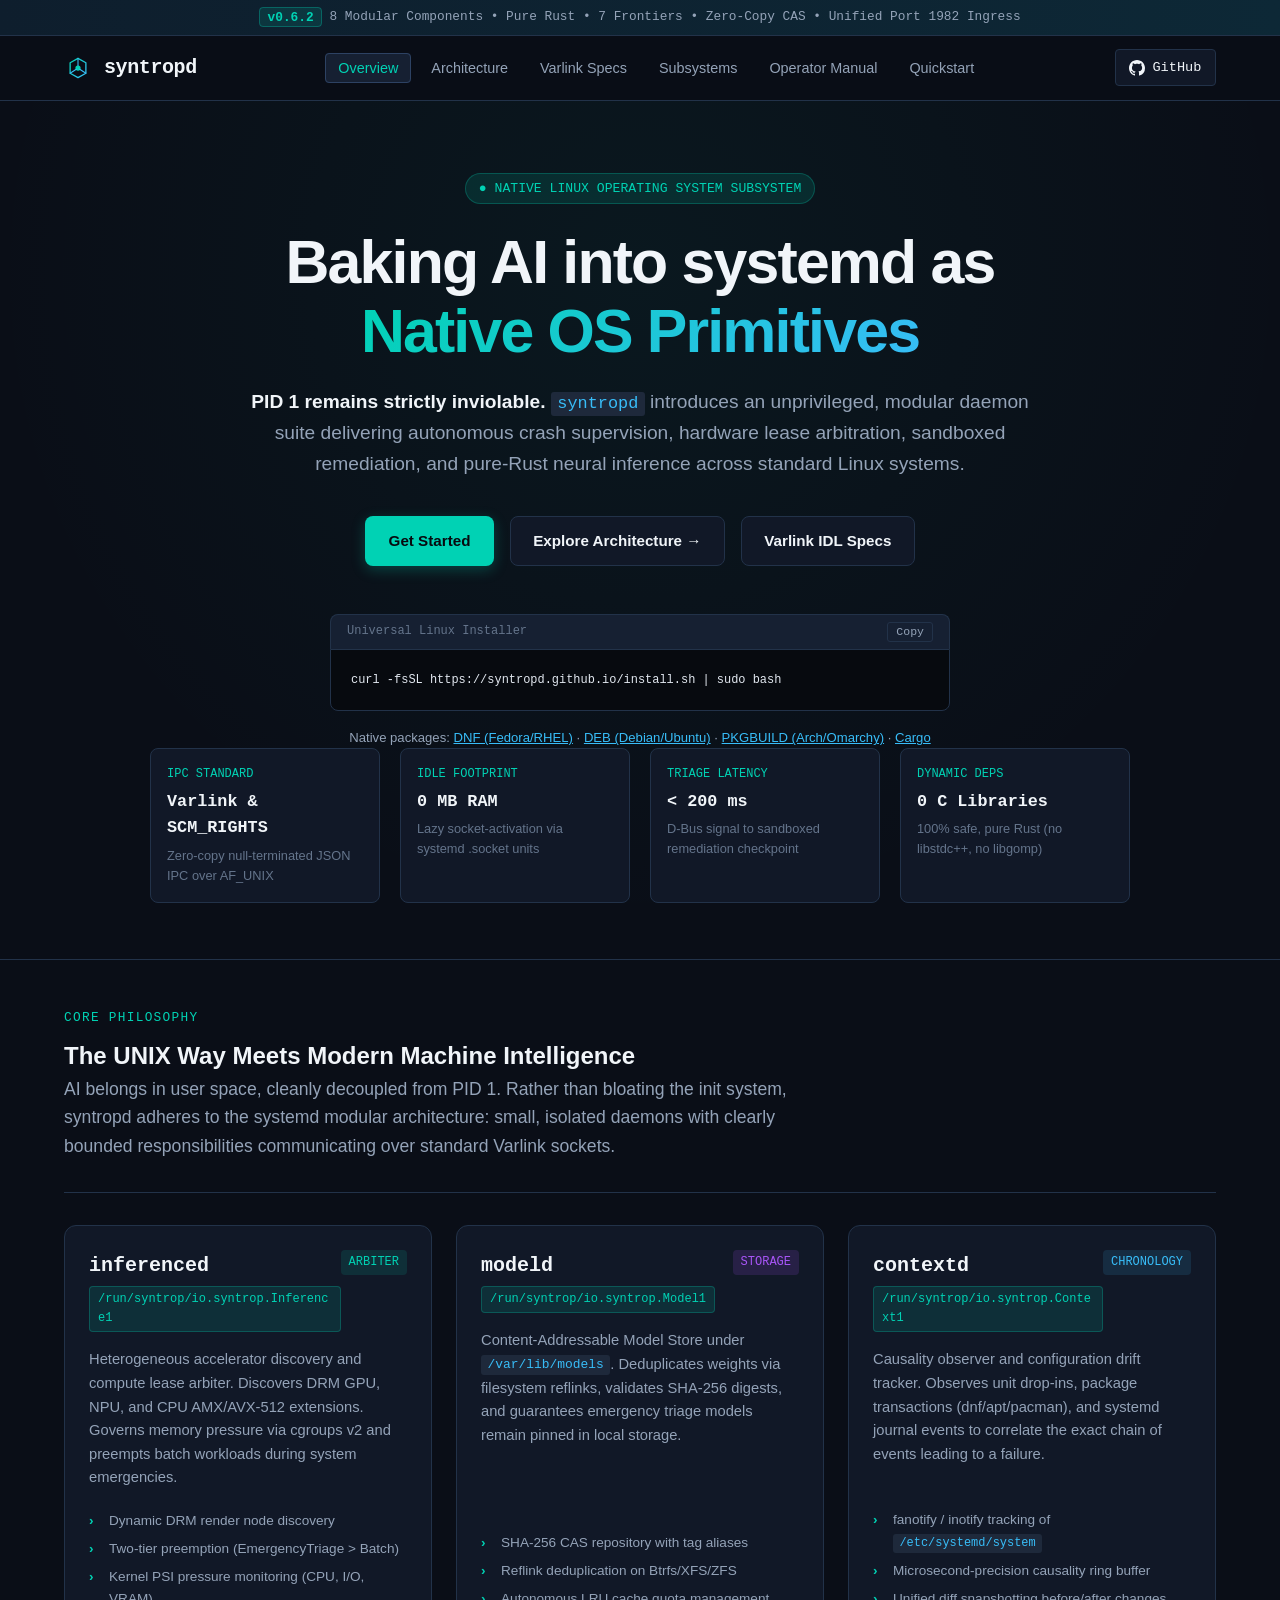
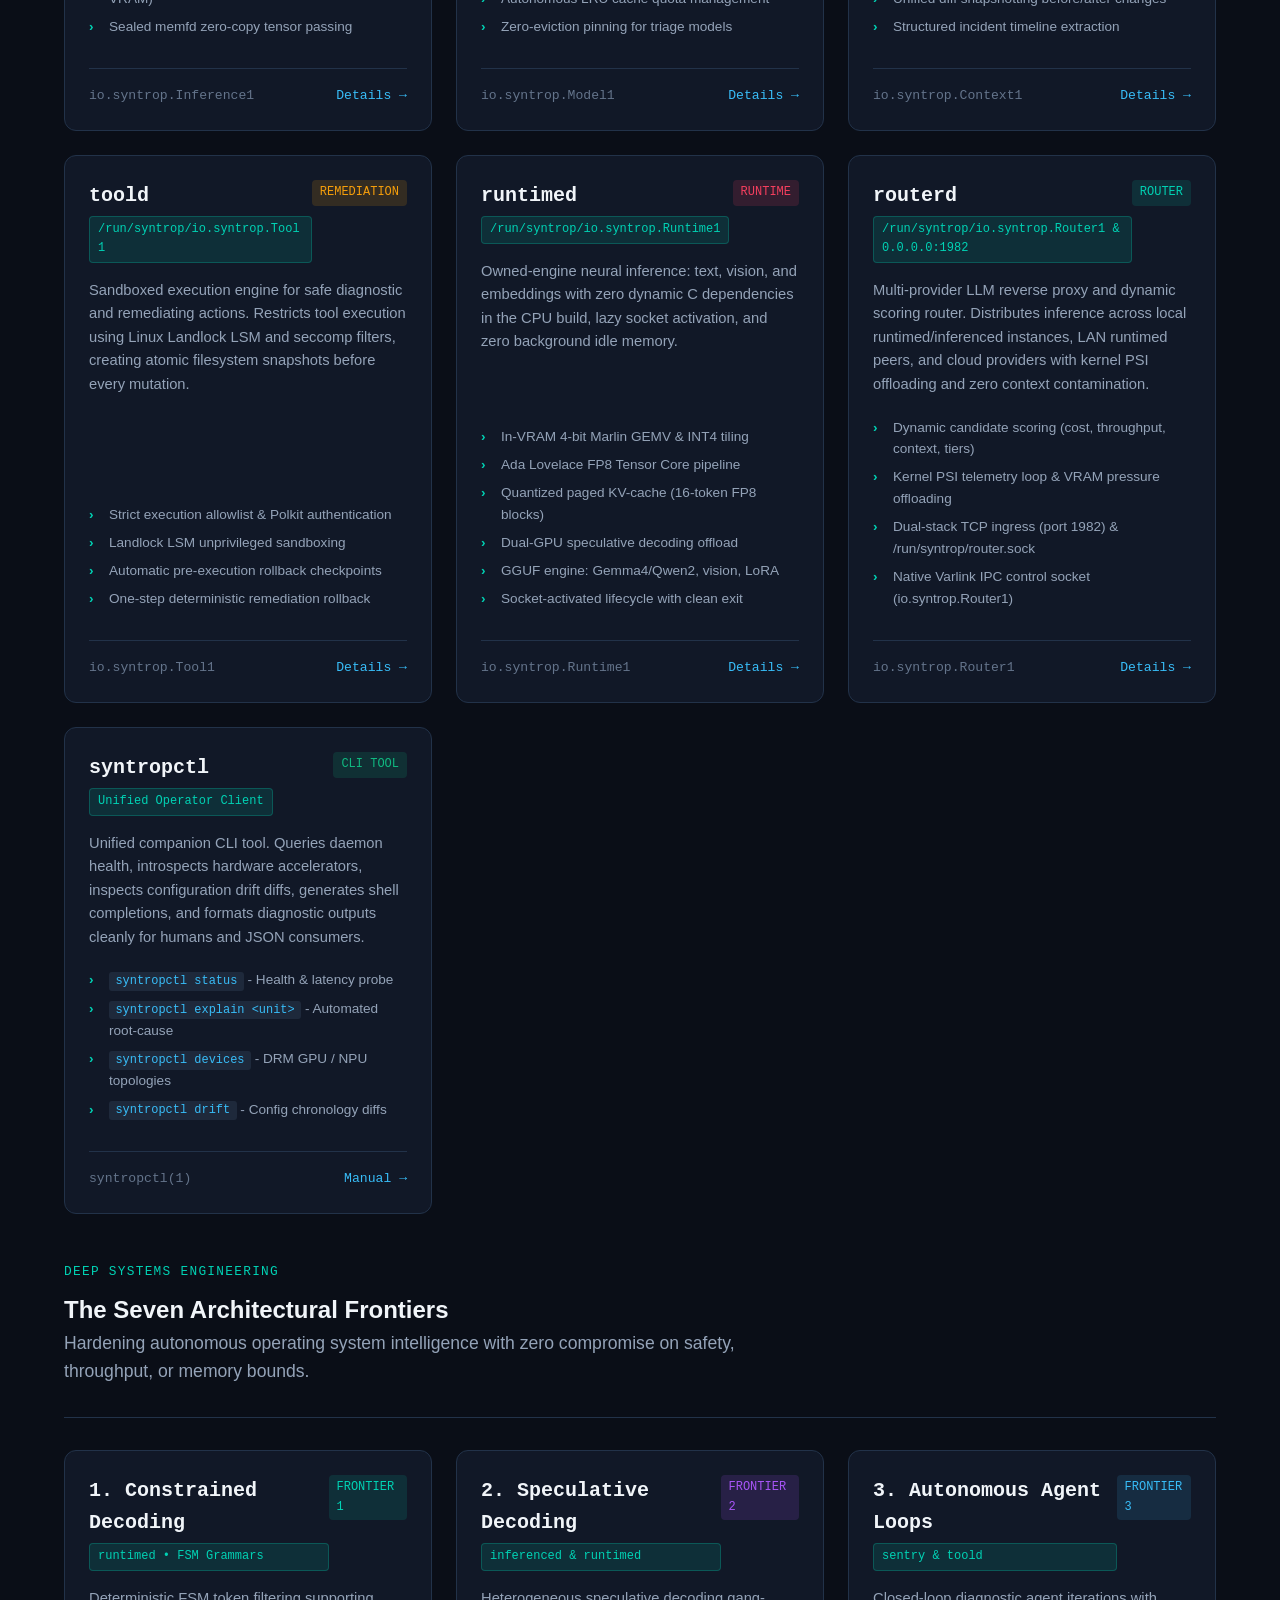
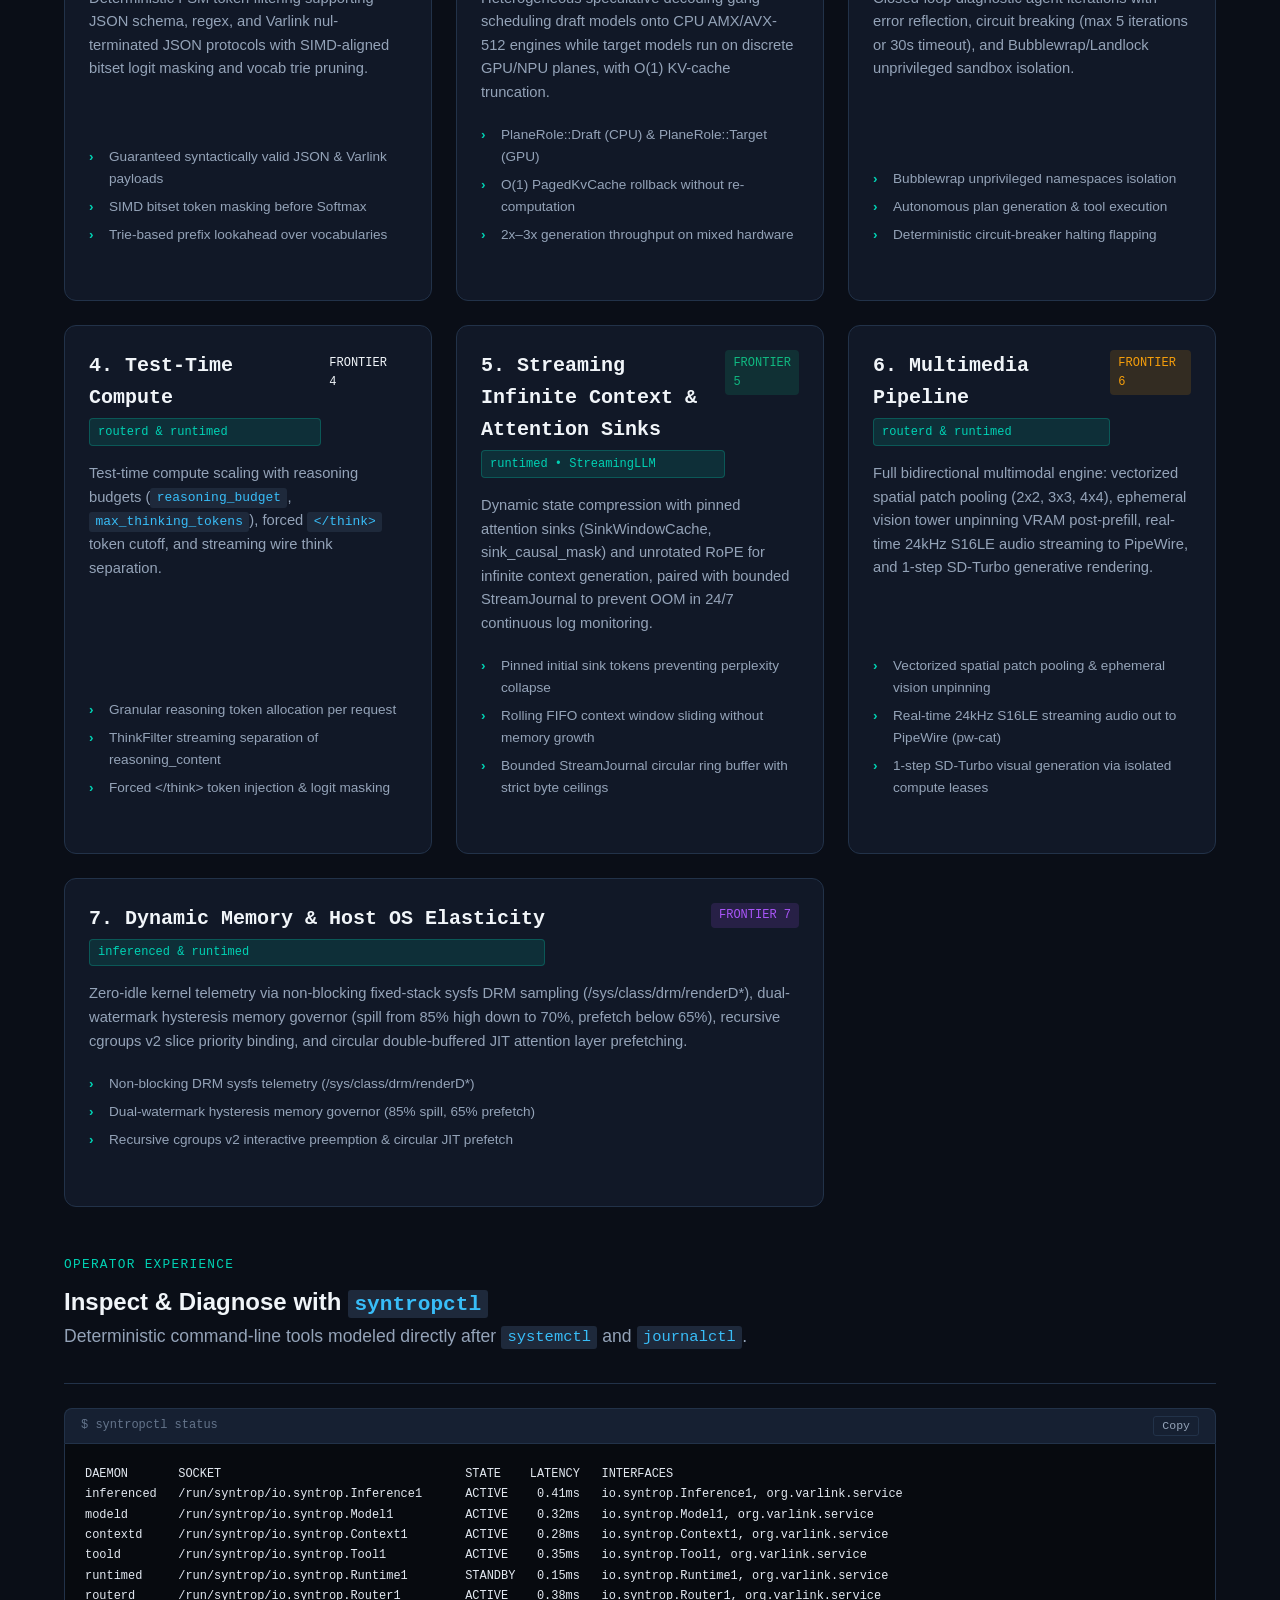
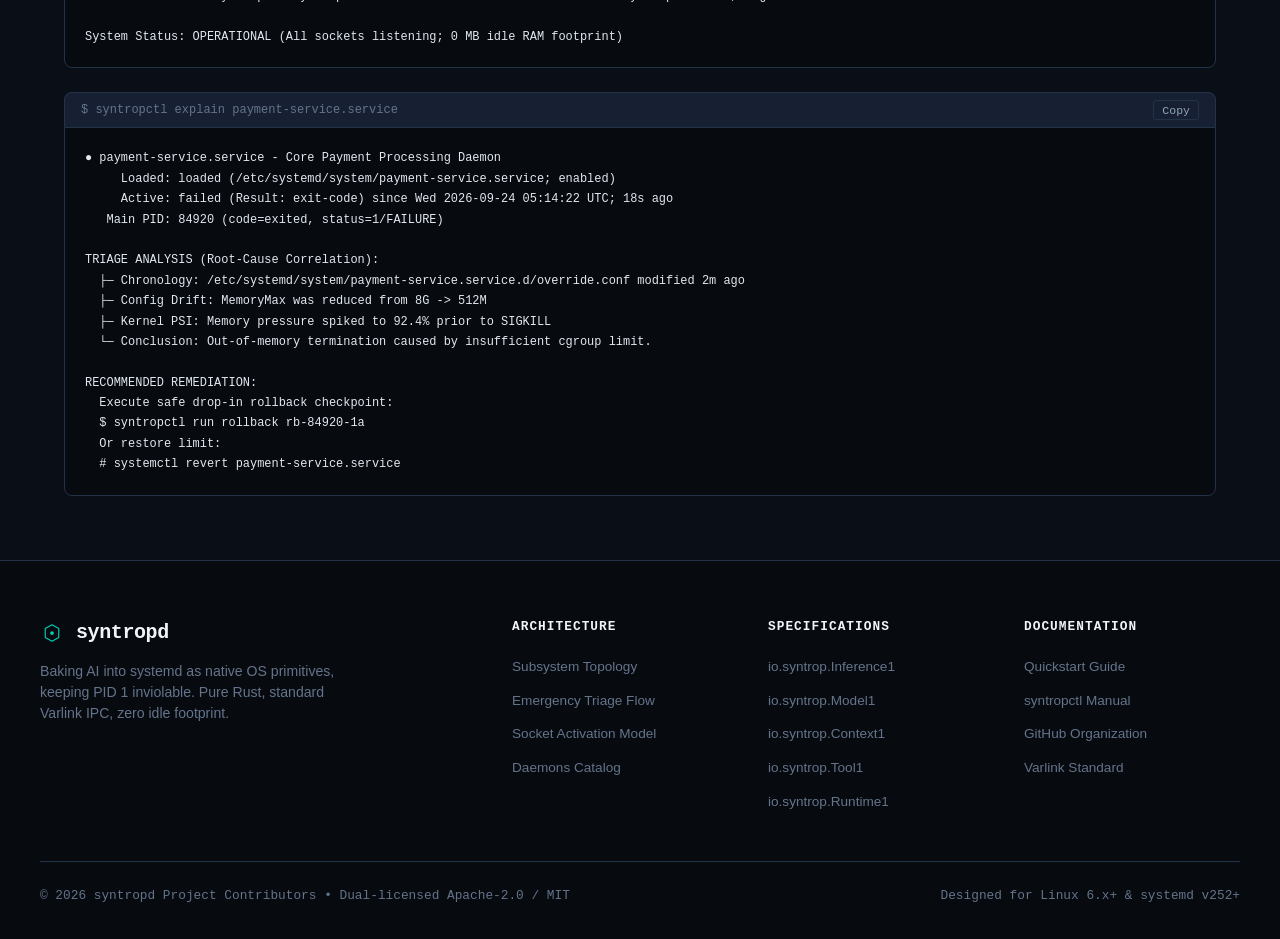
<file: index.html>
<!DOCTYPE html>
<html lang="en">
<head>
  <meta charset="UTF-8">
  <meta name="viewport" content="width=device-width, initial-scale=1.0">
  <meta name="description" content="syntropd - Native AI subsystem for systemd, maintaining PID 1 inviolability with zero idle memory overhead.">
  <meta name="theme-color" content="#0a0e17">
  <title>syntropd — Native AI Subsystem for systemd</title>
  <link rel="icon" type="image/svg+xml" href="favicon.svg">
  <link rel="stylesheet" href="css/style.css">
</head>
<body>

  <!-- Top Announcement Bar -->
  <div class="top-banner">
    <span><span class="badge">v0.6.2</span> 8 Modular Components • Pure Rust • 7 Frontiers • Zero-Copy CAS • Unified Port 1982 Ingress</span>
  </div>

  <!-- Header & Navigation -->
  <header class="site-header">
    <div class="nav-container">
      <a href="index.html" class="brand">
        <svg viewBox="0 0 64 64" width="28" height="28">
          <defs>
            <linearGradient id="nav-grad" x1="0%" y1="0%" x2="100%" y2="100%">
              <stop offset="0%" stop-color="#00d2b4"/>
              <stop offset="100%" stop-color="#38bdf8"/>
            </linearGradient>
          </defs>
          <path d="M32 10 L50 20 L50 44 L32 54 L14 44 L14 20 Z" fill="none" stroke="url(#nav-grad)" stroke-width="3" stroke-linejoin="round"/>
          <circle cx="32" cy="32" r="6" fill="#00d2b4"/>
          <line x1="32" y1="10" x2="32" y2="26" stroke="#38bdf8" stroke-width="2.5" stroke-linecap="round"/>
          <line x1="50" y1="44" x2="36" y2="35" stroke="#38bdf8" stroke-width="2.5" stroke-linecap="round"/>
          <line x1="14" y1="44" x2="28" y2="35" stroke="#38bdf8" stroke-width="2.5" stroke-linecap="round"/>
        </svg>
        <span>syntropd</span>
      </a>

      <button class="nav-toggle" aria-label="Toggle navigation menu" aria-expanded="false">
        <svg width="20" height="20" viewBox="0 0 24 24" fill="none" stroke="currentColor" stroke-width="2"><line x1="3" y1="12" x2="21" y2="12"></line><line x1="3" y1="6" x2="21" y2="6"></line><line x1="3" y1="18" x2="21" y2="18"></line></svg>
      </button>

      <ul class="nav-links">
        <li><a href="index.html" class="active">Overview</a></li>
        <li><a href="architecture.html">Architecture</a></li>
        <li><a href="specifications.html">Varlink Specs</a></li>
        <li><a href="daemons.html">Subsystems</a></li>
        <li><a href="manual.html">Operator Manual</a></li>
        <li><a href="quickstart.html">Quickstart</a></li>
      </ul>

      <div class="nav-actions">
        <a href="https://github.com/syntropd" class="github-btn" target="_blank" rel="noopener noreferrer">
          <svg width="16" height="16" viewBox="0 0 24 24" fill="currentColor"><path d="M12 0C5.37 0 0 5.37 0 12c0 5.31 3.435 9.795 8.205 11.385.6.105.825-.255.825-.57 0-.285-.015-1.23-.015-2.235-3.015.555-3.795-.735-4.035-1.41-.135-.345-.72-1.41-1.23-1.695-.42-.225-1.02-.78-.015-.795.945-.015 1.62.87 1.845 1.23 1.08 1.815 2.805 1.305 3.495.99.105-.78.42-1.305.765-1.605-2.67-.3-5.46-1.335-5.46-5.925 0-1.305.465-2.385 1.23-3.225-.12-.3-.54-1.53.12-3.18 0 0 1.005-.315 3.3 1.23.96-.27 1.98-.405 3-.405s2.04.135 3 .405c2.295-1.56 3.3-1.23 3.3-1.23.66 1.65.24 2.88.12 3.18.765.84 1.23 1.905 1.23 3.225 0 4.605-2.805 5.625-5.475 5.925.435.375.81 1.095.81 2.22 0 1.605-.015 2.895-.015 3.3 0 .315.225.69.825.57A12.02 12.02 0 0024 12c0-6.63-5.37-12-12-12z"/></svg>
          <span>GitHub</span>
        </a>
      </div>
    </div>
  </header>

  <!-- Hero Section -->
  <section class="hero">
    <div class="hero-inner">
      <div class="hero-eyebrow">
        <span>●</span> NATIVE LINUX OPERATING SYSTEM SUBSYSTEM
      </div>
      <h1>
        Baking AI into systemd as <br>
        <span class="highlight">Native OS Primitives</span>
      </h1>
      <p class="hero-lead">
        <strong>PID 1 remains strictly inviolable.</strong> <code>syntropd</code> introduces an unprivileged, modular daemon suite delivering autonomous crash supervision, hardware lease arbitration, sandboxed remediation, and pure-Rust neural inference across standard Linux systems.
      </p>

      <div class="hero-ctas">
        <a href="quickstart.html" class="btn btn-primary">Get Started</a>
        <a href="architecture.html" class="btn btn-secondary">Explore Architecture →</a>
        <a href="specifications.html" class="btn btn-secondary">Varlink IDL Specs</a>
      </div>

      <div class="hero-install" style="max-width: 620px; margin: 2rem auto 0 auto; text-align: left;">
        <div class="code-header">
          <span>Universal Linux Installer</span>
          <button class="copy-btn">Copy</button>
        </div>
        <pre><code class="language-bash">curl -fsSL https://syntropd.github.io/install.sh | sudo bash</code></pre>
        <div style="font-size: 0.82rem; color: var(--text-muted); margin-top: 0.5rem; text-align: center;">
          Native packages: <a href="quickstart.html#distribution-packages" style="color: var(--cyan); text-decoration: underline;">DNF (Fedora/RHEL)</a> · <a href="quickstart.html#distribution-packages" style="color: var(--cyan); text-decoration: underline;">DEB (Debian/Ubuntu)</a> · <a href="quickstart.html#distribution-packages" style="color: var(--cyan); text-decoration: underline;">PKGBUILD (Arch/Omarchy)</a> · <a href="quickstart.html#cargo" style="color: var(--cyan); text-decoration: underline;">Cargo</a>
        </div>
      </div>

      <div class="hero-specs">
        <div class="spec-pill">
          <div class="spec-label">IPC Standard</div>
          <div class="spec-value">Varlink &amp; SCM_RIGHTS</div>
          <div class="spec-desc">Zero-copy null-terminated JSON IPC over AF_UNIX</div>
        </div>
        <div class="spec-pill">
          <div class="spec-label">Idle Footprint</div>
          <div class="spec-value">0 MB RAM</div>
          <div class="spec-desc">Lazy socket-activation via systemd .socket units</div>
        </div>
        <div class="spec-pill">
          <div class="spec-label">Triage Latency</div>
          <div class="spec-value">&lt; 200 ms</div>
          <div class="spec-desc">D-Bus signal to sandboxed remediation checkpoint</div>
        </div>
        <div class="spec-pill">
          <div class="spec-label">Dynamic Deps</div>
          <div class="spec-value">0 C Libraries</div>
          <div class="spec-desc">100% safe, pure Rust (no libstdc++, no libgomp)</div>
        </div>
      </div>
    </div>
  </section>

  <!-- Main Content Wrap -->
  <main class="main-wrap">

    <!-- Mission & Architectural Philosophy -->
    <section>
      <div class="page-header" style="margin-bottom: 2rem;">
        <div class="category">Core Philosophy</div>
        <h2>The UNIX Way Meets Modern Machine Intelligence</h2>
        <p>
          AI belongs in user space, cleanly decoupled from PID 1. Rather than bloating the init system, syntropd adheres to the systemd modular architecture: small, isolated daemons with clearly bounded responsibilities communicating over standard Varlink sockets.
        </p>
      </div>

      <div class="subsystem-grid">
        <!-- inferenced -->
        <div class="daemon-card">
          <div class="daemon-top">
            <div>
              <div class="daemon-name">inferenced</div>
              <div class="daemon-socket">/run/syntrop/io.syntrop.Inference1</div>
            </div>
            <span class="badge" style="background: var(--teal-dim); color: var(--teal); padding: 0.2rem 0.5rem; font-size: 0.75rem; border-radius: 4px; font-family: var(--font-mono);">ARBITER</span>
          </div>
          <p class="daemon-desc">
            Heterogeneous accelerator discovery and compute lease arbiter. Discovers DRM GPU, NPU, and CPU AMX/AVX-512 extensions. Governs memory pressure via cgroups v2 and preempts batch workloads during system emergencies.
          </p>
          <ul class="daemon-features">
            <li>Dynamic DRM render node discovery</li>
            <li>Two-tier preemption (EmergencyTriage &gt; Batch)</li>
            <li>Kernel PSI pressure monitoring (CPU, I/O, VRAM)</li>
            <li>Sealed memfd zero-copy tensor passing</li>
          </ul>
          <div class="daemon-footer">
            <span style="color: var(--text-dim);">io.syntrop.Inference1</span>
            <a href="daemons.html#inferenced">Details →</a>
          </div>
        </div>

        <!-- modeld -->
        <div class="daemon-card">
          <div class="daemon-top">
            <div>
              <div class="daemon-name">modeld</div>
              <div class="daemon-socket">/run/syntrop/io.syntrop.Model1</div>
            </div>
            <span class="badge" style="background: var(--purple-dim); color: var(--purple); padding: 0.2rem 0.5rem; font-size: 0.75rem; border-radius: 4px; font-family: var(--font-mono);">STORAGE</span>
          </div>
          <p class="daemon-desc">
            Content-Addressable Model Store under <code>/var/lib/models</code>. Deduplicates weights via filesystem reflinks, validates SHA-256 digests, and guarantees emergency triage models remain pinned in local storage.
          </p>
          <ul class="daemon-features">
            <li>SHA-256 CAS repository with tag aliases</li>
            <li>Reflink deduplication on Btrfs/XFS/ZFS</li>
            <li>Autonomous LRU cache quota management</li>
            <li>Zero-eviction pinning for triage models</li>
          </ul>
          <div class="daemon-footer">
            <span style="color: var(--text-dim);">io.syntrop.Model1</span>
            <a href="daemons.html#modeld">Details →</a>
          </div>
        </div>

        <!-- contextd -->
        <div class="daemon-card">
          <div class="daemon-top">
            <div>
              <div class="daemon-name">contextd</div>
              <div class="daemon-socket">/run/syntrop/io.syntrop.Context1</div>
            </div>
            <span class="badge" style="background: var(--cyan-dim); color: var(--cyan); padding: 0.2rem 0.5rem; font-size: 0.75rem; border-radius: 4px; font-family: var(--font-mono);">CHRONOLOGY</span>
          </div>
          <p class="daemon-desc">
            Causality observer and configuration drift tracker. Observes unit drop-ins, package transactions (dnf/apt/pacman), and systemd journal events to correlate the exact chain of events leading to a failure.
          </p>
          <ul class="daemon-features">
            <li>fanotify / inotify tracking of <code>/etc/systemd/system</code></li>
            <li>Microsecond-precision causality ring buffer</li>
            <li>Unified diff snapshotting before/after changes</li>
            <li>Structured incident timeline extraction</li>
          </ul>
          <div class="daemon-footer">
            <span style="color: var(--text-dim);">io.syntrop.Context1</span>
            <a href="daemons.html#contextd">Details →</a>
          </div>
        </div>

        <!-- toold -->
        <div class="daemon-card">
          <div class="daemon-top">
            <div>
              <div class="daemon-name">toold</div>
              <div class="daemon-socket">/run/syntrop/io.syntrop.Tool1</div>
            </div>
            <span class="badge" style="background: var(--amber-dim); color: var(--amber); padding: 0.2rem 0.5rem; font-size: 0.75rem; border-radius: 4px; font-family: var(--font-mono);">REMEDIATION</span>
          </div>
          <p class="daemon-desc">
            Sandboxed execution engine for safe diagnostic and remediating actions. Restricts tool execution using Linux Landlock LSM and seccomp filters, creating atomic filesystem snapshots before every mutation.
          </p>
          <ul class="daemon-features">
            <li>Strict execution allowlist &amp; Polkit authentication</li>
            <li>Landlock LSM unprivileged sandboxing</li>
            <li>Automatic pre-execution rollback checkpoints</li>
            <li>One-step deterministic remediation rollback</li>
          </ul>
          <div class="daemon-footer">
            <span style="color: var(--text-dim);">io.syntrop.Tool1</span>
            <a href="daemons.html#toold">Details →</a>
          </div>
        </div>

        <!-- runtimed -->
        <div class="daemon-card">
          <div class="daemon-top">
            <div>
              <div class="daemon-name">runtimed</div>
              <div class="daemon-socket">/run/syntrop/io.syntrop.Runtime1</div>
            </div>
            <span class="badge" style="background: var(--rose-dim); color: var(--rose); padding: 0.2rem 0.5rem; font-size: 0.75rem; border-radius: 4px; font-family: var(--font-mono);">RUNTIME</span>
          </div>
          <p class="daemon-desc">
            Owned-engine neural inference: text, vision, and embeddings with zero dynamic C dependencies in the CPU build, lazy socket activation, and zero background idle memory.
          </p>
          <ul class="daemon-features">
            <li>In-VRAM 4-bit Marlin GEMV &amp; INT4 tiling</li>
            <li>Ada Lovelace FP8 Tensor Core pipeline</li>
            <li>Quantized paged KV-cache (16-token FP8 blocks)</li>
            <li>Dual-GPU speculative decoding offload</li>
            <li>GGUF engine: Gemma4/Qwen2, vision, LoRA</li>
            <li>Socket-activated lifecycle with clean exit</li>
          </ul>
          <div class="daemon-footer">
            <span style="color: var(--text-dim);">io.syntrop.Runtime1</span>
            <a href="daemons.html#runtimed">Details →</a>
          </div>
        </div>

        <!-- routerd -->
        <div class="daemon-card">
          <div class="daemon-top">
            <div>
              <div class="daemon-name">routerd</div>
              <div class="daemon-socket">/run/syntrop/io.syntrop.Router1 &amp; 0.0.0.0:1982</div>
            </div>
            <span class="badge" style="background: var(--teal-dim); color: var(--teal); padding: 0.2rem 0.5rem; font-size: 0.75rem; border-radius: 4px; font-family: var(--font-mono);">ROUTER</span>
          </div>
          <p class="daemon-desc">
            Multi-provider LLM reverse proxy and dynamic scoring router. Distributes inference across local runtimed/inferenced instances, LAN runtimed peers, and cloud providers with kernel PSI offloading and zero context contamination.
          </p>
          <ul class="daemon-features">
            <li>Dynamic candidate scoring (cost, throughput, context, tiers)</li>
            <li>Kernel PSI telemetry loop &amp; VRAM pressure offloading</li>
            <li>Dual-stack TCP ingress (port 1982) &amp; /run/syntrop/router.sock</li>
            <li>Native Varlink IPC control socket (io.syntrop.Router1)</li>
          </ul>
          <div class="daemon-footer">
            <span style="color: var(--text-dim);">io.syntrop.Router1</span>
            <a href="daemons.html#routerd">Details →</a>
          </div>
        </div>

        <!-- syntropctl -->
        <div class="daemon-card">
          <div class="daemon-top">
            <div>
              <div class="daemon-name">syntropctl</div>
              <div class="daemon-socket">Unified Operator Client</div>
            </div>
            <span class="badge" style="background: var(--green-dim); color: var(--green); padding: 0.2rem 0.5rem; font-size: 0.75rem; border-radius: 4px; font-family: var(--font-mono);">CLI TOOL</span>
          </div>
          <p class="daemon-desc">
            Unified companion CLI tool. Queries daemon health, introspects hardware accelerators, inspects configuration drift diffs, generates shell completions, and formats diagnostic outputs cleanly for humans and JSON consumers.
          </p>
          <ul class="daemon-features">
            <li><code>syntropctl status</code> - Health &amp; latency probe</li>
            <li><code>syntropctl explain &lt;unit&gt;</code> - Automated root-cause</li>
            <li><code>syntropctl devices</code> - DRM GPU / NPU topologies</li>
            <li><code>syntropctl drift</code> - Config chronology diffs</li>
          </ul>
          <div class="daemon-footer">
            <span style="color: var(--text-dim);">syntropctl(1)</span>
            <a href="manual.html">Manual →</a>
          </div>
        </div>
      </div>
    </section>

    <!-- 7 Architectural Frontiers -->
    <section style="margin-top: 3rem;">
      <div class="page-header" style="margin-bottom: 2rem;">
        <div class="category">Deep Systems Engineering</div>
        <h2>The Seven Architectural Frontiers</h2>
        <p>Hardening autonomous operating system intelligence with zero compromise on safety, throughput, or memory bounds.</p>
      </div>

      <div class="subsystem-grid">
        <div class="daemon-card">
          <div class="daemon-top">
            <div>
              <div class="daemon-name">1. Constrained Decoding</div>
              <div class="daemon-socket">runtimed • FSM Grammars</div>
            </div>
            <span class="badge" style="background: var(--teal-dim); color: var(--teal); padding: 0.2rem 0.5rem; font-size: 0.75rem; border-radius: 4px; font-family: var(--font-mono);">FRONTIER 1</span>
          </div>
          <p class="daemon-desc">
            Deterministic FSM token filtering supporting JSON schema, regex, and Varlink nul-terminated JSON protocols with SIMD-aligned bitset logit masking and vocab trie pruning.
          </p>
          <ul class="daemon-features">
            <li>Guaranteed syntactically valid JSON &amp; Varlink payloads</li>
            <li>SIMD bitset token masking before Softmax</li>
            <li>Trie-based prefix lookahead over vocabularies</li>
          </ul>
        </div>

        <div class="daemon-card">
          <div class="daemon-top">
            <div>
              <div class="daemon-name">2. Speculative Decoding</div>
              <div class="daemon-socket">inferenced &amp; runtimed</div>
            </div>
            <span class="badge" style="background: var(--purple-dim); color: var(--purple); padding: 0.2rem 0.5rem; font-size: 0.75rem; border-radius: 4px; font-family: var(--font-mono);">FRONTIER 2</span>
          </div>
          <p class="daemon-desc">
            Heterogeneous speculative decoding gang-scheduling draft models onto CPU AMX/AVX-512 engines while target models run on discrete GPU/NPU planes, with O(1) KV-cache truncation.
          </p>
          <ul class="daemon-features">
            <li>PlaneRole::Draft (CPU) &amp; PlaneRole::Target (GPU)</li>
            <li>O(1) PagedKvCache rollback without re-computation</li>
            <li>2x–3x generation throughput on mixed hardware</li>
          </ul>
        </div>

        <div class="daemon-card">
          <div class="daemon-top">
            <div>
              <div class="daemon-name">3. Autonomous Agent Loops</div>
              <div class="daemon-socket">sentry &amp; toold</div>
            </div>
            <span class="badge" style="background: var(--cyan-dim); color: var(--cyan); padding: 0.2rem 0.5rem; font-size: 0.75rem; border-radius: 4px; font-family: var(--font-mono);">FRONTIER 3</span>
          </div>
          <p class="daemon-desc">
            Closed-loop diagnostic agent iterations with error reflection, circuit breaking (max 5 iterations or 30s timeout), and Bubblewrap/Landlock unprivileged sandbox isolation.
          </p>
          <ul class="daemon-features">
            <li>Bubblewrap unprivileged namespaces isolation</li>
            <li>Autonomous plan generation &amp; tool execution</li>
            <li>Deterministic circuit-breaker halting flapping</li>
          </ul>
        </div>

        <div class="daemon-card">
          <div class="daemon-top">
            <div>
              <div class="daemon-name">4. Test-Time Compute</div>
              <div class="daemon-socket">routerd &amp; runtimed</div>
            </div>
            <span class="badge" style="background: var(--yellow-dim); color: var(--yellow); padding: 0.2rem 0.5rem; font-size: 0.75rem; border-radius: 4px; font-family: var(--font-mono);">FRONTIER 4</span>
          </div>
          <p class="daemon-desc">
            Test-time compute scaling with reasoning budgets (<code>reasoning_budget</code>, <code>max_thinking_tokens</code>), forced <code>&lt;/think&gt;</code> token cutoff, and streaming wire think separation.
          </p>
          <ul class="daemon-features">
            <li>Granular reasoning token allocation per request</li>
            <li>ThinkFilter streaming separation of reasoning_content</li>
            <li>Forced &lt;/think&gt; token injection &amp; logit masking</li>
          </ul>
        </div>

        <div class="daemon-card">
          <div class="daemon-top">
            <div>
              <div class="daemon-name">5. Streaming Infinite Context &amp; Attention Sinks</div>
              <div class="daemon-socket">runtimed • StreamingLLM</div>
            </div>
            <span class="badge" style="background: var(--green-dim); color: var(--green); padding: 0.2rem 0.5rem; font-size: 0.75rem; border-radius: 4px; font-family: var(--font-mono);">FRONTIER 5</span>
          </div>
          <p class="daemon-desc">
            Dynamic state compression with pinned attention sinks (SinkWindowCache, sink_causal_mask) and unrotated RoPE for infinite context generation, paired with bounded StreamJournal to prevent OOM in 24/7 continuous log monitoring.
          </p>
          <ul class="daemon-features">
            <li>Pinned initial sink tokens preventing perplexity collapse</li>
            <li>Rolling FIFO context window sliding without memory growth</li>
            <li>Bounded StreamJournal circular ring buffer with strict byte ceilings</li>
          </ul>
        </div>

        <div class="daemon-card">
          <div class="daemon-top">
            <div>
              <div class="daemon-name">6. Multimedia Pipeline</div>
              <div class="daemon-socket">routerd &amp; runtimed</div>
            </div>
            <span class="badge" style="background: var(--amber-dim); color: var(--amber); padding: 0.2rem 0.5rem; font-size: 0.75rem; border-radius: 4px; font-family: var(--font-mono);">FRONTIER 6</span>
          </div>
          <p class="daemon-desc">
            Full bidirectional multimodal engine: vectorized spatial patch pooling (2x2, 3x3, 4x4), ephemeral vision tower unpinning VRAM post-prefill, real-time 24kHz S16LE audio streaming to PipeWire, and 1-step SD-Turbo generative rendering.
          </p>
          <ul class="daemon-features">
            <li>Vectorized spatial patch pooling &amp; ephemeral vision unpinning</li>
            <li>Real-time 24kHz S16LE streaming audio out to PipeWire (pw-cat)</li>
            <li>1-step SD-Turbo visual generation via isolated compute leases</li>
          </ul>
        </div>

        <div class="daemon-card" style="grid-column: span 2;">
          <div class="daemon-top">
            <div>
              <div class="daemon-name">7. Dynamic Memory &amp; Host OS Elasticity</div>
              <div class="daemon-socket">inferenced &amp; runtimed</div>
            </div>
            <span class="badge" style="background: var(--purple-dim); color: var(--purple); padding: 0.2rem 0.5rem; font-size: 0.75rem; border-radius: 4px; font-family: var(--font-mono);">FRONTIER 7</span>
          </div>
          <p class="daemon-desc">
            Zero-idle kernel telemetry via non-blocking fixed-stack sysfs DRM sampling (/sys/class/drm/renderD*), dual-watermark hysteresis memory governor (spill from 85% high down to 70%, prefetch below 65%), recursive cgroups v2 slice priority binding, and circular double-buffered JIT attention layer prefetching.
          </p>
          <ul class="daemon-features">
            <li>Non-blocking DRM sysfs telemetry (/sys/class/drm/renderD*)</li>
            <li>Dual-watermark hysteresis memory governor (85% spill, 65% prefetch)</li>
            <li>Recursive cgroups v2 interactive preemption &amp; circular JIT prefetch</li>
          </ul>
        </div>
      </div>
    </section>

    <!-- Quick Terminal Showcase -->
    <section style="margin-top: 2rem;">
      <div class="page-header" style="margin-bottom: 1.5rem;">
        <div class="category">Operator Experience</div>
        <h2>Inspect &amp; Diagnose with <code>syntropctl</code></h2>
        <p>Deterministic command-line tools modeled directly after <code>systemctl</code> and <code>journalctl</code>.</p>
      </div>

      <div class="code-header">
        <span>$ syntropctl status</span>
        <button class="copy-btn">Copy</button>
      </div>
      <pre><code>DAEMON       SOCKET                                  STATE    LATENCY   INTERFACES
inferenced   /run/syntrop/io.syntrop.Inference1      ACTIVE    0.41ms   io.syntrop.Inference1, org.varlink.service
modeld       /run/syntrop/io.syntrop.Model1          ACTIVE    0.32ms   io.syntrop.Model1, org.varlink.service
contextd     /run/syntrop/io.syntrop.Context1        ACTIVE    0.28ms   io.syntrop.Context1, org.varlink.service
toold        /run/syntrop/io.syntrop.Tool1           ACTIVE    0.35ms   io.syntrop.Tool1, org.varlink.service
runtimed     /run/syntrop/io.syntrop.Runtime1        STANDBY   0.15ms   io.syntrop.Runtime1, org.varlink.service
routerd      /run/syntrop/io.syntrop.Router1         ACTIVE    0.38ms   io.syntrop.Router1, org.varlink.service

System Status: OPERATIONAL (All sockets listening; 0 MB idle RAM footprint)</code></pre>

      <div class="code-header" style="margin-top: 1.5rem;">
        <span>$ syntropctl explain payment-service.service</span>
        <button class="copy-btn">Copy</button>
      </div>
      <pre><code>● payment-service.service - Core Payment Processing Daemon
     Loaded: loaded (/etc/systemd/system/payment-service.service; enabled)
     Active: failed (Result: exit-code) since Wed 2026-09-24 05:14:22 UTC; 18s ago
   Main PID: 84920 (code=exited, status=1/FAILURE)

TRIAGE ANALYSIS (Root-Cause Correlation):
  ├─ Chronology: /etc/systemd/system/payment-service.service.d/override.conf modified 2m ago
  ├─ Config Drift: MemoryMax was reduced from 8G -> 512M
  ├─ Kernel PSI: Memory pressure spiked to 92.4% prior to SIGKILL
  └─ Conclusion: Out-of-memory termination caused by insufficient cgroup limit.

RECOMMENDED REMEDIATION:
  Execute safe drop-in rollback checkpoint:
  $ syntropctl run rollback rb-84920-1a
  Or restore limit:
  # systemctl revert payment-service.service</code></pre>
    </section>

  </main>

  <!-- Site Footer -->
  <footer class="site-footer">
    <div class="footer-inner">
      <div class="footer-brand">
        <div class="brand">
          <svg viewBox="0 0 64 64" width="24" height="24">
            <path d="M32 10 L50 20 L50 44 L32 54 L14 44 L14 20 Z" fill="none" stroke="#00d2b4" stroke-width="3" stroke-linejoin="round"/>
            <circle cx="32" cy="32" r="5" fill="#00d2b4"/>
          </svg>
          <span>syntropd</span>
        </div>
        <p>Baking AI into systemd as native OS primitives, keeping PID 1 inviolable. Pure Rust, standard Varlink IPC, zero idle footprint.</p>
      </div>

      <div class="footer-col">
        <h4>Architecture</h4>
        <ul>
          <li><a href="architecture.html#topology">Subsystem Topology</a></li>
          <li><a href="architecture.html#triage">Emergency Triage Flow</a></li>
          <li><a href="architecture.html#socket">Socket Activation Model</a></li>
          <li><a href="daemons.html">Daemons Catalog</a></li>
        </ul>
      </div>

      <div class="footer-col">
        <h4>Specifications</h4>
        <ul>
          <li><a href="specifications.html#inference">io.syntrop.Inference1</a></li>
          <li><a href="specifications.html#model">io.syntrop.Model1</a></li>
          <li><a href="specifications.html#context">io.syntrop.Context1</a></li>
          <li><a href="specifications.html#tool">io.syntrop.Tool1</a></li>
          <li><a href="specifications.html#runtime">io.syntrop.Runtime1</a></li>
        </ul>
      </div>

      <div class="footer-col">
        <h4>Documentation</h4>
        <ul>
          <li><a href="quickstart.html">Quickstart Guide</a></li>
          <li><a href="manual.html">syntropctl Manual</a></li>
          <li><a href="https://github.com/syntropd" target="_blank" rel="noopener noreferrer">GitHub Organization</a></li>
          <li><a href="https://varlink.org" target="_blank" rel="noopener noreferrer">Varlink Standard</a></li>
        </ul>
      </div>
    </div>

    <div class="footer-bottom">
      <span>&copy; 2026 syntropd Project Contributors • Dual-licensed Apache-2.0 / MIT</span>
      <span>Designed for Linux 6.x+ &amp; systemd v252+</span>
    </div>
  </footer>

  <script src="js/app.js"></script>
</body>
</html>
</file>
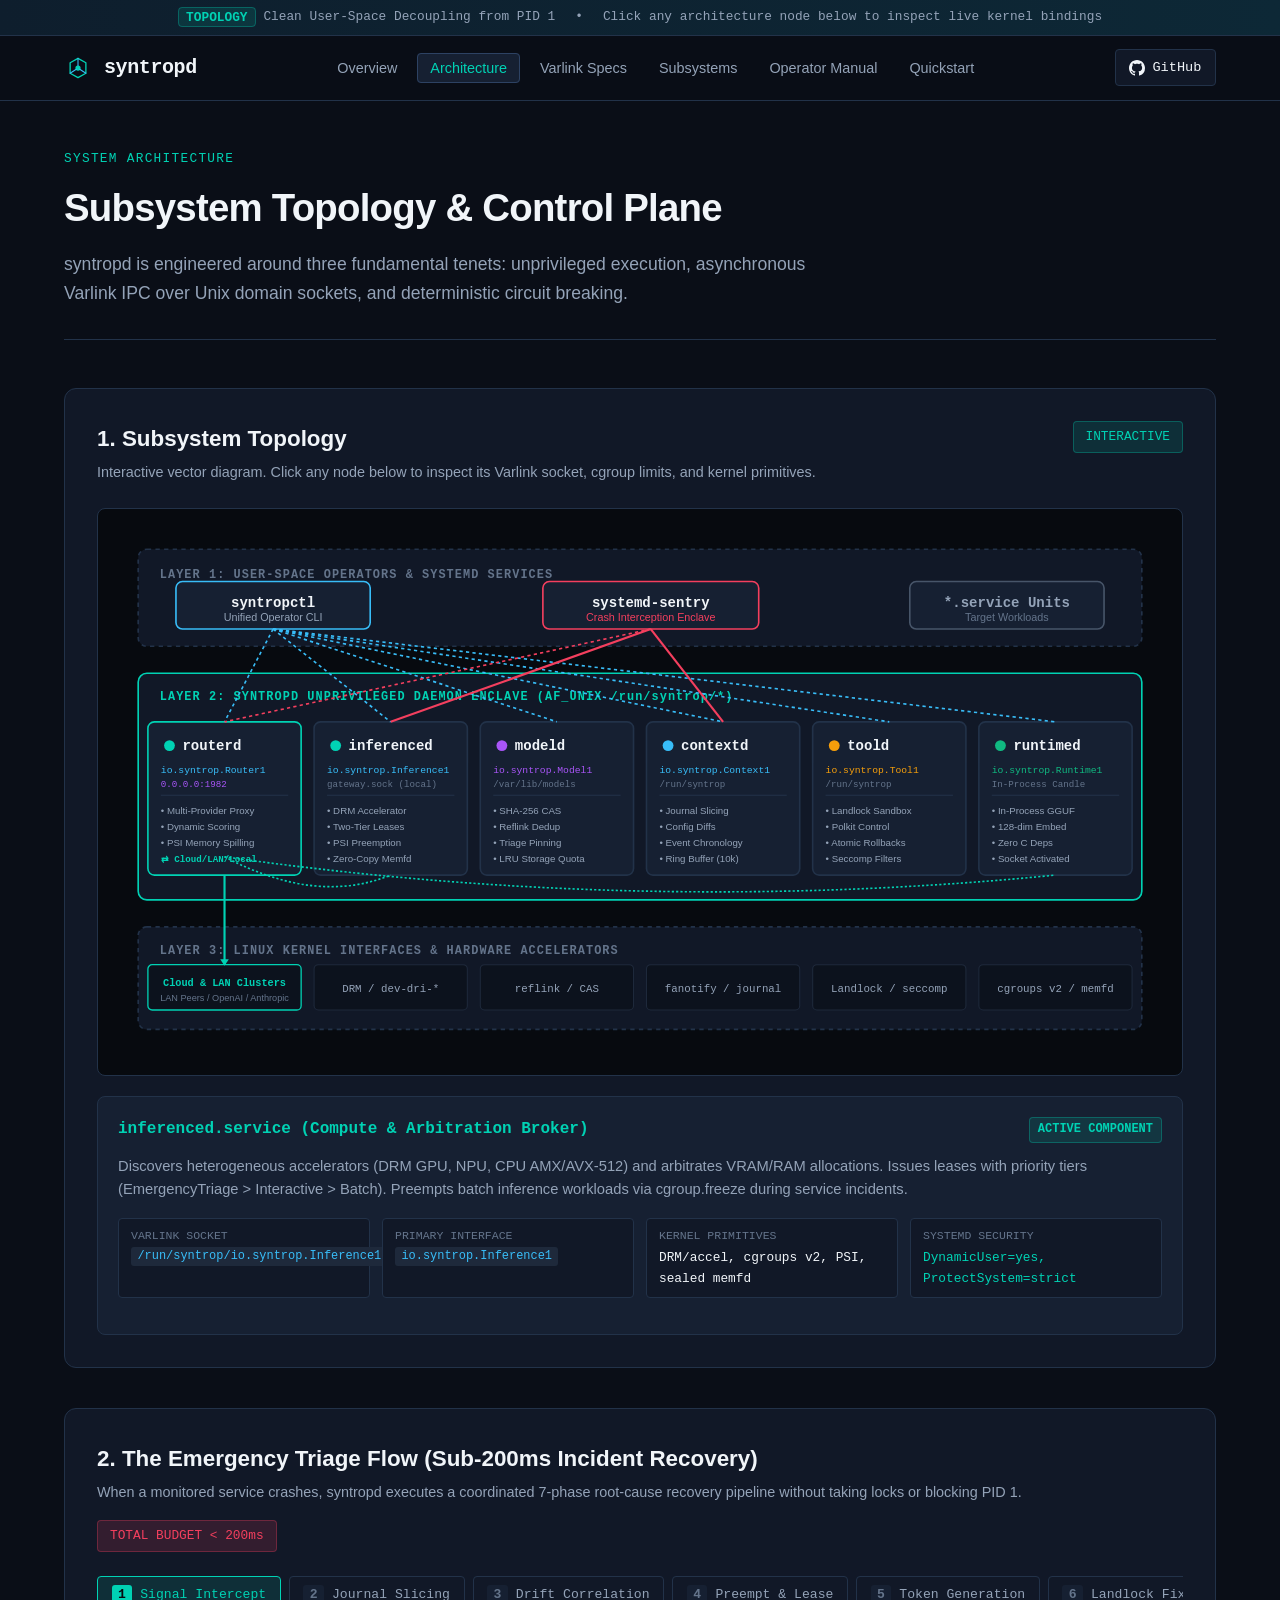
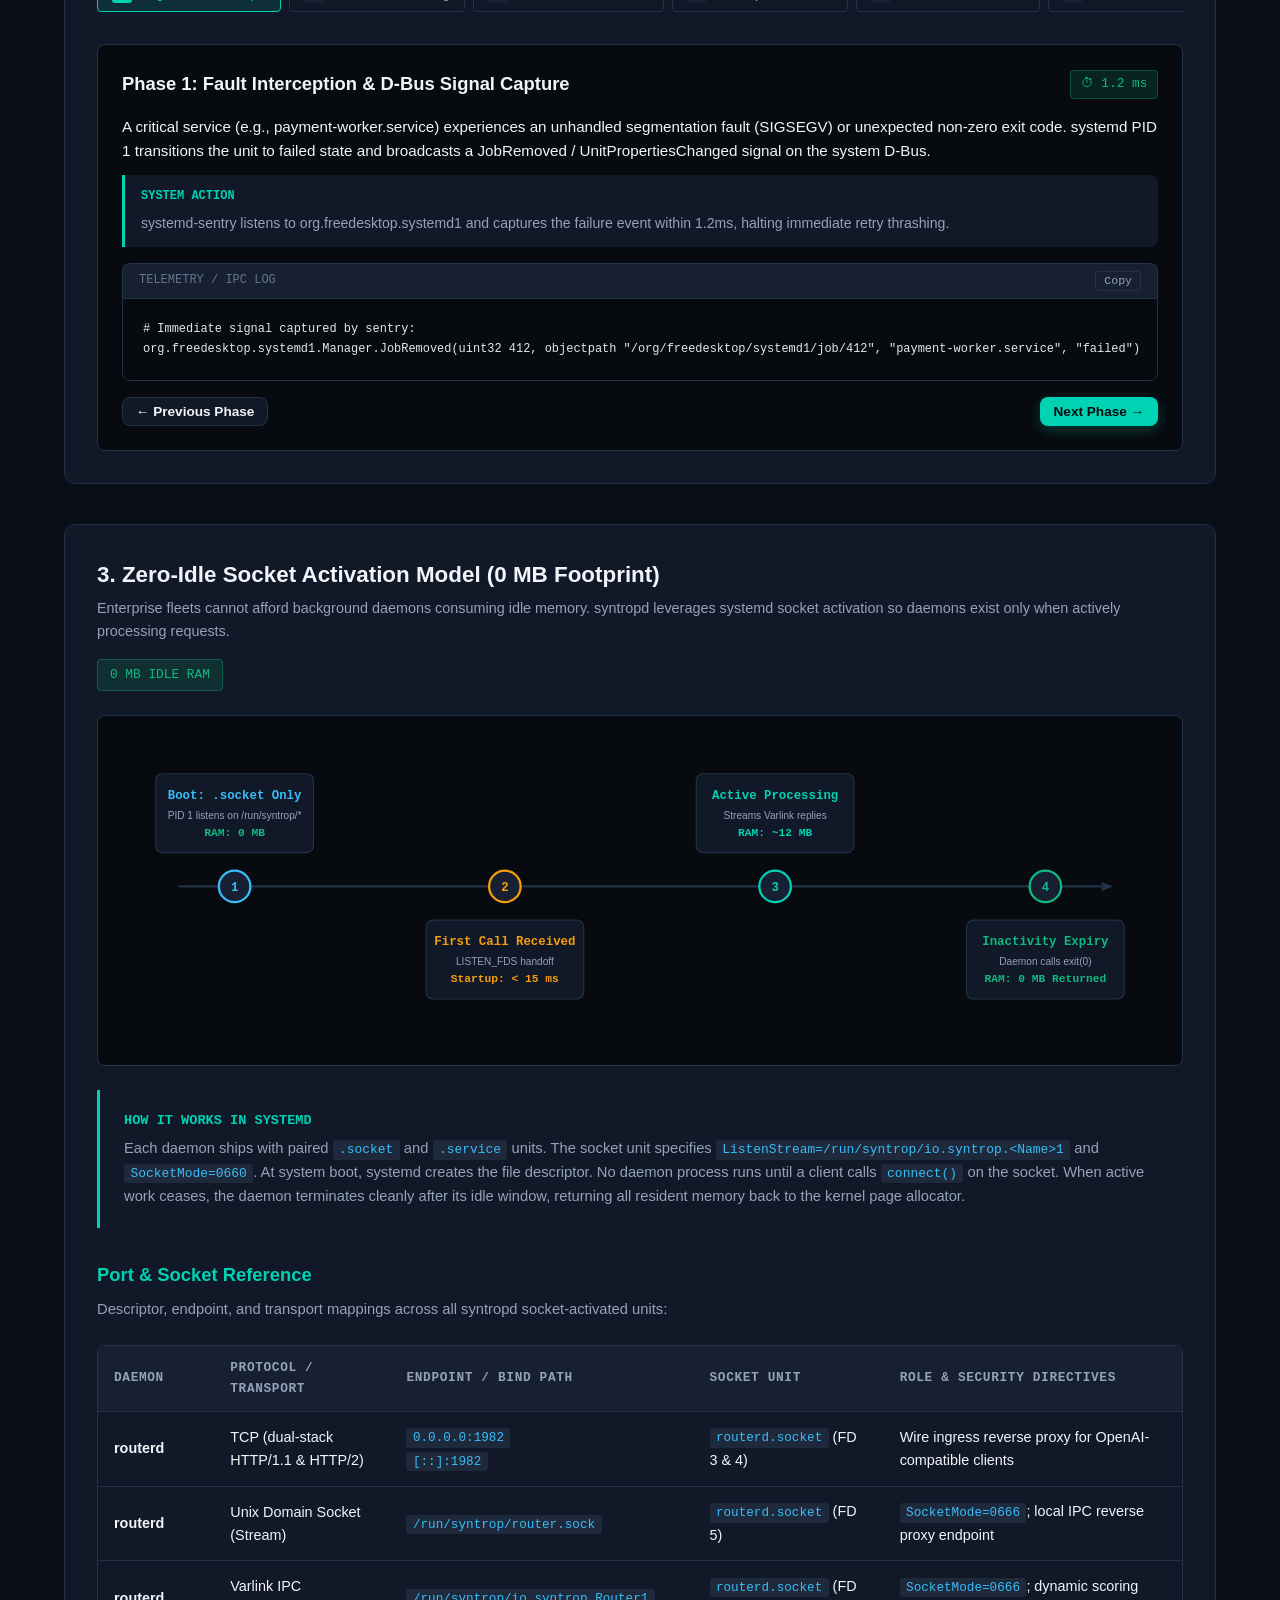
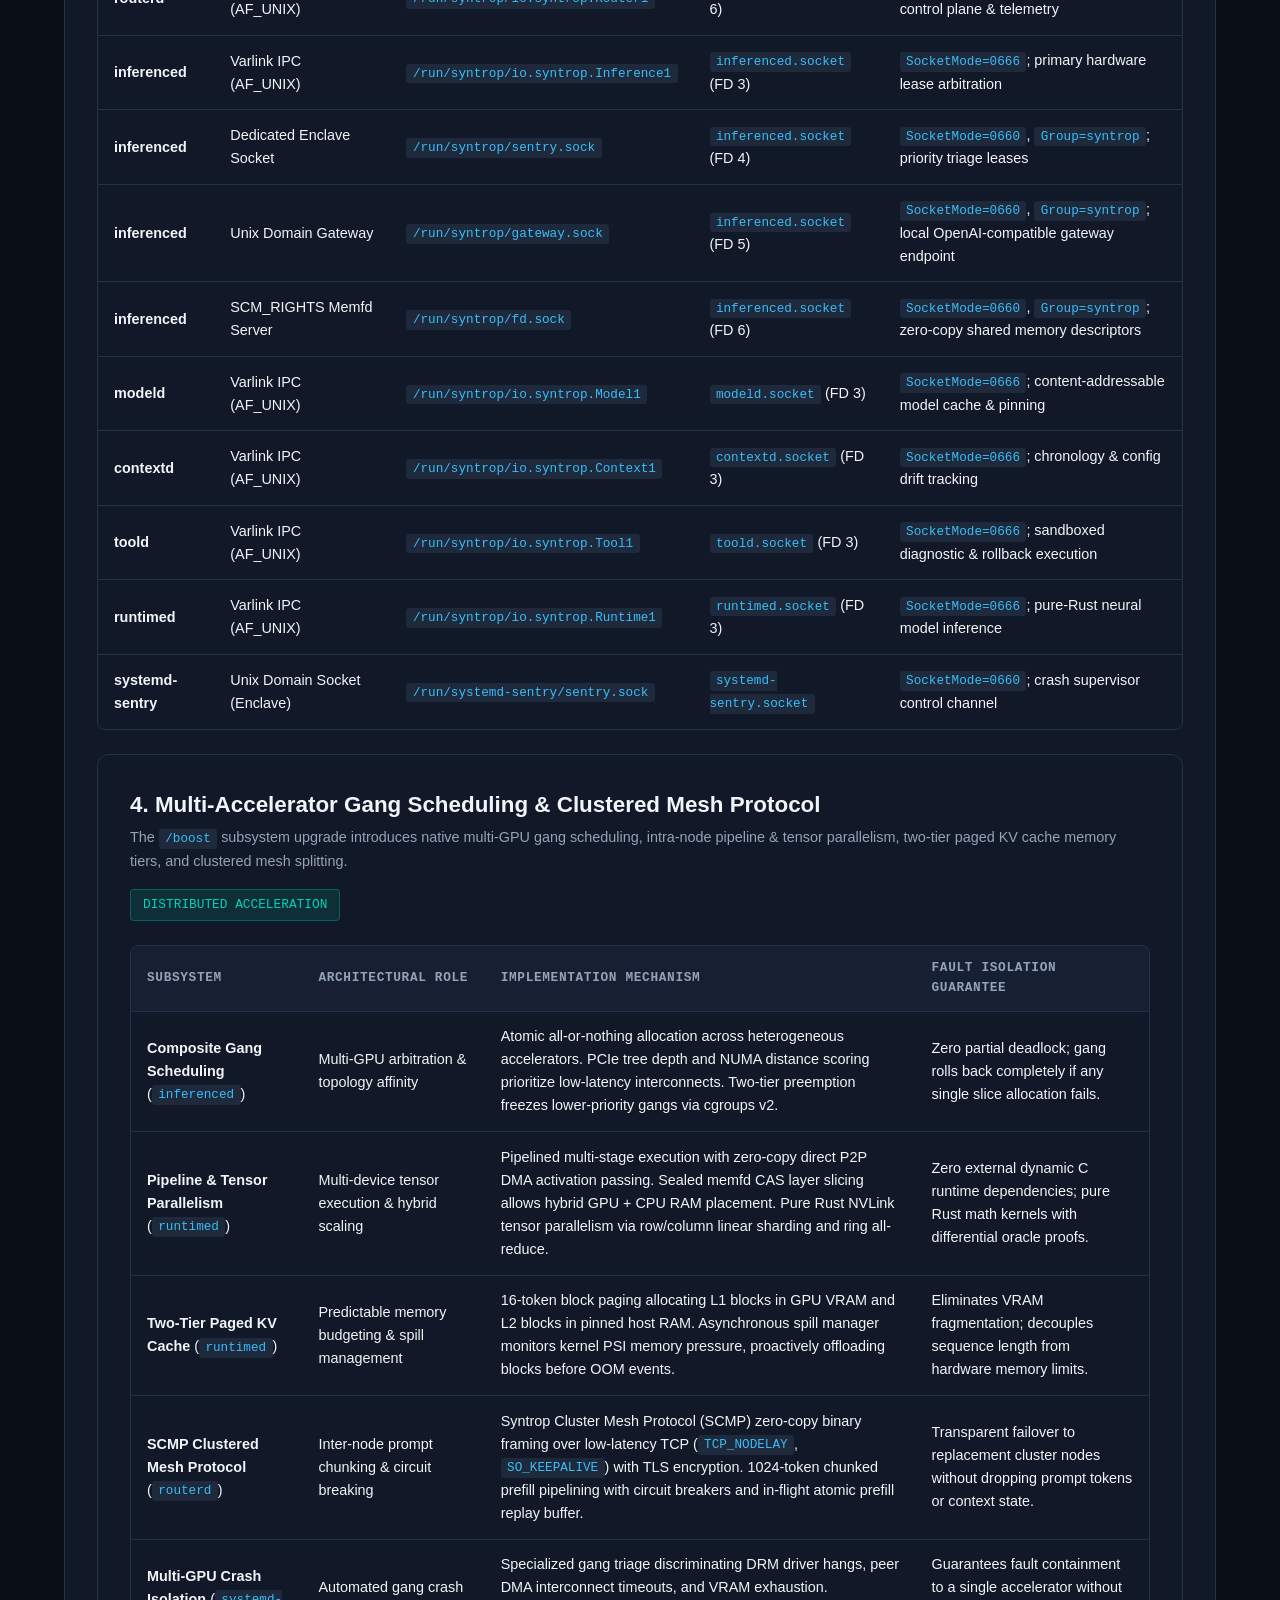
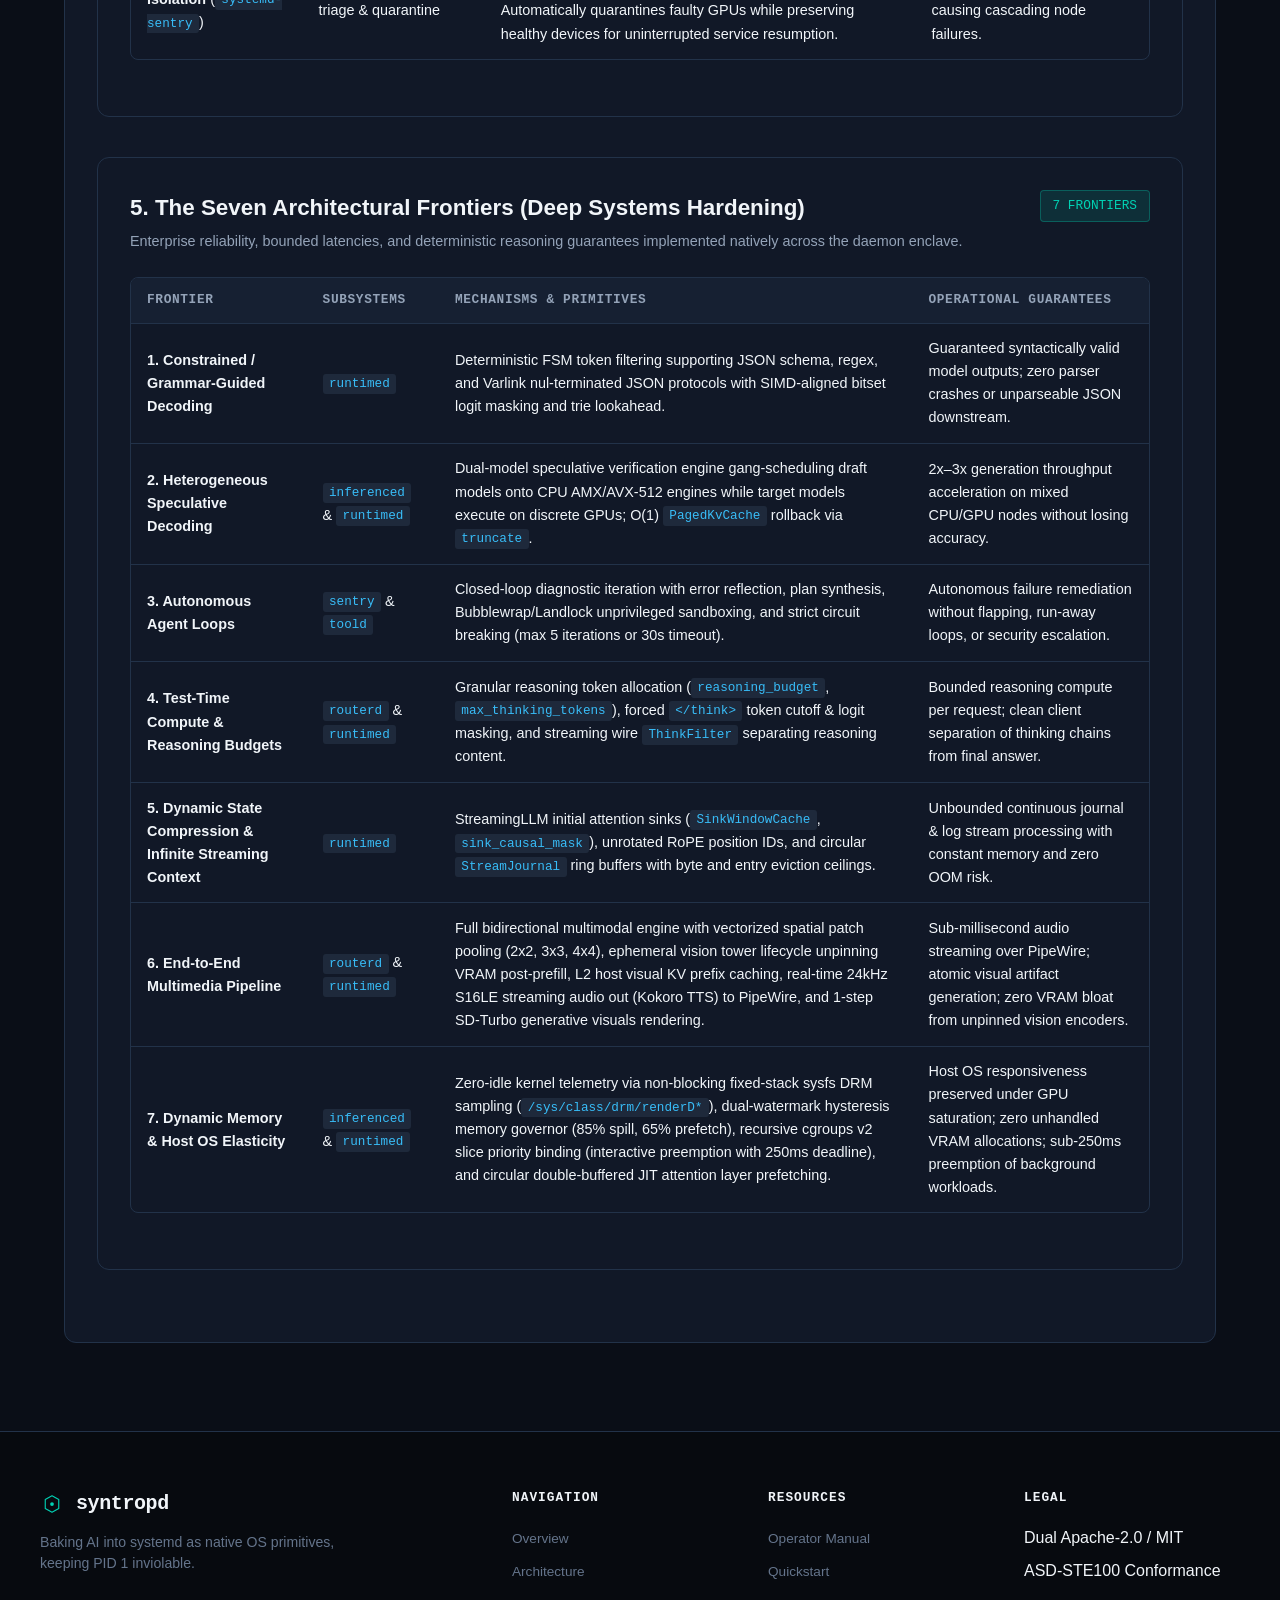
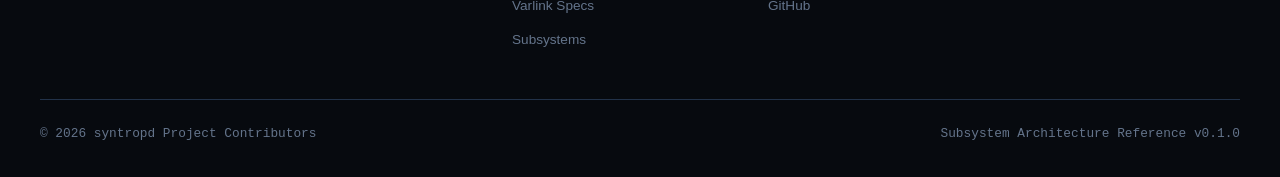
<file: architecture.html>
<!DOCTYPE html>
<html lang="en">
<head>
  <meta charset="UTF-8">
  <meta name="viewport" content="width=device-width, initial-scale=1.0">
  <meta name="description" content="syntropd Architecture - Subsystem Topology, Emergency Triage Flow, and Zero-Idle Socket Activation.">
  <meta name="theme-color" content="#0a0e17">
  <title>Architecture &amp; Topology — syntropd</title>
  <link rel="icon" type="image/svg+xml" href="favicon.svg">
  <link rel="stylesheet" href="css/style.css">
</head>
<body>

  <!-- Top Announcement Bar -->
  <div class="top-banner">
    <span><span class="badge">TOPOLOGY</span> Clean User-Space Decoupling from PID 1</span>
    <span>•</span>
    <span>Click any architecture node below to inspect live kernel bindings</span>
  </div>

  <!-- Header & Navigation -->
  <header class="site-header">
    <div class="nav-container">
      <a href="index.html" class="brand">
        <svg viewBox="0 0 64 64" width="28" height="28">
          <path d="M32 10 L50 20 L50 44 L32 54 L14 44 L14 20 Z" fill="none" stroke="#00d2b4" stroke-width="3" stroke-linejoin="round"/>
          <circle cx="32" cy="32" r="6" fill="#00d2b4"/>
          <line x1="32" y1="10" x2="32" y2="26" stroke="#38bdf8" stroke-width="2.5" stroke-linecap="round"/>
          <line x1="50" y1="44" x2="36" y2="35" stroke="#38bdf8" stroke-width="2.5" stroke-linecap="round"/>
          <line x1="14" y1="44" x2="28" y2="35" stroke="#38bdf8" stroke-width="2.5" stroke-linecap="round"/>
        </svg>
        <span>syntropd</span>
      </a>

      <button class="nav-toggle" aria-label="Toggle navigation menu" aria-expanded="false">
        <svg width="20" height="20" viewBox="0 0 24 24" fill="none" stroke="currentColor" stroke-width="2"><line x1="3" y1="12" x2="21" y2="12"></line><line x1="3" y1="6" x2="21" y2="6"></line><line x1="3" y1="18" x2="21" y2="18"></line></svg>
      </button>

      <ul class="nav-links">
        <li><a href="index.html">Overview</a></li>
        <li><a href="architecture.html" class="active">Architecture</a></li>
        <li><a href="specifications.html">Varlink Specs</a></li>
        <li><a href="daemons.html">Subsystems</a></li>
        <li><a href="manual.html">Operator Manual</a></li>
        <li><a href="quickstart.html">Quickstart</a></li>
      </ul>

      <div class="nav-actions">
        <a href="https://github.com/syntropd" class="github-btn" target="_blank" rel="noopener noreferrer">
          <svg width="16" height="16" viewBox="0 0 24 24" fill="currentColor"><path d="M12 0C5.37 0 0 5.37 0 12c0 5.31 3.435 9.795 8.205 11.385.6.105.825-.255.825-.57 0-.285-.015-1.23-.015-2.235-3.015.555-3.795-.735-4.035-1.41-.135-.345-.72-1.41-1.23-1.695-.42-.225-1.02-.78-.015-.795.945-.015 1.62.87 1.845 1.23 1.08 1.815 2.805 1.305 3.495.99.105-.78.42-1.305.765-1.605-2.67-.3-5.46-1.335-5.46-5.925 0-1.305.465-2.385 1.23-3.225-.12-.3-.54-1.53.12-3.18 0 0 1.005-.315 3.3 1.23.96-.27 1.98-.405 3-.405s2.04.135 3 .405c2.295-1.56 3.3-1.23 3.3-1.23.66 1.65.24 2.88.12 3.18.765.84 1.23 1.905 1.23 3.225 0 4.605-2.805 5.625-5.475 5.925.435.375.81 1.095.81 2.22 0 1.605-.015 2.895-.015 3.3 0 .315.225.69.825.57A12.02 12.02 0 0024 12c0-6.63-5.37-12-12-12z"/></svg>
          <span>GitHub</span>
        </a>
      </div>
    </div>
  </header>

  <!-- Main Wrap -->
  <main class="main-wrap">

    <div class="page-header">
      <div class="category">System Architecture</div>
      <h1>Subsystem Topology &amp; Control Plane</h1>
      <p>
        syntropd is engineered around three fundamental tenets: unprivileged execution, asynchronous Varlink IPC over Unix domain sockets, and deterministic circuit breaking.
      </p>
    </div>

    <!-- Section 1: Subsystem Topology Diagram -->
    <section id="topology" class="diagram-card">
      <div class="diagram-header">
        <div>
          <h2>1. Subsystem Topology</h2>
          <p>Interactive vector diagram. Click any node below to inspect its Varlink socket, cgroup limits, and kernel primitives.</p>
        </div>
        <span class="badge" style="background: var(--teal-dim); color: var(--teal); padding: 0.3rem 0.75rem; border-radius: 4px; font-family: var(--font-mono); font-size: 0.8rem; border: 1px solid rgba(0,210,180,0.3);">INTERACTIVE</span>
      </div>

      <div class="diagram-viewport">
        <svg class="interactive-arch" viewBox="0 0 960 480" xmlns="http://www.w3.org/2000/svg">
          <!-- Background Groups -->
          <rect x="15" y="15" width="930" height="90" rx="8" fill="#111827" stroke="#223249" stroke-width="1.5" stroke-dasharray="4 4"/>
          <text x="35" y="42" fill="#64748b" font-family="ui-monospace, monospace" font-size="11" font-weight="700" letter-spacing="1">LAYER 1: USER-SPACE OPERATORS &amp; SYSTEMD SERVICES</text>

          <rect x="15" y="130" width="930" height="210" rx="8" fill="#111827" stroke="#00d2b4" stroke-width="1.5"/>
          <text x="35" y="155" fill="#00d2b4" font-family="ui-monospace, monospace" font-size="11" font-weight="700" letter-spacing="1">LAYER 2: SYNTROPD UNPRIVILEGED DAEMON ENCLAVE (AF_UNIX /run/syntrop/*)</text>

          <rect x="15" y="365" width="930" height="95" rx="8" fill="#111827" stroke="#223249" stroke-width="1.5" stroke-dasharray="4 4"/>
          <text x="35" y="390" fill="#64748b" font-family="ui-monospace, monospace" font-size="11" font-weight="700" letter-spacing="1">LAYER 3: LINUX KERNEL INTERFACES &amp; HARDWARE ACCELERATORS</text>

          <!-- Layer 1 Nodes -->
          <g class="arch-node" data-node="syntropctl" transform="translate(50, 45)">
            <rect width="180" height="44" rx="6" fill="#162032" stroke="#38bdf8" stroke-width="1.5"/>
            <text x="90" y="24" fill="#f1f5f9" font-family="ui-monospace, monospace" font-size="13" font-weight="700" text-anchor="middle">syntropctl</text>
            <text x="90" y="37" fill="#94a3b8" font-family="sans-serif" font-size="10" text-anchor="middle">Unified Operator CLI</text>
          </g>

          <g class="arch-node" data-node="sentry" transform="translate(390, 45)">
            <rect width="200" height="44" rx="6" fill="#162032" stroke="#f43f5e" stroke-width="1.5"/>
            <text x="100" y="24" fill="#f1f5f9" font-family="ui-monospace, monospace" font-size="13" font-weight="700" text-anchor="middle">systemd-sentry</text>
            <text x="100" y="37" fill="#f43f5e" font-family="sans-serif" font-size="10" text-anchor="middle">Crash Interception Enclave</text>
          </g>

          <g transform="translate(730, 45)">
            <rect width="180" height="44" rx="6" fill="#162032" stroke="#475569" stroke-width="1.5"/>
            <text x="90" y="24" fill="#94a3b8" font-family="ui-monospace, monospace" font-size="13" font-weight="600" text-anchor="middle">*.service Units</text>
            <text x="90" y="37" fill="#64748b" font-family="sans-serif" font-size="10" text-anchor="middle">Target Workloads</text>
          </g>

          <!-- Layer 2 Daemons -->
          <!-- routerd (Mediating Ingress & Router) -->
          <g class="arch-node" data-node="routerd" transform="translate(24, 175)">
            <rect width="142" height="142" rx="6" fill="#162032" stroke="#00d2b4" stroke-width="1.5"/>
            <circle cx="20" cy="22" r="5" fill="#00d2b4"/>
            <text x="32" y="26" fill="#f1f5f9" font-family="ui-monospace, monospace" font-size="13" font-weight="700">routerd</text>
            <text x="12" y="47" fill="#38bdf8" font-family="ui-monospace, monospace" font-size="9">io.syntrop.Router1</text>
            <text x="12" y="60" fill="#a855f7" font-family="ui-monospace, monospace" font-size="8.5">0.0.0.0:1982</text>
            <line x1="12" y1="68" x2="130" y2="68" stroke="#223249"/>
            <text x="12" y="85" fill="#94a3b8" font-family="sans-serif" font-size="9">• Multi-Provider Proxy</text>
            <text x="12" y="100" fill="#94a3b8" font-family="sans-serif" font-size="9">• Dynamic Scoring</text>
            <text x="12" y="115" fill="#94a3b8" font-family="sans-serif" font-size="9">• PSI Memory Spilling</text>
            <text x="12" y="130" fill="#00d2b4" font-family="ui-monospace, monospace" font-size="8.5" font-weight="600">⇄ Cloud/LAN/Local</text>
          </g>

          <!-- inferenced -->
          <g class="arch-node" data-node="inferenced" transform="translate(178, 175)">
            <rect width="142" height="142" rx="6" fill="#162032" stroke="#223249" stroke-width="1.5"/>
            <circle cx="20" cy="22" r="5" fill="#00d2b4"/>
            <text x="32" y="26" fill="#f1f5f9" font-family="ui-monospace, monospace" font-size="13" font-weight="700">inferenced</text>
            <text x="12" y="47" fill="#38bdf8" font-family="ui-monospace, monospace" font-size="9">io.syntrop.Inference1</text>
            <text x="12" y="60" fill="#64748b" font-family="ui-monospace, monospace" font-size="8.5">gateway.sock (local)</text>
            <line x1="12" y1="68" x2="130" y2="68" stroke="#223249"/>
            <text x="12" y="85" fill="#94a3b8" font-family="sans-serif" font-size="9">• DRM Accelerator</text>
            <text x="12" y="100" fill="#94a3b8" font-family="sans-serif" font-size="9">• Two-Tier Leases</text>
            <text x="12" y="115" fill="#94a3b8" font-family="sans-serif" font-size="9">• PSI Preemption</text>
            <text x="12" y="130" fill="#94a3b8" font-family="sans-serif" font-size="9">• Zero-Copy Memfd</text>
          </g>

          <!-- modeld -->
          <g class="arch-node" data-node="modeld" transform="translate(332, 175)">
            <rect width="142" height="142" rx="6" fill="#162032" stroke="#223249" stroke-width="1.5"/>
            <circle cx="20" cy="22" r="5" fill="#a855f7"/>
            <text x="32" y="26" fill="#f1f5f9" font-family="ui-monospace, monospace" font-size="13" font-weight="700">modeld</text>
            <text x="12" y="47" fill="#a855f7" font-family="ui-monospace, monospace" font-size="9">io.syntrop.Model1</text>
            <text x="12" y="60" fill="#64748b" font-family="ui-monospace, monospace" font-size="8.5">/var/lib/models</text>
            <line x1="12" y1="68" x2="130" y2="68" stroke="#223249"/>
            <text x="12" y="85" fill="#94a3b8" font-family="sans-serif" font-size="9">• SHA-256 CAS</text>
            <text x="12" y="100" fill="#94a3b8" font-family="sans-serif" font-size="9">• Reflink Dedup</text>
            <text x="12" y="115" fill="#94a3b8" font-family="sans-serif" font-size="9">• Triage Pinning</text>
            <text x="12" y="130" fill="#94a3b8" font-family="sans-serif" font-size="9">• LRU Storage Quota</text>
          </g>

          <!-- contextd -->
          <g class="arch-node" data-node="contextd" transform="translate(486, 175)">
            <rect width="142" height="142" rx="6" fill="#162032" stroke="#223249" stroke-width="1.5"/>
            <circle cx="20" cy="22" r="5" fill="#38bdf8"/>
            <text x="32" y="26" fill="#f1f5f9" font-family="ui-monospace, monospace" font-size="13" font-weight="700">contextd</text>
            <text x="12" y="47" fill="#38bdf8" font-family="ui-monospace, monospace" font-size="9">io.syntrop.Context1</text>
            <text x="12" y="60" fill="#64748b" font-family="ui-monospace, monospace" font-size="8.5">/run/syntrop</text>
            <line x1="12" y1="68" x2="130" y2="68" stroke="#223249"/>
            <text x="12" y="85" fill="#94a3b8" font-family="sans-serif" font-size="9">• Journal Slicing</text>
            <text x="12" y="100" fill="#94a3b8" font-family="sans-serif" font-size="9">• Config Diffs</text>
            <text x="12" y="115" fill="#94a3b8" font-family="sans-serif" font-size="9">• Event Chronology</text>
            <text x="12" y="130" fill="#94a3b8" font-family="sans-serif" font-size="9">• Ring Buffer (10k)</text>
          </g>

          <!-- toold -->
          <g class="arch-node" data-node="toold" transform="translate(640, 175)">
            <rect width="142" height="142" rx="6" fill="#162032" stroke="#223249" stroke-width="1.5"/>
            <circle cx="20" cy="22" r="5" fill="#f59e0b"/>
            <text x="32" y="26" fill="#f1f5f9" font-family="ui-monospace, monospace" font-size="13" font-weight="700">toold</text>
            <text x="12" y="47" fill="#f59e0b" font-family="ui-monospace, monospace" font-size="9">io.syntrop.Tool1</text>
            <text x="12" y="60" fill="#64748b" font-family="ui-monospace, monospace" font-size="8.5">/run/syntrop</text>
            <line x1="12" y1="68" x2="130" y2="68" stroke="#223249"/>
            <text x="12" y="85" fill="#94a3b8" font-family="sans-serif" font-size="9">• Landlock Sandbox</text>
            <text x="12" y="100" fill="#94a3b8" font-family="sans-serif" font-size="9">• Polkit Control</text>
            <text x="12" y="115" fill="#94a3b8" font-family="sans-serif" font-size="9">• Atomic Rollbacks</text>
            <text x="12" y="130" fill="#94a3b8" font-family="sans-serif" font-size="9">• Seccomp Filters</text>
          </g>

          <!-- runtimed -->
          <g class="arch-node" data-node="runtimed" transform="translate(794, 175)">
            <rect width="142" height="142" rx="6" fill="#162032" stroke="#223249" stroke-width="1.5"/>
            <circle cx="20" cy="22" r="5" fill="#10b981"/>
            <text x="32" y="26" fill="#f1f5f9" font-family="ui-monospace, monospace" font-size="13" font-weight="700">runtimed</text>
            <text x="12" y="47" fill="#10b981" font-family="ui-monospace, monospace" font-size="9">io.syntrop.Runtime1</text>
            <text x="12" y="60" fill="#64748b" font-family="ui-monospace, monospace" font-size="8.5">In-Process Candle</text>
            <line x1="12" y1="68" x2="130" y2="68" stroke="#223249"/>
            <text x="12" y="85" fill="#94a3b8" font-family="sans-serif" font-size="9">• In-Process GGUF</text>
            <text x="12" y="100" fill="#94a3b8" font-family="sans-serif" font-size="9">• 128-dim Embed</text>
            <text x="12" y="115" fill="#94a3b8" font-family="sans-serif" font-size="9">• Zero C Deps</text>
            <text x="12" y="130" fill="#94a3b8" font-family="sans-serif" font-size="9">• Socket Activated</text>
          </g>

          <!-- Layer 3 Primitives & Hardware / Compute Destinations -->
          <g transform="translate(24, 400)">
            <rect width="142" height="42" rx="4" fill="#0c121d" stroke="#00d2b4" stroke-width="1.2"/>
            <text x="71" y="20" fill="#00d2b4" font-family="ui-monospace, monospace" font-size="9.5" font-weight="700" text-anchor="middle">Cloud &amp; LAN Clusters</text>
            <text x="71" y="34" fill="#64748b" font-family="sans-serif" font-size="8.5" text-anchor="middle">LAN Peers / OpenAI / Anthropic</text>
          </g>

          <g transform="translate(178, 400)">
            <rect width="142" height="42" rx="4" fill="#0c121d" stroke="#1e293b"/>
            <text x="71" y="25" fill="#94a3b8" font-family="ui-monospace, monospace" font-size="10" text-anchor="middle">DRM / dev-dri-*</text>
          </g>

          <g transform="translate(332, 400)">
            <rect width="142" height="42" rx="4" fill="#0c121d" stroke="#1e293b"/>
            <text x="71" y="25" fill="#94a3b8" font-family="ui-monospace, monospace" font-size="10" text-anchor="middle">reflink / CAS</text>
          </g>

          <g transform="translate(486, 400)">
            <rect width="142" height="42" rx="4" fill="#0c121d" stroke="#1e293b"/>
            <text x="71" y="25" fill="#94a3b8" font-family="ui-monospace, monospace" font-size="10" text-anchor="middle">fanotify / journal</text>
          </g>

          <g transform="translate(640, 400)">
            <rect width="142" height="42" rx="4" fill="#0c121d" stroke="#1e293b"/>
            <text x="71" y="25" fill="#94a3b8" font-family="ui-monospace, monospace" font-size="10" text-anchor="middle">Landlock / seccomp</text>
          </g>

          <g transform="translate(794, 400)">
            <rect width="142" height="42" rx="4" fill="#0c121d" stroke="#1e293b"/>
            <text x="71" y="25" fill="#94a3b8" font-family="ui-monospace, monospace" font-size="10" text-anchor="middle">cgroups v2 / memfd</text>
          </g>

          <!-- Interconnect Lines -->
          <!-- syntropctl (140, 89) to daemons -->
          <line x1="140" y1="89" x2="95" y2="175" stroke="#38bdf8" stroke-width="1.5" stroke-dasharray="3 3"/>
          <line x1="140" y1="89" x2="249" y2="175" stroke="#38bdf8" stroke-width="1.5" stroke-dasharray="3 3"/>
          <line x1="140" y1="89" x2="403" y2="175" stroke="#38bdf8" stroke-width="1.5" stroke-dasharray="3 3"/>
          <line x1="140" y1="89" x2="557" y2="175" stroke="#38bdf8" stroke-width="1.5" stroke-dasharray="3 3"/>
          <line x1="140" y1="89" x2="711" y2="175" stroke="#38bdf8" stroke-width="1.5" stroke-dasharray="3 3"/>
          <line x1="140" y1="89" x2="865" y2="175" stroke="#38bdf8" stroke-width="1.5" stroke-dasharray="3 3"/>

          <!-- sentry (490, 89) supervisory dispatch -->
          <line x1="490" y1="89" x2="95" y2="175" stroke="#f43f5e" stroke-width="1.5" stroke-dasharray="3 3"/>
          <line x1="490" y1="89" x2="249" y2="175" stroke="#f43f5e" stroke-width="2"/>
          <line x1="490" y1="89" x2="557" y2="175" stroke="#f43f5e" stroke-width="2"/>

          <!-- routerd mediation to compute destinations -->
          <line x1="95" y1="317" x2="95" y2="400" stroke="#00d2b4" stroke-width="2"/>
          <polygon points="91,395 95,401 99,395" fill="#00d2b4"/>
          <!-- routerd to local compute destinations -->
          <path d="M 95 300 Q 180 345 249 317" fill="none" stroke="#00d2b4" stroke-width="1.5" stroke-dasharray="2 2"/>
          <path d="M 95 300 Q 480 355 865 317" fill="none" stroke="#00d2b4" stroke-width="1.5" stroke-dasharray="2 2"/>
        </svg>
      </div>

      <!-- Inspector Panel (Populated on click) -->
      <div id="arch-inspector" class="inspector-panel visible">
        <div class="inspector-title">
          <span>inferenced.service (Compute &amp; Arbitration Broker)</span>
          <span class="badge" style="background: var(--teal-dim); color: var(--teal); padding: 0.15rem 0.5rem; font-size: 0.75rem; border-radius: 4px; border: 1px solid rgba(0,210,180,0.3);">ACTIVE COMPONENT</span>
        </div>
        <p style="margin: 0.75rem 0; font-size: 0.92rem; color: var(--text-muted);">
          Discovers heterogeneous accelerators (DRM GPU, NPU, CPU AMX/AVX-512) and arbitrates VRAM/RAM allocations. Issues leases with priority tiers (EmergencyTriage &gt; Interactive &gt; Batch). Preempts batch inference workloads via cgroup.freeze during service incidents.
        </p>
        <div class="inspector-meta">
          <div class="meta-item">
            <span>Varlink Socket</span>
            <code>/run/syntrop/io.syntrop.Inference1</code>
          </div>
          <div class="meta-item">
            <span>Primary Interface</span>
            <code>io.syntrop.Inference1</code>
          </div>
          <div class="meta-item">
            <span>Kernel Primitives</span>
            <div style="font-size: 0.8rem; margin-top: 0.2rem; color: var(--text-main);">DRM/accel, cgroups v2, PSI, sealed memfd</div>
          </div>
          <div class="meta-item">
            <span>systemd Security</span>
            <div style="font-size: 0.8rem; margin-top: 0.2rem; color: var(--teal);">DynamicUser=yes, ProtectSystem=strict</div>
          </div>
        </div>
      </div>
    </section>

    <!-- Section 2: Emergency Triage Flow -->
    <section id="triage" class="diagram-card">
      <div class="diagram-header">
        <div>
          <h2>2. The Emergency Triage Flow (Sub-200ms Incident Recovery)</h2>
          <p>
            When a monitored service crashes, syntropd executes a coordinated 7-phase root-cause recovery pipeline without taking locks or blocking PID 1.
          </p>
        </div>
        <span class="badge" style="background: var(--rose-dim); color: var(--rose); padding: 0.3rem 0.75rem; border-radius: 4px; font-family: var(--font-mono); font-size: 0.8rem; border: 1px solid rgba(244,63,94,0.3);">TOTAL BUDGET &lt; 200ms</span>
      </div>

      <div id="triage-stepper" class="stepper-container">
        <!-- Interactive Buttons -->
        <div class="step-tracker">
          <button class="step-btn active"><span class="step-num">1</span> Signal Intercept</button>
          <button class="step-btn"><span class="step-num">2</span> Journal Slicing</button>
          <button class="step-btn"><span class="step-num">3</span> Drift Correlation</button>
          <button class="step-btn"><span class="step-num">4</span> Preempt &amp; Lease</button>
          <button class="step-btn"><span class="step-num">5</span> Token Generation</button>
          <button class="step-btn"><span class="step-num">6</span> Landlock Fix</button>
          <button class="step-btn"><span class="step-num">7</span> Restore &amp; Audit</button>
        </div>

        <!-- Card Content (Dynamically updated by app.js) -->
        <div class="step-content-card">
          <!-- Populated by initTriageStepper() in app.js -->
        </div>
      </div>
    </section>

    <!-- Section 3: Zero-Idle Socket Activation Model -->
    <section id="socket" class="diagram-card">
      <div class="diagram-header">
        <div>
          <h2>3. Zero-Idle Socket Activation Model (0 MB Footprint)</h2>
          <p>
            Enterprise fleets cannot afford background daemons consuming idle memory. syntropd leverages systemd socket activation so daemons exist only when actively processing requests.
          </p>
        </div>
        <span class="badge" style="background: var(--green-dim); color: var(--green); padding: 0.3rem 0.75rem; border-radius: 4px; font-family: var(--font-mono); font-size: 0.8rem; border: 1px solid rgba(16,185,129,0.3);">0 MB IDLE RAM</span>
      </div>

      <div class="diagram-viewport">
        <svg viewBox="0 0 920 260" xmlns="http://www.w3.org/2000/svg" style="width: 100%; height: auto;">
          <!-- Timeline Axis -->
          <line x1="50" y1="130" x2="870" y2="130" stroke="#223249" stroke-width="2"/>
          <polygon points="870,126 880,130 870,134" fill="#223249"/>

          <!-- Step 1: Boot -->
          <circle cx="100" cy="130" r="14" fill="#162032" stroke="#38bdf8" stroke-width="2"/>
          <text x="100" y="134" fill="#38bdf8" font-family="ui-monospace, monospace" font-size="11" font-weight="700" text-anchor="middle">1</text>
          <rect x="30" y="30" width="140" height="70" rx="6" fill="#111827" stroke="#223249"/>
          <text x="100" y="52" fill="#38bdf8" font-family="ui-monospace, monospace" font-size="11" font-weight="700" text-anchor="middle">Boot: .socket Only</text>
          <text x="100" y="70" fill="#94a3b8" font-family="sans-serif" font-size="9" text-anchor="middle">PID 1 listens on /run/syntrop/*</text>
          <text x="100" y="85" fill="#10b981" font-family="ui-monospace, monospace" font-size="10" font-weight="700" text-anchor="middle">RAM: 0 MB</text>

          <!-- Step 2: Inbound Call -->
          <circle cx="340" cy="130" r="14" fill="#162032" stroke="#f59e0b" stroke-width="2"/>
          <text x="340" y="134" fill="#f59e0b" font-family="ui-monospace, monospace" font-size="11" font-weight="700" text-anchor="middle">2</text>
          <rect x="270" y="160" width="140" height="70" rx="6" fill="#111827" stroke="#223249"/>
          <text x="340" y="182" fill="#f59e0b" font-family="ui-monospace, monospace" font-size="11" font-weight="700" text-anchor="middle">First Call Received</text>
          <text x="340" y="200" fill="#94a3b8" font-family="sans-serif" font-size="9" text-anchor="middle">LISTEN_FDS handoff</text>
          <text x="340" y="215" fill="#f59e0b" font-family="ui-monospace, monospace" font-size="10" font-weight="700" text-anchor="middle">Startup: &lt; 15 ms</text>

          <!-- Step 3: Active Processing -->
          <circle cx="580" cy="130" r="14" fill="#162032" stroke="#00d2b4" stroke-width="2"/>
          <text x="580" y="134" fill="#00d2b4" font-family="ui-monospace, monospace" font-size="11" font-weight="700" text-anchor="middle">3</text>
          <rect x="510" y="30" width="140" height="70" rx="6" fill="#111827" stroke="#223249"/>
          <text x="580" y="52" fill="#00d2b4" font-family="ui-monospace, monospace" font-size="11" font-weight="700" text-anchor="middle">Active Processing</text>
          <text x="580" y="70" fill="#94a3b8" font-family="sans-serif" font-size="9" text-anchor="middle">Streams Varlink replies</text>
          <text x="580" y="85" fill="#00d2b4" font-family="ui-monospace, monospace" font-size="10" font-weight="700" text-anchor="middle">RAM: ~12 MB</text>

          <!-- Step 4: Idle Teardown -->
          <circle cx="820" cy="130" r="14" fill="#162032" stroke="#10b981" stroke-width="2"/>
          <text x="820" y="134" fill="#10b981" font-family="ui-monospace, monospace" font-size="11" font-weight="700" text-anchor="middle">4</text>
          <rect x="750" y="160" width="140" height="70" rx="6" fill="#111827" stroke="#223249"/>
          <text x="820" y="182" fill="#10b981" font-family="ui-monospace, monospace" font-size="11" font-weight="700" text-anchor="middle">Inactivity Expiry</text>
          <text x="820" y="200" fill="#94a3b8" font-family="sans-serif" font-size="9" text-anchor="middle">Daemon calls exit(0)</text>
          <text x="820" y="215" fill="#10b981" font-family="ui-monospace, monospace" font-size="10" font-weight="700" text-anchor="middle">RAM: 0 MB Returned</text>
        </svg>
      </div>

      <div class="callout" style="margin-top: 1.5rem;">
        <div class="callout-title">HOW IT WORKS IN SYSTEMD</div>
        <p>
          Each daemon ships with paired <code>.socket</code> and <code>.service</code> units. The socket unit specifies <code>ListenStream=/run/syntrop/io.syntrop.&lt;Name&gt;1</code> and <code>SocketMode=0660</code>. At system boot, systemd creates the file descriptor. No daemon process runs until a client calls <code>connect()</code> on the socket. When active work ceases, the daemon terminates cleanly after its idle window, returning all resident memory back to the kernel page allocator.
        </p>
      </div>

      <div style="margin-top: 2rem;">
        <h3 style="font-size: 1.15rem; color: var(--teal); margin-bottom: 0.5rem;">Port &amp; Socket Reference</h3>
        <p style="color: var(--text-muted); font-size: 0.92rem; margin-bottom: 1rem;">
          Descriptor, endpoint, and transport mappings across all syntropd socket-activated units:
        </p>

        <div class="table-wrap">
          <table>
            <thead>
              <tr>
                <th>Daemon</th>
                <th>Protocol / Transport</th>
                <th>Endpoint / Bind Path</th>
                <th>Socket Unit</th>
                <th>Role &amp; Security Directives</th>
              </tr>
            </thead>
            <tbody>
              <tr>
                <td><strong>routerd</strong></td>
                <td>TCP (dual-stack HTTP/1.1 &amp; HTTP/2)</td>
                <td><code>0.0.0.0:1982</code><br><code>[::]:1982</code></td>
                <td><code>routerd.socket</code> (FD 3 &amp; 4)</td>
                <td>Wire ingress reverse proxy for OpenAI-compatible clients</td>
              </tr>
              <tr>
                <td><strong>routerd</strong></td>
                <td>Unix Domain Socket (Stream)</td>
                <td><code>/run/syntrop/router.sock</code></td>
                <td><code>routerd.socket</code> (FD 5)</td>
                <td><code>SocketMode=0666</code>; local IPC reverse proxy endpoint</td>
              </tr>
              <tr>
                <td><strong>routerd</strong></td>
                <td>Varlink IPC (AF_UNIX)</td>
                <td><code>/run/syntrop/io.syntrop.Router1</code></td>
                <td><code>routerd.socket</code> (FD 6)</td>
                <td><code>SocketMode=0666</code>; dynamic scoring control plane &amp; telemetry</td>
              </tr>
              <tr>
                <td><strong>inferenced</strong></td>
                <td>Varlink IPC (AF_UNIX)</td>
                <td><code>/run/syntrop/io.syntrop.Inference1</code></td>
                <td><code>inferenced.socket</code> (FD 3)</td>
                <td><code>SocketMode=0666</code>; primary hardware lease arbitration</td>
              </tr>
              <tr>
                <td><strong>inferenced</strong></td>
                <td>Dedicated Enclave Socket</td>
                <td><code>/run/syntrop/sentry.sock</code></td>
                <td><code>inferenced.socket</code> (FD 4)</td>
                <td><code>SocketMode=0660</code>, <code>Group=syntrop</code>; priority triage leases</td>
              </tr>
              <tr>
                <td><strong>inferenced</strong></td>
                <td>Unix Domain Gateway</td>
                <td><code>/run/syntrop/gateway.sock</code></td>
                <td><code>inferenced.socket</code> (FD 5)</td>
                <td><code>SocketMode=0660</code>, <code>Group=syntrop</code>; local OpenAI-compatible gateway endpoint</td>
              </tr>
              <tr>
                <td><strong>inferenced</strong></td>
                <td>SCM_RIGHTS Memfd Server</td>
                <td><code>/run/syntrop/fd.sock</code></td>
                <td><code>inferenced.socket</code> (FD 6)</td>
                <td><code>SocketMode=0660</code>, <code>Group=syntrop</code>; zero-copy shared memory descriptors</td>
              </tr>
              <tr>
                <td><strong>modeld</strong></td>
                <td>Varlink IPC (AF_UNIX)</td>
                <td><code>/run/syntrop/io.syntrop.Model1</code></td>
                <td><code>modeld.socket</code> (FD 3)</td>
                <td><code>SocketMode=0666</code>; content-addressable model cache &amp; pinning</td>
              </tr>
              <tr>
                <td><strong>contextd</strong></td>
                <td>Varlink IPC (AF_UNIX)</td>
                <td><code>/run/syntrop/io.syntrop.Context1</code></td>
                <td><code>contextd.socket</code> (FD 3)</td>
                <td><code>SocketMode=0666</code>; chronology &amp; config drift tracking</td>
              </tr>
              <tr>
                <td><strong>toold</strong></td>
                <td>Varlink IPC (AF_UNIX)</td>
                <td><code>/run/syntrop/io.syntrop.Tool1</code></td>
                <td><code>toold.socket</code> (FD 3)</td>
                <td><code>SocketMode=0666</code>; sandboxed diagnostic &amp; rollback execution</td>
              </tr>
              <tr>
                <td><strong>runtimed</strong></td>
                <td>Varlink IPC (AF_UNIX)</td>
                <td><code>/run/syntrop/io.syntrop.Runtime1</code></td>
                <td><code>runtimed.socket</code> (FD 3)</td>
                <td><code>SocketMode=0666</code>; pure-Rust neural model inference</td>
              </tr>
              <tr>
                <td><strong>systemd-sentry</strong></td>
                <td>Unix Domain Socket (Enclave)</td>
                <td><code>/run/systemd-sentry/sentry.sock</code></td>
                <td><code>systemd-sentry.socket</code></td>
                <td><code>SocketMode=0660</code>; crash supervisor control channel</td>
              </tr>
            </tbody>
          </table>
        </div>
      </div>
    <!-- Section 4: Advanced Multi-Accelerator & Clustered Mesh Architecture (/boost Upgrade) -->
    <section id="boost-architecture" class="diagram-card">
      <div class="diagram-header">
        <div>
          <h2>4. Multi-Accelerator Gang Scheduling &amp; Clustered Mesh Protocol</h2>
          <p>
            The <code>/boost</code> subsystem upgrade introduces native multi-GPU gang scheduling, intra-node pipeline &amp; tensor parallelism, two-tier paged KV cache memory tiers, and clustered mesh splitting.
          </p>
        </div>
        <span class="badge" style="background: var(--teal-dim); color: var(--teal); padding: 0.3rem 0.75rem; border-radius: 4px; font-family: var(--font-mono); font-size: 0.8rem; border: 1px solid rgba(0,210,180,0.3);">DISTRIBUTED ACCELERATION</span>
      </div>

      <div class="table-wrap">
        <table>
          <thead>
            <tr>
              <th>Subsystem</th>
              <th>Architectural Role</th>
              <th>Implementation Mechanism</th>
              <th>Fault Isolation Guarantee</th>
            </tr>
          </thead>
          <tbody>
            <tr>
              <td><strong>Composite Gang Scheduling</strong> (<code>inferenced</code>)</td>
              <td>Multi-GPU arbitration &amp; topology affinity</td>
              <td>Atomic all-or-nothing allocation across heterogeneous accelerators. PCIe tree depth and NUMA distance scoring prioritize low-latency interconnects. Two-tier preemption freezes lower-priority gangs via cgroups v2.</td>
              <td>Zero partial deadlock; gang rolls back completely if any single slice allocation fails.</td>
            </tr>
            <tr>
              <td><strong>Pipeline &amp; Tensor Parallelism</strong> (<code>runtimed</code>)</td>
              <td>Multi-device tensor execution &amp; hybrid scaling</td>
              <td>Pipelined multi-stage execution with zero-copy direct P2P DMA activation passing. Sealed memfd CAS layer slicing allows hybrid GPU + CPU RAM placement. Pure Rust NVLink tensor parallelism via row/column linear sharding and ring all-reduce.</td>
              <td>Zero external dynamic C runtime dependencies; pure Rust math kernels with differential oracle proofs.</td>
            </tr>
            <tr>
              <td><strong>Two-Tier Paged KV Cache</strong> (<code>runtimed</code>)</td>
              <td>Predictable memory budgeting &amp; spill management</td>
              <td>16-token block paging allocating L1 blocks in GPU VRAM and L2 blocks in pinned host RAM. Asynchronous spill manager monitors kernel PSI memory pressure, proactively offloading blocks before OOM events.</td>
              <td>Eliminates VRAM fragmentation; decouples sequence length from hardware memory limits.</td>
            </tr>
            <tr>
              <td><strong>SCMP Clustered Mesh Protocol</strong> (<code>routerd</code>)</td>
              <td>Inter-node prompt chunking &amp; circuit breaking</td>
              <td>Syntrop Cluster Mesh Protocol (SCMP) zero-copy binary framing over low-latency TCP (<code>TCP_NODELAY</code>, <code>SO_KEEPALIVE</code>) with TLS encryption. 1024-token chunked prefill pipelining with circuit breakers and in-flight atomic prefill replay buffer.</td>
              <td>Transparent failover to replacement cluster nodes without dropping prompt tokens or context state.</td>
            </tr>
            <tr>
              <td><strong>Multi-GPU Crash Isolation</strong> (<code>systemd-sentry</code>)</td>
              <td>Automated gang crash triage &amp; quarantine</td>
              <td>Specialized gang triage discriminating DRM driver hangs, peer DMA interconnect timeouts, and VRAM exhaustion. Automatically quarantines faulty GPUs while preserving healthy devices for uninterrupted service resumption.</td>
              <td>Guarantees fault containment to a single accelerator without causing cascading node failures.</td>
            </tr>
          </tbody>
        </table>
      </div>
    </section>

    <!-- Section 5: The Seven Architectural Frontiers -->
    <section id="frontiers" class="diagram-card" style="margin-top: 2rem;">
      <div class="diagram-header">
        <div>
          <h2>5. The Seven Architectural Frontiers (Deep Systems Hardening)</h2>
          <p>
            Enterprise reliability, bounded latencies, and deterministic reasoning guarantees implemented natively across the daemon enclave.
          </p>
        </div>
        <span class="badge" style="background: var(--teal-dim); color: var(--teal); padding: 0.3rem 0.75rem; border-radius: 4px; font-family: var(--font-mono); font-size: 0.8rem; border: 1px solid rgba(0,210,180,0.3);">7 FRONTIERS</span>
      </div>

      <div class="table-wrap">
        <table>
          <thead>
            <tr>
              <th>Frontier</th>
              <th>Subsystems</th>
              <th>Mechanisms &amp; Primitives</th>
              <th>Operational Guarantees</th>
            </tr>
          </thead>
          <tbody>
            <tr>
              <td><strong>1. Constrained / Grammar-Guided Decoding</strong></td>
              <td><code>runtimed</code></td>
              <td>Deterministic FSM token filtering supporting JSON schema, regex, and Varlink nul-terminated JSON protocols with SIMD-aligned bitset logit masking and trie lookahead.</td>
              <td>Guaranteed syntactically valid model outputs; zero parser crashes or unparseable JSON downstream.</td>
            </tr>
            <tr>
              <td><strong>2. Heterogeneous Speculative Decoding</strong></td>
              <td><code>inferenced</code> &amp; <code>runtimed</code></td>
              <td>Dual-model speculative verification engine gang-scheduling draft models onto CPU AMX/AVX-512 engines while target models execute on discrete GPUs; O(1) <code>PagedKvCache</code> rollback via <code>truncate</code>.</td>
              <td>2x–3x generation throughput acceleration on mixed CPU/GPU nodes without losing accuracy.</td>
            </tr>
            <tr>
              <td><strong>3. Autonomous Agent Loops</strong></td>
              <td><code>sentry</code> &amp; <code>toold</code></td>
              <td>Closed-loop diagnostic iteration with error reflection, plan synthesis, Bubblewrap/Landlock unprivileged sandboxing, and strict circuit breaking (max 5 iterations or 30s timeout).</td>
              <td>Autonomous failure remediation without flapping, run-away loops, or security escalation.</td>
            </tr>
            <tr>
              <td><strong>4. Test-Time Compute &amp; Reasoning Budgets</strong></td>
              <td><code>routerd</code> &amp; <code>runtimed</code></td>
              <td>Granular reasoning token allocation (<code>reasoning_budget</code>, <code>max_thinking_tokens</code>), forced <code>&lt;/think&gt;</code> token cutoff &amp; logit masking, and streaming wire <code>ThinkFilter</code> separating reasoning content.</td>
              <td>Bounded reasoning compute per request; clean client separation of thinking chains from final answer.</td>
            </tr>
            <tr>
              <td><strong>5. Dynamic State Compression &amp; Infinite Streaming Context</strong></td>
              <td><code>runtimed</code></td>
              <td>StreamingLLM initial attention sinks (<code>SinkWindowCache</code>, <code>sink_causal_mask</code>), unrotated RoPE position IDs, and circular <code>StreamJournal</code> ring buffers with byte and entry eviction ceilings.</td>
              <td>Unbounded continuous journal &amp; log stream processing with constant memory and zero OOM risk.</td>
            </tr>
            <tr>
              <td><strong>6. End-to-End Multimedia Pipeline</strong></td>
              <td><code>routerd</code> &amp; <code>runtimed</code></td>
              <td>Full bidirectional multimodal engine with vectorized spatial patch pooling (2x2, 3x3, 4x4), ephemeral vision tower lifecycle unpinning VRAM post-prefill, L2 host visual KV prefix caching, real-time 24kHz S16LE streaming audio out (Kokoro TTS) to PipeWire, and 1-step SD-Turbo generative visuals rendering.</td>
              <td>Sub-millisecond audio streaming over PipeWire; atomic visual artifact generation; zero VRAM bloat from unpinned vision encoders.</td>
            </tr>
            <tr>
              <td><strong>7. Dynamic Memory &amp; Host OS Elasticity</strong></td>
              <td><code>inferenced</code> &amp; <code>runtimed</code></td>
              <td>Zero-idle kernel telemetry via non-blocking fixed-stack sysfs DRM sampling (<code>/sys/class/drm/renderD*</code>), dual-watermark hysteresis memory governor (85% spill, 65% prefetch), recursive cgroups v2 slice priority binding (interactive preemption with 250ms deadline), and circular double-buffered JIT attention layer prefetching.</td>
              <td>Host OS responsiveness preserved under GPU saturation; zero unhandled VRAM allocations; sub-250ms preemption of background workloads.</td>
            </tr>
          </tbody>
        </table>
      </div>
    </section>

  </main>

  <!-- Site Footer -->
  <footer class="site-footer">
    <div class="footer-inner">
      <div class="footer-brand">
        <div class="brand">
          <svg viewBox="0 0 64 64" width="24" height="24">
            <path d="M32 10 L50 20 L50 44 L32 54 L14 44 L14 20 Z" fill="none" stroke="#00d2b4" stroke-width="3" stroke-linejoin="round"/>
            <circle cx="32" cy="32" r="5" fill="#00d2b4"/>
          </svg>
          <span>syntropd</span>
        </div>
        <p>Baking AI into systemd as native OS primitives, keeping PID 1 inviolable.</p>
      </div>

      <div class="footer-col">
        <h4>Navigation</h4>
        <ul>
          <li><a href="index.html">Overview</a></li>
          <li><a href="architecture.html">Architecture</a></li>
          <li><a href="specifications.html">Varlink Specs</a></li>
          <li><a href="daemons.html">Subsystems</a></li>
        </ul>
      </div>

      <div class="footer-col">
        <h4>Resources</h4>
        <ul>
          <li><a href="manual.html">Operator Manual</a></li>
          <li><a href="quickstart.html">Quickstart</a></li>
          <li><a href="https://github.com/syntropd" target="_blank" rel="noopener noreferrer">GitHub</a></li>
        </ul>
      </div>

      <div class="footer-col">
        <h4>Legal</h4>
        <ul>
          <li>Dual Apache-2.0 / MIT</li>
          <li>ASD-STE100 Conformance</li>
        </ul>
      </div>
    </div>

    <div class="footer-bottom">
      <span>&copy; 2026 syntropd Project Contributors</span>
      <span>Subsystem Architecture Reference v0.1.0</span>
    </div>
  </footer>

  <script src="js/app.js"></script>
</body>
</html>
</file>
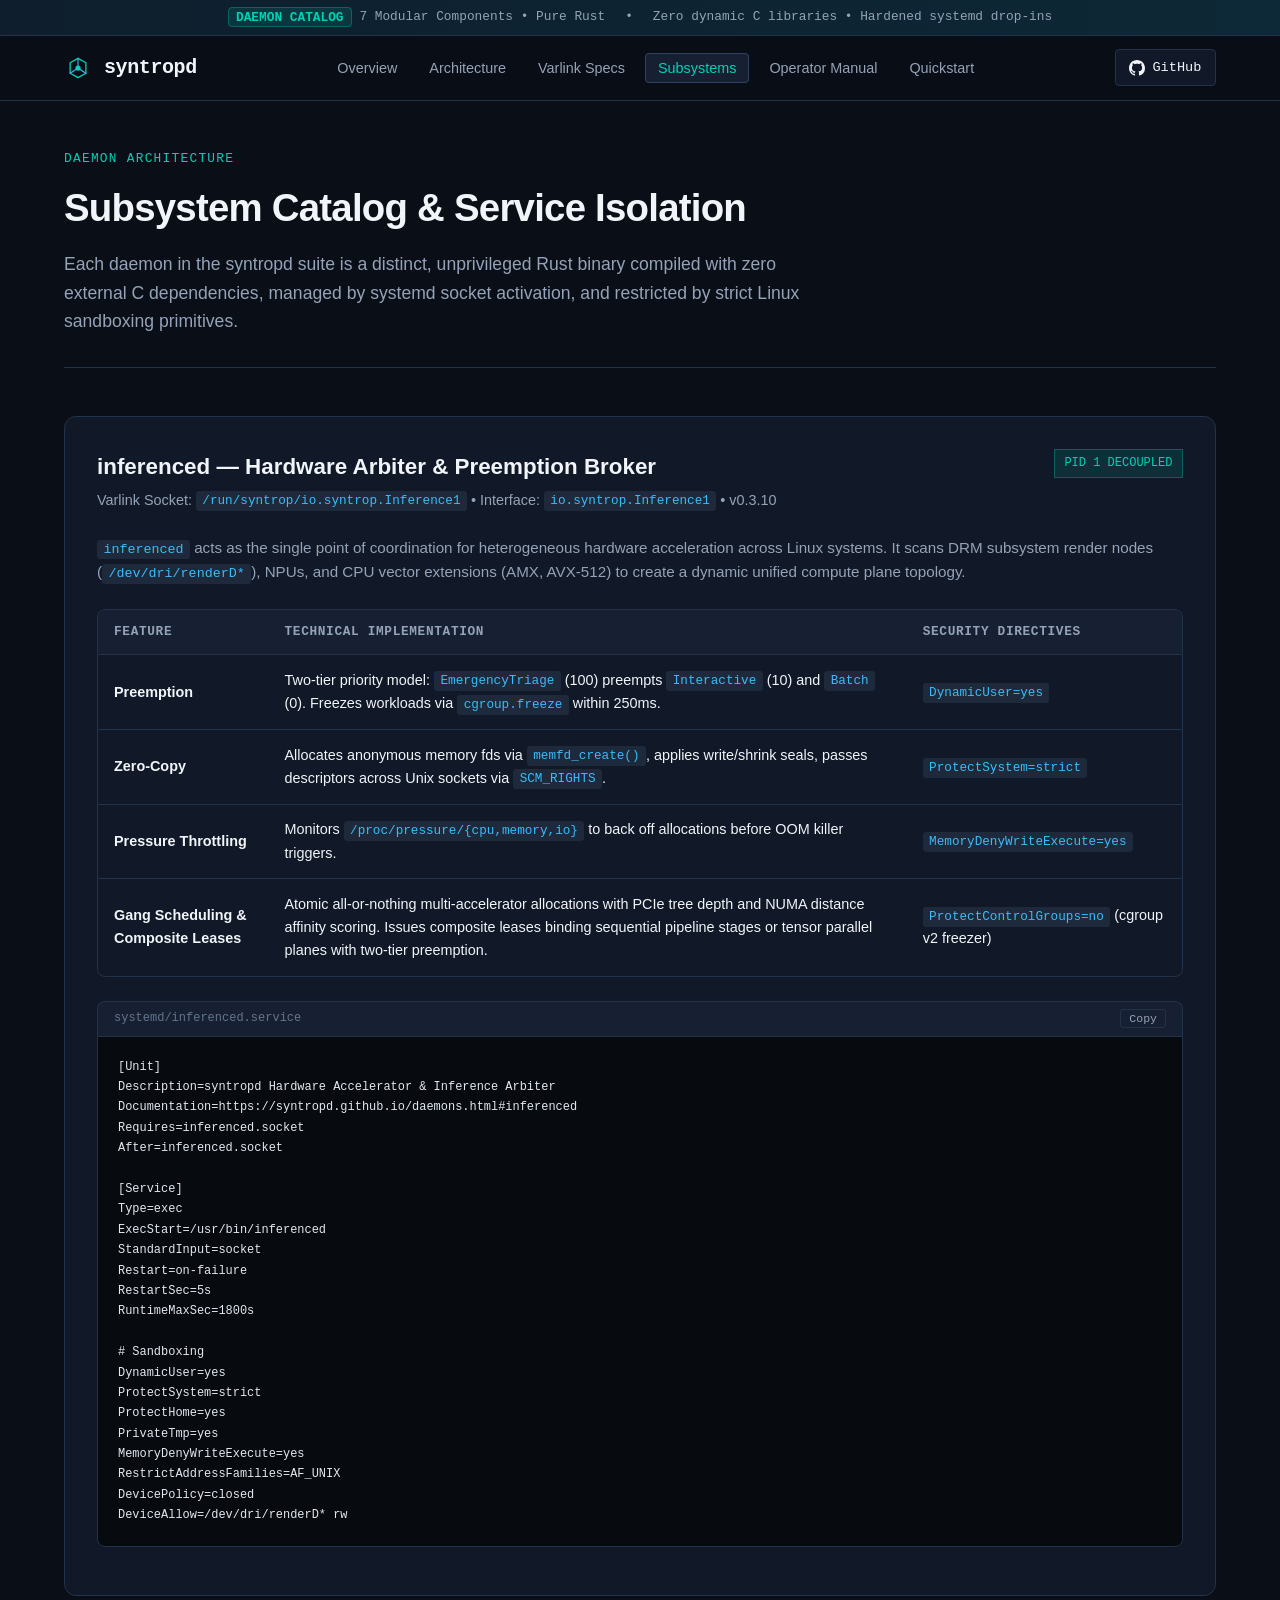
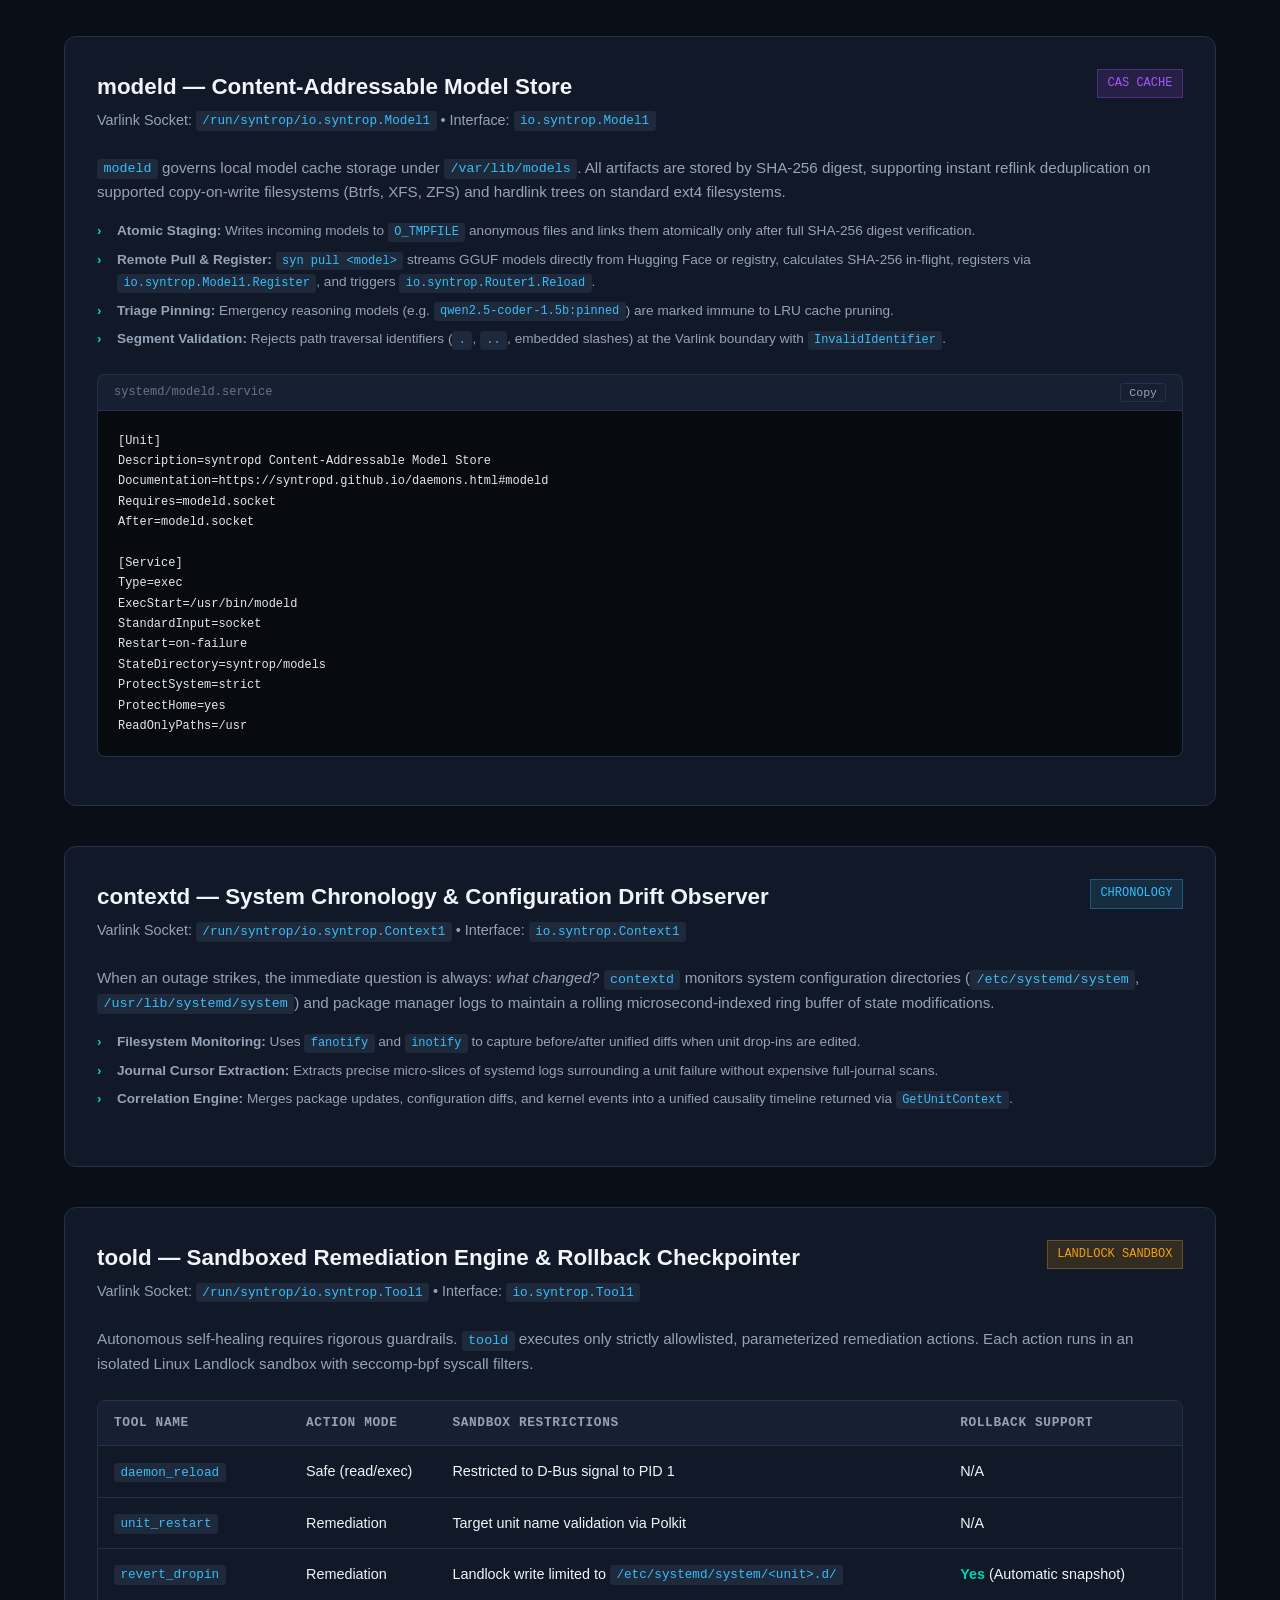
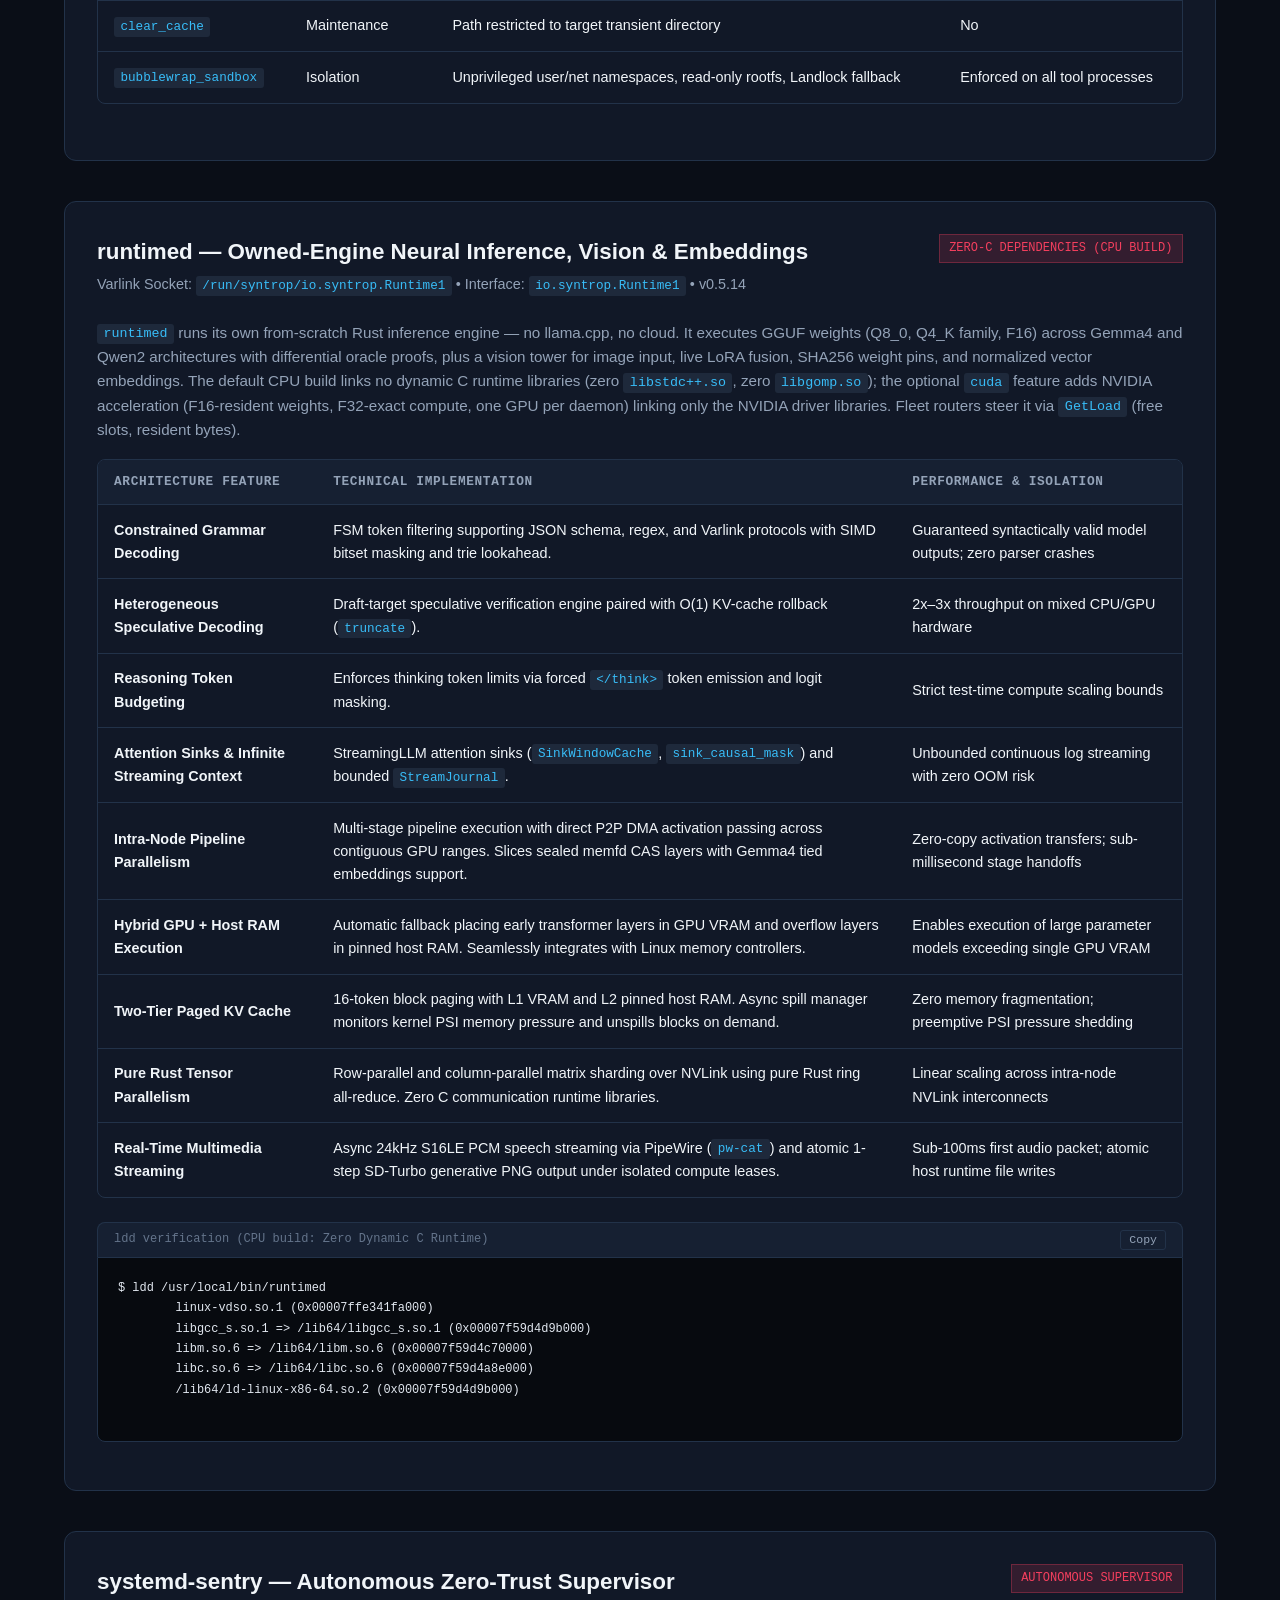
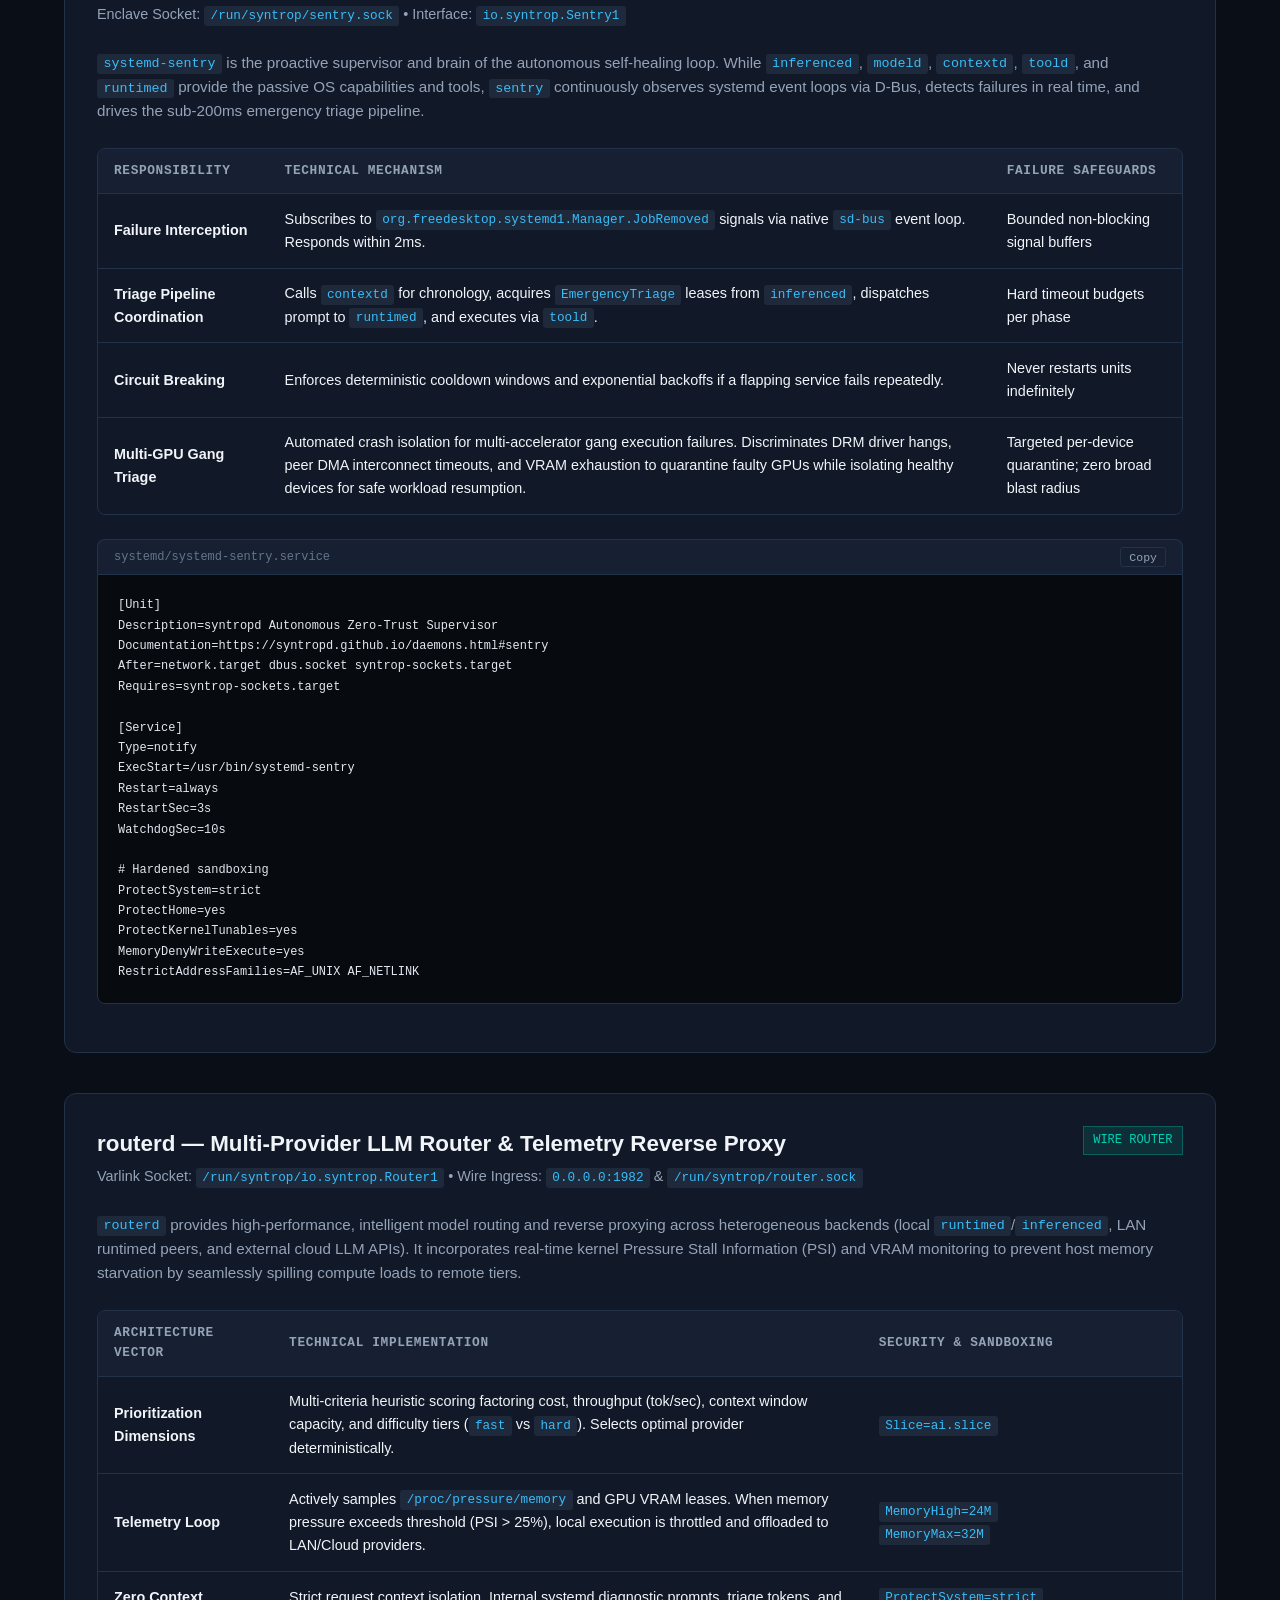
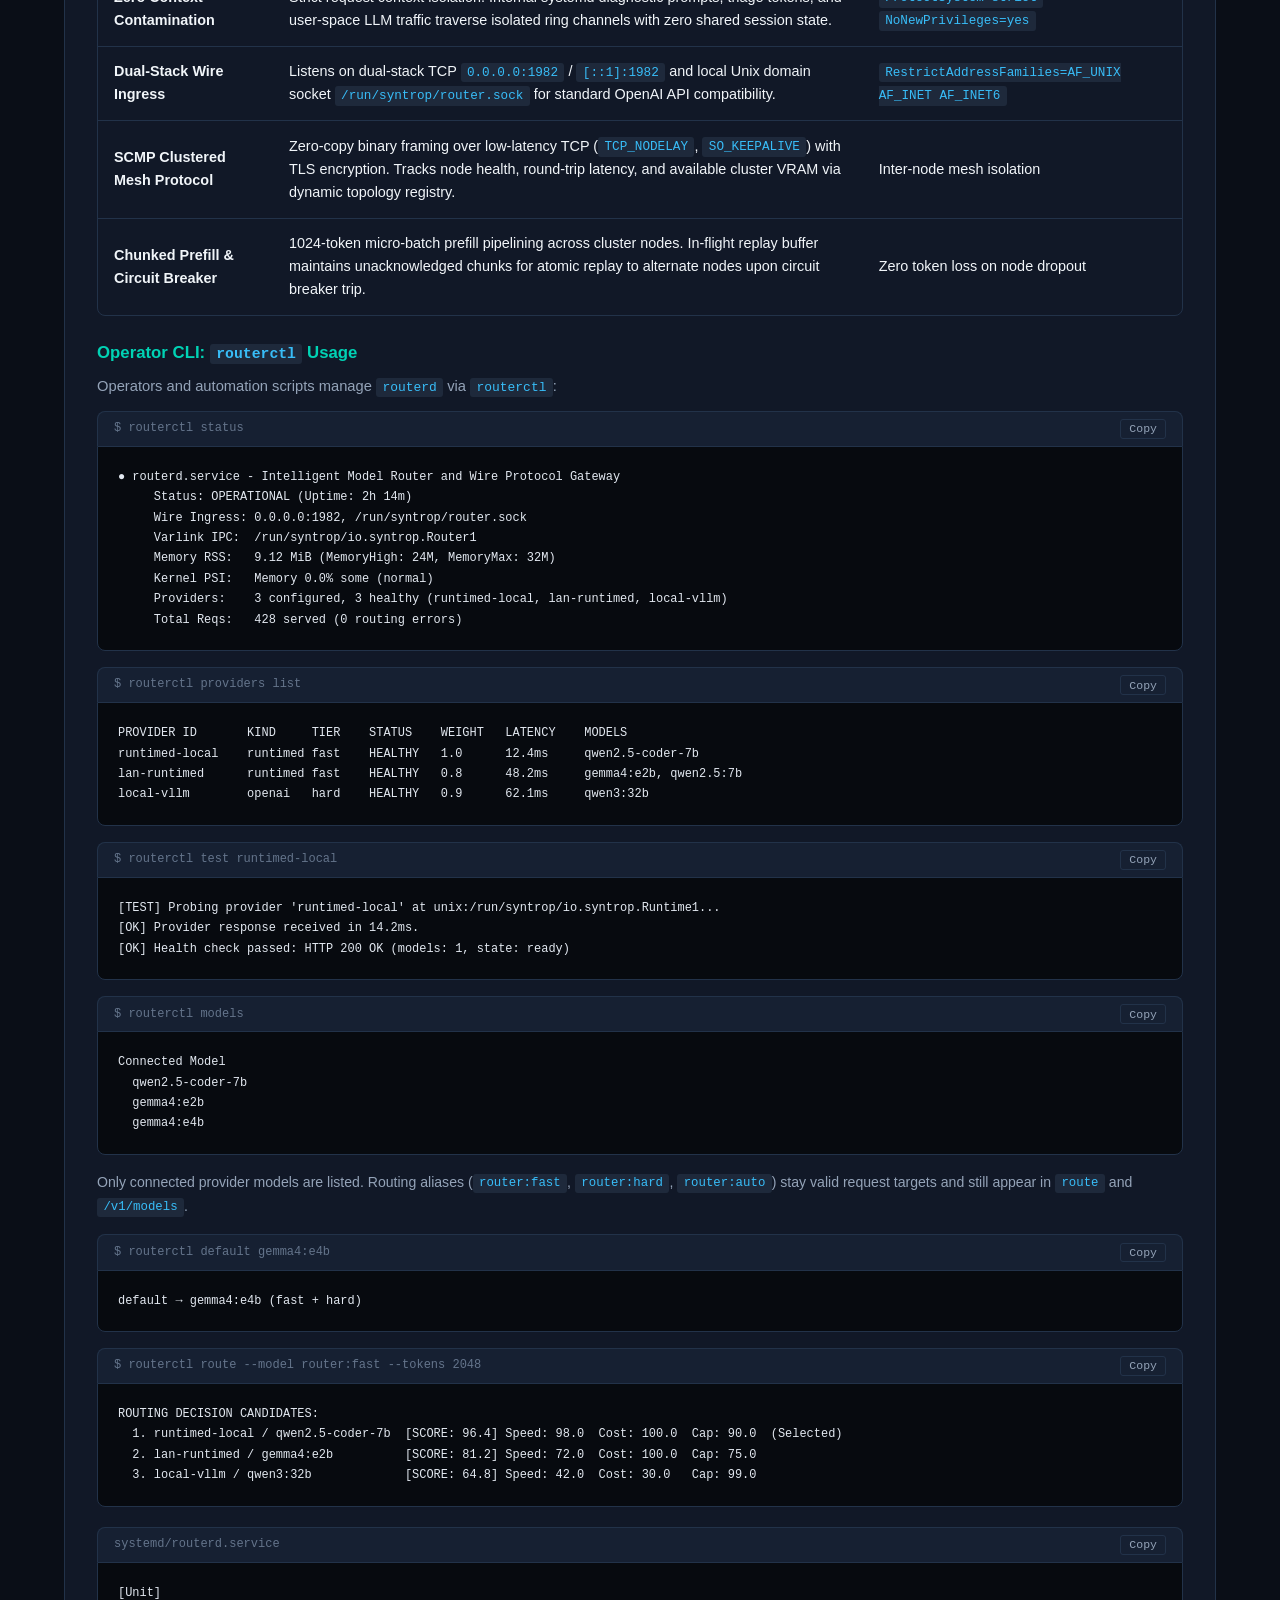
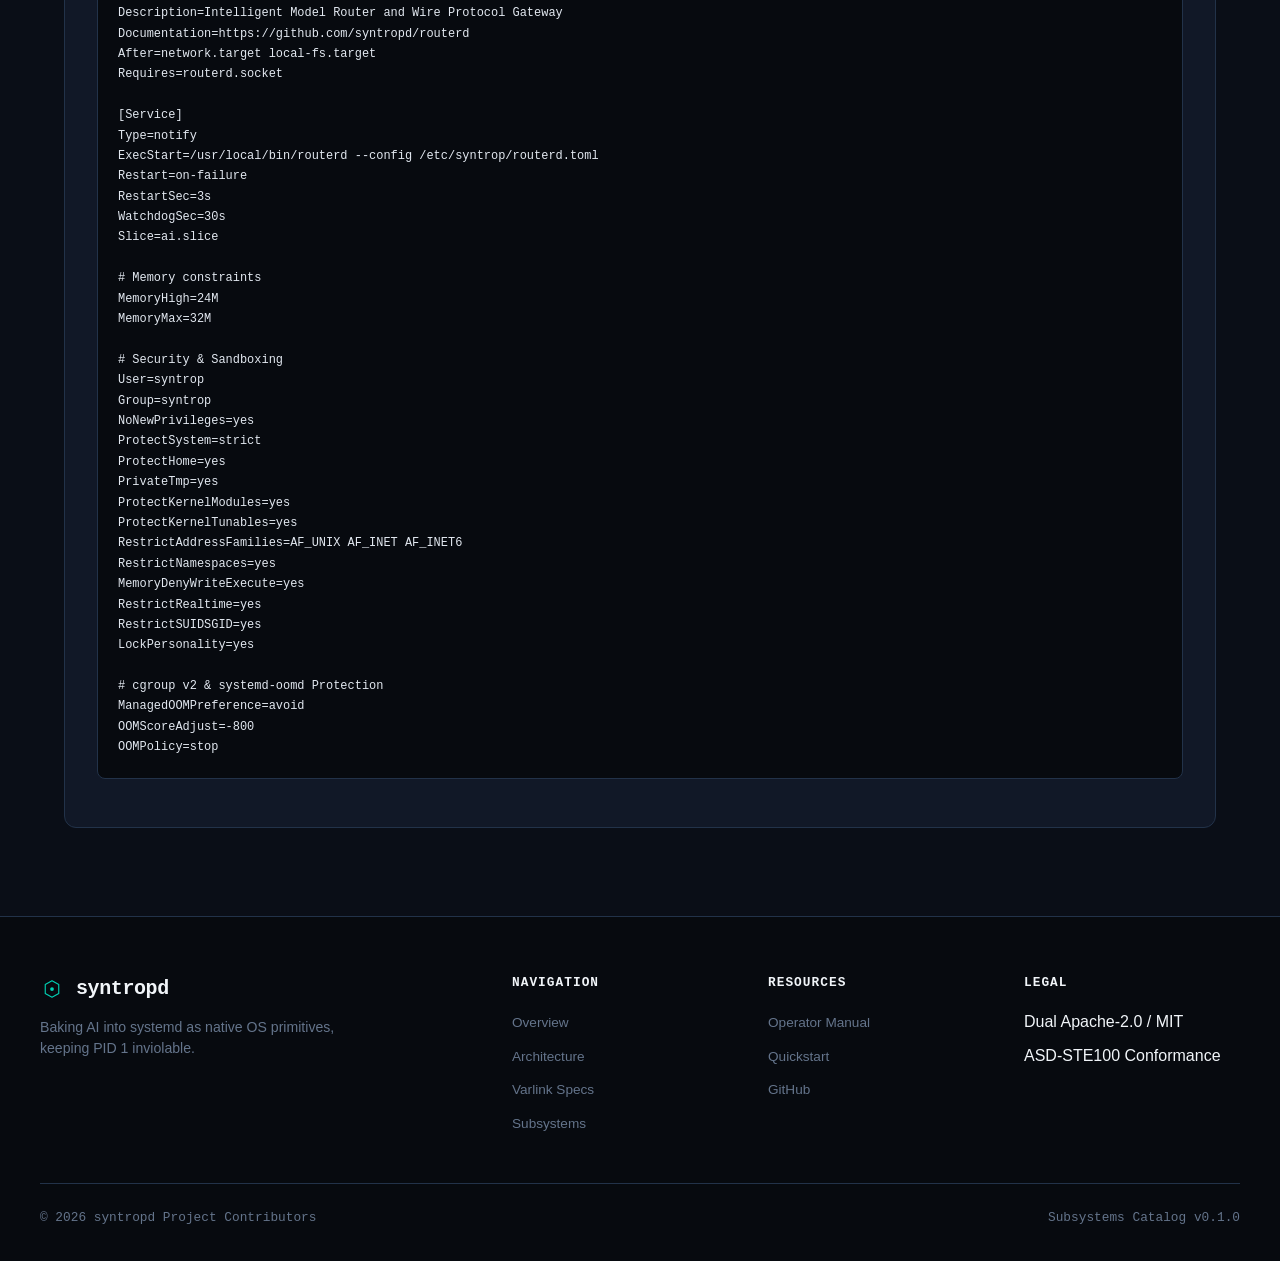
<file: daemons.html>
<!DOCTYPE html>
<html lang="en">
<head>
  <meta charset="UTF-8">
  <meta name="viewport" content="width=device-width, initial-scale=1.0">
  <meta name="description" content="syntropd Subsystems Catalog - Deep technical dive into inferenced, modeld, contextd, toold, runtimed, sentry, and routerd.">
  <meta name="theme-color" content="#0a0e17">
  <title>Subsystems &amp; Daemons — syntropd</title>
  <link rel="icon" type="image/svg+xml" href="favicon.svg">
  <link rel="stylesheet" href="css/style.css">
</head>
<body>

  <!-- Top Announcement Bar -->
  <div class="top-banner">
    <span><span class="badge">DAEMON CATALOG</span> 7 Modular Components • Pure Rust</span>
    <span>•</span>
    <span>Zero dynamic C libraries • Hardened systemd drop-ins</span>
  </div>

  <!-- Header & Navigation -->
  <header class="site-header">
    <div class="nav-container">
      <a href="index.html" class="brand">
        <svg viewBox="0 0 64 64" width="28" height="28">
          <path d="M32 10 L50 20 L50 44 L32 54 L14 44 L14 20 Z" fill="none" stroke="#00d2b4" stroke-width="3" stroke-linejoin="round"/>
          <circle cx="32" cy="32" r="6" fill="#00d2b4"/>
          <line x1="32" y1="10" x2="32" y2="26" stroke="#38bdf8" stroke-width="2.5" stroke-linecap="round"/>
          <line x1="50" y1="44" x2="36" y2="35" stroke="#38bdf8" stroke-width="2.5" stroke-linecap="round"/>
          <line x1="14" y1="44" x2="28" y2="35" stroke="#38bdf8" stroke-width="2.5" stroke-linecap="round"/>
        </svg>
        <span>syntropd</span>
      </a>

      <button class="nav-toggle" aria-label="Toggle navigation menu" aria-expanded="false">
        <svg width="20" height="20" viewBox="0 0 24 24" fill="none" stroke="currentColor" stroke-width="2"><line x1="3" y1="12" x2="21" y2="12"></line><line x1="3" y1="6" x2="21" y2="6"></line><line x1="3" y1="18" x2="21" y2="18"></line></svg>
      </button>

      <ul class="nav-links">
        <li><a href="index.html">Overview</a></li>
        <li><a href="architecture.html">Architecture</a></li>
        <li><a href="specifications.html">Varlink Specs</a></li>
        <li><a href="daemons.html" class="active">Subsystems</a></li>
        <li><a href="manual.html">Operator Manual</a></li>
        <li><a href="quickstart.html">Quickstart</a></li>
      </ul>

      <div class="nav-actions">
        <a href="https://github.com/syntropd" class="github-btn" target="_blank" rel="noopener noreferrer">
          <svg width="16" height="16" viewBox="0 0 24 24" fill="currentColor"><path d="M12 0C5.37 0 0 5.37 0 12c0 5.31 3.435 9.795 8.205 11.385.6.105.825-.255.825-.57 0-.285-.015-1.23-.015-2.235-3.015.555-3.795-.735-4.035-1.41-.135-.345-.72-1.41-1.23-1.695-.42-.225-1.02-.78-.015-.795.945-.015 1.62.87 1.845 1.23 1.08 1.815 2.805 1.305 3.495.99.105-.78.42-1.305.765-1.605-2.67-.3-5.46-1.335-5.46-5.925 0-1.305.465-2.385 1.23-3.225-.12-.3-.54-1.53.12-3.18 0 0 1.005-.315 3.3 1.23.96-.27 1.98-.405 3-.405s2.04.135 3 .405c2.295-1.56 3.3-1.23 3.3-1.23.66 1.65.24 2.88.12 3.18.765.84 1.23 1.905 1.23 3.225 0 4.605-2.805 5.625-5.475 5.925.435.375.81 1.095.81 2.22 0 1.605-.015 2.895-.015 3.3 0 .315.225.69.825.57A12.02 12.02 0 0024 12c0-6.63-5.37-12-12-12z"/></svg>
          <span>GitHub</span>
        </a>
      </div>
    </div>
  </header>

  <!-- Main Content -->
  <main class="main-wrap">

    <div class="page-header">
      <div class="category">Daemon Architecture</div>
      <h1>Subsystem Catalog &amp; Service Isolation</h1>
      <p>
        Each daemon in the syntropd suite is a distinct, unprivileged Rust binary compiled with zero external C dependencies, managed by systemd socket activation, and restricted by strict Linux sandboxing primitives.
      </p>
    </div>

    <!-- Daemon 1: inferenced -->
    <article id="inferenced" class="diagram-card">
      <div class="diagram-header">
        <div>
          <h2>inferenced — Hardware Arbiter &amp; Preemption Broker</h2>
          <p>Varlink Socket: <code>/run/syntrop/io.syntrop.Inference1</code> • Interface: <code>io.syntrop.Inference1</code> • v0.3.10</p>
        </div>
        <span class="badge" style="background: var(--teal-dim); color: var(--teal); padding: 0.25rem 0.6rem; font-size: 0.75rem; font-family: var(--font-mono); border: 1px solid rgba(0,210,180,0.3);">PID 1 DECOUPLED</span>
      </div>

      <p style="color: var(--text-muted); font-size: 0.95rem; margin-bottom: 1rem;">
        <code>inferenced</code> acts as the single point of coordination for heterogeneous hardware acceleration across Linux systems. It scans DRM subsystem render nodes (<code>/dev/dri/renderD*</code>), NPUs, and CPU vector extensions (AMX, AVX-512) to create a dynamic unified compute plane topology.
      </p>

      <div class="table-wrap">
        <table>
          <thead>
            <tr>
              <th>Feature</th>
              <th>Technical Implementation</th>
              <th>Security Directives</th>
            </tr>
          </thead>
          <tbody>
            <tr>
              <td><strong>Preemption</strong></td>
              <td>Two-tier priority model: <code>EmergencyTriage</code> (100) preempts <code>Interactive</code> (10) and <code>Batch</code> (0). Freezes workloads via <code>cgroup.freeze</code> within 250ms.</td>
              <td><code>DynamicUser=yes</code></td>
            </tr>
            <tr>
              <td><strong>Zero-Copy</strong></td>
              <td>Allocates anonymous memory fds via <code>memfd_create()</code>, applies write/shrink seals, passes descriptors across Unix sockets via <code>SCM_RIGHTS</code>.</td>
              <td><code>ProtectSystem=strict</code></td>
            </tr>
            <tr>
              <td><strong>Pressure Throttling</strong></td>
              <td>Monitors <code>/proc/pressure/{cpu,memory,io}</code> to back off allocations before OOM killer triggers.</td>
              <td><code>MemoryDenyWriteExecute=yes</code></td>
            </tr>
            <tr>
              <td><strong>Gang Scheduling &amp; Composite Leases</strong></td>
              <td>Atomic all-or-nothing multi-accelerator allocations with PCIe tree depth and NUMA distance affinity scoring. Issues composite leases binding sequential pipeline stages or tensor parallel planes with two-tier preemption.</td>
              <td><code>ProtectControlGroups=no</code> (cgroup v2 freezer)</td>
            </tr>
          </tbody>
        </table>
      </div>

      <div class="code-header">
        <span>systemd/inferenced.service</span>
        <button class="copy-btn">Copy</button>
      </div>
      <pre><code>[Unit]
Description=syntropd Hardware Accelerator &amp; Inference Arbiter
Documentation=https://syntropd.github.io/daemons.html#inferenced
Requires=inferenced.socket
After=inferenced.socket

[Service]
Type=exec
ExecStart=/usr/bin/inferenced
StandardInput=socket
Restart=on-failure
RestartSec=5s
RuntimeMaxSec=1800s

# Sandboxing
DynamicUser=yes
ProtectSystem=strict
ProtectHome=yes
PrivateTmp=yes
MemoryDenyWriteExecute=yes
RestrictAddressFamilies=AF_UNIX
DevicePolicy=closed
DeviceAllow=/dev/dri/renderD* rw</code></pre>
    </article>

    <!-- Daemon 2: modeld -->
    <article id="modeld" class="diagram-card">
      <div class="diagram-header">
        <div>
          <h2>modeld — Content-Addressable Model Store</h2>
          <p>Varlink Socket: <code>/run/syntrop/io.syntrop.Model1</code> • Interface: <code>io.syntrop.Model1</code></p>
        </div>
        <span class="badge" style="background: var(--purple-dim); color: var(--purple); padding: 0.25rem 0.6rem; font-size: 0.75rem; font-family: var(--font-mono); border: 1px solid rgba(168,85,247,0.3);">CAS CACHE</span>
      </div>

      <p style="color: var(--text-muted); font-size: 0.95rem; margin-bottom: 1rem;">
        <code>modeld</code> governs local model cache storage under <code>/var/lib/models</code>. All artifacts are stored by SHA-256 digest, supporting instant reflink deduplication on supported copy-on-write filesystems (Btrfs, XFS, ZFS) and hardlink trees on standard ext4 filesystems.
      </p>

      <ul class="daemon-features" style="margin-bottom: 1.5rem;">
        <li><strong>Atomic Staging:</strong> Writes incoming models to <code>O_TMPFILE</code> anonymous files and links them atomically only after full SHA-256 digest verification.</li>
        <li><strong>Remote Pull &amp; Register:</strong> <code>syn pull &lt;model&gt;</code> streams GGUF models directly from Hugging Face or registry, calculates SHA-256 in-flight, registers via <code>io.syntrop.Model1.Register</code>, and triggers <code>io.syntrop.Router1.Reload</code>.</li>
        <li><strong>Triage Pinning:</strong> Emergency reasoning models (e.g. <code>qwen2.5-coder-1.5b:pinned</code>) are marked immune to LRU cache pruning.</li>
        <li><strong>Segment Validation:</strong> Rejects path traversal identifiers (<code>.</code>, <code>..</code>, embedded slashes) at the Varlink boundary with <code>InvalidIdentifier</code>.</li>
      </ul>


      <div class="code-header">
        <span>systemd/modeld.service</span>
        <button class="copy-btn">Copy</button>
      </div>
      <pre><code>[Unit]
Description=syntropd Content-Addressable Model Store
Documentation=https://syntropd.github.io/daemons.html#modeld
Requires=modeld.socket
After=modeld.socket

[Service]
Type=exec
ExecStart=/usr/bin/modeld
StandardInput=socket
Restart=on-failure
StateDirectory=syntrop/models
ProtectSystem=strict
ProtectHome=yes
ReadOnlyPaths=/usr</code></pre>
    </article>

    <!-- Daemon 3: contextd -->
    <article id="contextd" class="diagram-card">
      <div class="diagram-header">
        <div>
          <h2>contextd — System Chronology &amp; Configuration Drift Observer</h2>
          <p>Varlink Socket: <code>/run/syntrop/io.syntrop.Context1</code> • Interface: <code>io.syntrop.Context1</code></p>
        </div>
        <span class="badge" style="background: var(--cyan-dim); color: var(--cyan); padding: 0.25rem 0.6rem; font-size: 0.75rem; font-family: var(--font-mono); border: 1px solid rgba(56,189,248,0.3);">CHRONOLOGY</span>
      </div>

      <p style="color: var(--text-muted); font-size: 0.95rem; margin-bottom: 1rem;">
        When an outage strikes, the immediate question is always: <em>what changed?</em> <code>contextd</code> monitors system configuration directories (<code>/etc/systemd/system</code>, <code>/usr/lib/systemd/system</code>) and package manager logs to maintain a rolling microsecond-indexed ring buffer of state modifications.
      </p>

      <ul class="daemon-features" style="margin-bottom: 1.5rem;">
        <li><strong>Filesystem Monitoring:</strong> Uses <code>fanotify</code> and <code>inotify</code> to capture before/after unified diffs when unit drop-ins are edited.</li>
        <li><strong>Journal Cursor Extraction:</strong> Extracts precise micro-slices of systemd logs surrounding a unit failure without expensive full-journal scans.</li>
        <li><strong>Correlation Engine:</strong> Merges package updates, configuration diffs, and kernel events into a unified causality timeline returned via <code>GetUnitContext</code>.</li>
      </ul>
    </article>

    <!-- Daemon 4: toold -->
    <article id="toold" class="diagram-card">
      <div class="diagram-header">
        <div>
          <h2>toold — Sandboxed Remediation Engine &amp; Rollback Checkpointer</h2>
          <p>Varlink Socket: <code>/run/syntrop/io.syntrop.Tool1</code> • Interface: <code>io.syntrop.Tool1</code></p>
        </div>
        <span class="badge" style="background: var(--amber-dim); color: var(--amber); padding: 0.25rem 0.6rem; font-size: 0.75rem; font-family: var(--font-mono); border: 1px solid rgba(245,158,11,0.3);">LANDLOCK SANDBOX</span>
      </div>

      <p style="color: var(--text-muted); font-size: 0.95rem; margin-bottom: 1rem;">
        Autonomous self-healing requires rigorous guardrails. <code>toold</code> executes only strictly allowlisted, parameterized remediation actions. Each action runs in an isolated Linux Landlock sandbox with seccomp-bpf syscall filters.
      </p>

      <div class="table-wrap">
        <table>
          <thead>
            <tr>
              <th>Tool Name</th>
              <th>Action Mode</th>
              <th>Sandbox Restrictions</th>
              <th>Rollback Support</th>
            </tr>
          </thead>
          <tbody>
            <tr>
              <td><code>daemon_reload</code></td>
              <td>Safe (read/exec)</td>
              <td>Restricted to D-Bus signal to PID 1</td>
              <td>N/A</td>
            </tr>
            <tr>
              <td><code>unit_restart</code></td>
              <td>Remediation</td>
              <td>Target unit name validation via Polkit</td>
              <td>N/A</td>
            </tr>
            <tr>
              <td><code>revert_dropin</code></td>
              <td>Remediation</td>
              <td>Landlock write limited to <code>/etc/systemd/system/&lt;unit&gt;.d/</code></td>
              <td><span style="color: var(--teal); font-weight: 600;">Yes</span> (Automatic snapshot)</td>
            </tr>
            <tr>
              <td><code>clear_cache</code></td>
              <td>Maintenance</td>
              <td>Path restricted to target transient directory</td>
              <td>No</td>
            </tr>
            <tr>
              <td><code>bubblewrap_sandbox</code></td>
              <td>Isolation</td>
              <td>Unprivileged user/net namespaces, read-only rootfs, Landlock fallback</td>
              <td>Enforced on all tool processes</td>
            </tr>
          </tbody>
        </table>
      </div>
    </article>

    <!-- Daemon 5: runtimed -->
    <article id="runtimed" class="diagram-card">
      <div class="diagram-header">
        <div>
          <h2>runtimed — Owned-Engine Neural Inference, Vision &amp; Embeddings</h2>
          <p>Varlink Socket: <code>/run/syntrop/io.syntrop.Runtime1</code> • Interface: <code>io.syntrop.Runtime1</code> • v0.5.14</p>
        </div>
        <span class="badge" style="background: var(--rose-dim); color: var(--rose); padding: 0.25rem 0.6rem; font-size: 0.75rem; font-family: var(--font-mono); border: 1px solid rgba(244,63,94,0.3);">ZERO-C DEPENDENCIES (CPU BUILD)</span>
      </div>

      <p style="color: var(--text-muted); font-size: 0.95rem; margin-bottom: 1rem;">
        <code>runtimed</code> runs its own from-scratch Rust inference engine — no llama.cpp, no cloud. It executes GGUF weights (Q8_0, Q4_K family, F16) across Gemma4 and Qwen2 architectures with differential oracle proofs, plus a vision tower for image input, live LoRA fusion, SHA256 weight pins, and normalized vector embeddings. The default CPU build links no dynamic C runtime libraries (zero <code>libstdc++.so</code>, zero <code>libgomp.so</code>); the optional <code>cuda</code> feature adds NVIDIA acceleration (F16-resident weights, F32-exact compute, one GPU per daemon) linking only the NVIDIA driver libraries. Fleet routers steer it via <code>GetLoad</code> (free slots, resident bytes).
      </p>

      <div class="table-wrap" style="margin-top: 1rem;">
        <table>
          <thead>
            <tr>
              <th>Architecture Feature</th>
              <th>Technical Implementation</th>
              <th>Performance &amp; Isolation</th>
            </tr>
          </thead>
          <tbody>
            <tr>
              <td><strong>Constrained Grammar Decoding</strong></td>
              <td>FSM token filtering supporting JSON schema, regex, and Varlink protocols with SIMD bitset masking and trie lookahead.</td>
              <td>Guaranteed syntactically valid model outputs; zero parser crashes</td>
            </tr>
            <tr>
              <td><strong>Heterogeneous Speculative Decoding</strong></td>
              <td>Draft-target speculative verification engine paired with O(1) KV-cache rollback (<code>truncate</code>).</td>
              <td>2x–3x throughput on mixed CPU/GPU hardware</td>
            </tr>
            <tr>
              <td><strong>Reasoning Token Budgeting</strong></td>
              <td>Enforces thinking token limits via forced <code>&lt;/think&gt;</code> token emission and logit masking.</td>
              <td>Strict test-time compute scaling bounds</td>
            </tr>
            <tr>
              <td><strong>Attention Sinks &amp; Infinite Streaming Context</strong></td>
              <td>StreamingLLM attention sinks (<code>SinkWindowCache</code>, <code>sink_causal_mask</code>) and bounded <code>StreamJournal</code>.</td>
              <td>Unbounded continuous log streaming with zero OOM risk</td>
            </tr>
            <tr>
              <td><strong>Intra-Node Pipeline Parallelism</strong></td>
              <td>Multi-stage pipeline execution with direct P2P DMA activation passing across contiguous GPU ranges. Slices sealed memfd CAS layers with Gemma4 tied embeddings support.</td>
              <td>Zero-copy activation transfers; sub-millisecond stage handoffs</td>
            </tr>
            <tr>
              <td><strong>Hybrid GPU + Host RAM Execution</strong></td>
              <td>Automatic fallback placing early transformer layers in GPU VRAM and overflow layers in pinned host RAM. Seamlessly integrates with Linux memory controllers.</td>
              <td>Enables execution of large parameter models exceeding single GPU VRAM</td>
            </tr>
            <tr>
              <td><strong>Two-Tier Paged KV Cache</strong></td>
              <td>16-token block paging with L1 VRAM and L2 pinned host RAM. Async spill manager monitors kernel PSI memory pressure and unspills blocks on demand.</td>
              <td>Zero memory fragmentation; preemptive PSI pressure shedding</td>
            </tr>
            <tr>
              <td><strong>Pure Rust Tensor Parallelism</strong></td>
              <td>Row-parallel and column-parallel matrix sharding over NVLink using pure Rust ring all-reduce. Zero C communication runtime libraries.</td>
              <td>Linear scaling across intra-node NVLink interconnects</td>
            </tr>
            <tr>
              <td><strong>Real-Time Multimedia Streaming</strong></td>
              <td>Async 24kHz S16LE PCM speech streaming via PipeWire (<code>pw-cat</code>) and atomic 1-step SD-Turbo generative PNG output under isolated compute leases.</td>
              <td>Sub-100ms first audio packet; atomic host runtime file writes</td>
            </tr>
          </tbody>
        </table>
      </div>

      <div class="code-header">
        <span>ldd verification (CPU build: Zero Dynamic C Runtime)</span>
        <button class="copy-btn">Copy</button>
      </div>
      <pre><code>$ ldd /usr/local/bin/runtimed
        linux-vdso.so.1 (0x00007ffe341fa000)
        libgcc_s.so.1 => /lib64/libgcc_s.so.1 (0x00007f59d4d9b000)
        libm.so.6 => /lib64/libm.so.6 (0x00007f59d4c70000)
        libc.so.6 => /lib64/libc.so.6 (0x00007f59d4a8e000)
        /lib64/ld-linux-x86-64.so.2 (0x00007f59d4d9b000)
      </code></pre>
    </article>

    <!-- Daemon 6: sentry -->
    <article id="sentry" class="diagram-card">
      <div class="diagram-header">
        <div>
          <h2>systemd-sentry — Autonomous Zero-Trust Supervisor</h2>
          <p>Enclave Socket: <code>/run/syntrop/sentry.sock</code> • Interface: <code>io.syntrop.Sentry1</code></p>
        </div>
        <span class="badge" style="background: var(--rose-dim); color: var(--rose); padding: 0.25rem 0.6rem; font-size: 0.75rem; font-family: var(--font-mono); border: 1px solid rgba(244,63,94,0.3);">AUTONOMOUS SUPERVISOR</span>
      </div>

      <p style="color: var(--text-muted); font-size: 0.95rem; margin-bottom: 1rem;">
        <code>systemd-sentry</code> is the proactive supervisor and brain of the autonomous self-healing loop. While <code>inferenced</code>, <code>modeld</code>, <code>contextd</code>, <code>toold</code>, and <code>runtimed</code> provide the passive OS capabilities and tools, <code>sentry</code> continuously observes systemd event loops via D-Bus, detects failures in real time, and drives the sub-200ms emergency triage pipeline.
      </p>

      <div class="table-wrap">
        <table>
          <thead>
            <tr>
              <th>Responsibility</th>
              <th>Technical Mechanism</th>
              <th>Failure Safeguards</th>
            </tr>
          </thead>
          <tbody>
            <tr>
              <td><strong>Failure Interception</strong></td>
              <td>Subscribes to <code>org.freedesktop.systemd1.Manager.JobRemoved</code> signals via native <code>sd-bus</code> event loop. Responds within 2ms.</td>
              <td>Bounded non-blocking signal buffers</td>
            </tr>
            <tr>
              <td><strong>Triage Pipeline Coordination</strong></td>
              <td>Calls <code>contextd</code> for chronology, acquires <code>EmergencyTriage</code> leases from <code>inferenced</code>, dispatches prompt to <code>runtimed</code>, and executes via <code>toold</code>.</td>
              <td>Hard timeout budgets per phase</td>
            </tr>
            <tr>
              <td><strong>Circuit Breaking</strong></td>
              <td>Enforces deterministic cooldown windows and exponential backoffs if a flapping service fails repeatedly.</td>
              <td>Never restarts units indefinitely</td>
            </tr>
            <tr>
              <td><strong>Multi-GPU Gang Triage</strong></td>
              <td>Automated crash isolation for multi-accelerator gang execution failures. Discriminates DRM driver hangs, peer DMA interconnect timeouts, and VRAM exhaustion to quarantine faulty GPUs while isolating healthy devices for safe workload resumption.</td>
              <td>Targeted per-device quarantine; zero broad blast radius</td>
            </tr>
          </tbody>
        </table>
      </div>

      <div class="code-header">
        <span>systemd/systemd-sentry.service</span>
        <button class="copy-btn">Copy</button>
      </div>
      <pre><code>[Unit]
Description=syntropd Autonomous Zero-Trust Supervisor
Documentation=https://syntropd.github.io/daemons.html#sentry
After=network.target dbus.socket syntrop-sockets.target
Requires=syntrop-sockets.target

[Service]
Type=notify
ExecStart=/usr/bin/systemd-sentry
Restart=always
RestartSec=3s
WatchdogSec=10s

# Hardened sandboxing
ProtectSystem=strict
ProtectHome=yes
ProtectKernelTunables=yes
MemoryDenyWriteExecute=yes
RestrictAddressFamilies=AF_UNIX AF_NETLINK</code></pre>
    </article>

    <!-- Daemon 7: routerd -->
    <article id="routerd" class="diagram-card">
      <div class="diagram-header">
        <div>
          <h2>routerd — Multi-Provider LLM Router &amp; Telemetry Reverse Proxy</h2>
          <p>Varlink Socket: <code>/run/syntrop/io.syntrop.Router1</code> • Wire Ingress: <code>0.0.0.0:1982</code> &amp; <code>/run/syntrop/router.sock</code></p>
        </div>
        <span class="badge" style="background: var(--teal-dim); color: var(--teal); padding: 0.25rem 0.6rem; font-size: 0.75rem; font-family: var(--font-mono); border: 1px solid rgba(0,210,180,0.3);">WIRE ROUTER</span>
      </div>

      <p style="color: var(--text-muted); font-size: 0.95rem; margin-bottom: 1rem;">
        <code>routerd</code> provides high-performance, intelligent model routing and reverse proxying across heterogeneous backends (local <code>runtimed</code>/<code>inferenced</code>, LAN runtimed peers, and external cloud LLM APIs). It incorporates real-time kernel Pressure Stall Information (PSI) and VRAM monitoring to prevent host memory starvation by seamlessly spilling compute loads to remote tiers.
      </p>

      <div class="table-wrap">
        <table>
          <thead>
            <tr>
              <th>Architecture Vector</th>
              <th>Technical Implementation</th>
              <th>Security &amp; Sandboxing</th>
            </tr>
          </thead>
          <tbody>
            <tr>
              <td><strong>Prioritization Dimensions</strong></td>
              <td>Multi-criteria heuristic scoring factoring cost, throughput (tok/sec), context window capacity, and difficulty tiers (<code>fast</code> vs <code>hard</code>). Selects optimal provider deterministically.</td>
              <td><code>Slice=ai.slice</code></td>
            </tr>
            <tr>
              <td><strong>Telemetry Loop</strong></td>
              <td>Actively samples <code>/proc/pressure/memory</code> and GPU VRAM leases. When memory pressure exceeds threshold (PSI &gt; 25%), local execution is throttled and offloaded to LAN/Cloud providers.</td>
              <td><code>MemoryHigh=24M</code><br><code>MemoryMax=32M</code></td>
            </tr>
            <tr>
              <td><strong>Zero Context Contamination</strong></td>
              <td>Strict request context isolation. Internal systemd diagnostic prompts, triage tokens, and user-space LLM traffic traverse isolated ring channels with zero shared session state.</td>
              <td><code>ProtectSystem=strict</code><br><code>NoNewPrivileges=yes</code></td>
            </tr>
            <tr>
              <td><strong>Dual-Stack Wire Ingress</strong></td>
              <td>Listens on dual-stack TCP <code>0.0.0.0:1982</code> / <code>[::1]:1982</code> and local Unix domain socket <code>/run/syntrop/router.sock</code> for standard OpenAI API compatibility.</td>
              <td><code>RestrictAddressFamilies=AF_UNIX AF_INET AF_INET6</code></td>
            </tr>
            <tr>
              <td><strong>SCMP Clustered Mesh Protocol</strong></td>
              <td>Zero-copy binary framing over low-latency TCP (<code>TCP_NODELAY</code>, <code>SO_KEEPALIVE</code>) with TLS encryption. Tracks node health, round-trip latency, and available cluster VRAM via dynamic topology registry.</td>
              <td>Inter-node mesh isolation</td>
            </tr>
            <tr>
              <td><strong>Chunked Prefill &amp; Circuit Breaker</strong></td>
              <td>1024-token micro-batch prefill pipelining across cluster nodes. In-flight replay buffer maintains unacknowledged chunks for atomic replay to alternate nodes upon circuit breaker trip.</td>
              <td>Zero token loss on node dropout</td>
            </tr>
          </tbody>
        </table>
      </div>

      <h3 style="font-size: 1.05rem; margin: 1.25rem 0 0.5rem; color: var(--teal);">Operator CLI: <code>routerctl</code> Usage</h3>
      <p style="color: var(--text-muted); font-size: 0.92rem; margin-bottom: 0.75rem;">
        Operators and automation scripts manage <code>routerd</code> via <code>routerctl</code>:
      </p>

      <div class="code-header">
        <span>$ routerctl status</span>
        <button class="copy-btn">Copy</button>
      </div>
      <pre><code>● routerd.service - Intelligent Model Router and Wire Protocol Gateway
     Status: OPERATIONAL (Uptime: 2h 14m)
     Wire Ingress: 0.0.0.0:1982, /run/syntrop/router.sock
     Varlink IPC:  /run/syntrop/io.syntrop.Router1
     Memory RSS:   9.12 MiB (MemoryHigh: 24M, MemoryMax: 32M)
     Kernel PSI:   Memory 0.0% some (normal)
     Providers:    3 configured, 3 healthy (runtimed-local, lan-runtimed, local-vllm)
     Total Reqs:   428 served (0 routing errors)</code></pre>

      <div class="code-header" style="margin-top: 1rem;">
        <span>$ routerctl providers list</span>
        <button class="copy-btn">Copy</button>
      </div>
      <pre><code>PROVIDER ID       KIND     TIER    STATUS    WEIGHT   LATENCY    MODELS
runtimed-local    runtimed fast    HEALTHY   1.0      12.4ms     qwen2.5-coder-7b
lan-runtimed      runtimed fast    HEALTHY   0.8      48.2ms     gemma4:e2b, qwen2.5:7b
local-vllm        openai   hard    HEALTHY   0.9      62.1ms     qwen3:32b</code></pre>

      <div class="code-header" style="margin-top: 1rem;">
        <span>$ routerctl test runtimed-local</span>
        <button class="copy-btn">Copy</button>
      </div>
      <pre><code>[TEST] Probing provider 'runtimed-local' at unix:/run/syntrop/io.syntrop.Runtime1...
[OK] Provider response received in 14.2ms.
[OK] Health check passed: HTTP 200 OK (models: 1, state: ready)</code></pre>

      <div class="code-header" style="margin-top: 1rem;">
        <span>$ routerctl models</span>
        <button class="copy-btn">Copy</button>
      </div>
      <pre><code>Connected Model
  qwen2.5-coder-7b
  gemma4:e2b
  gemma4:e4b</code></pre>
      <p style="color: var(--text-muted); font-size: 0.88rem; margin: 0.5rem 0;">
        Only connected provider models are listed. Routing aliases
        (<code>router:fast</code>, <code>router:hard</code>, <code>router:auto</code>)
        stay valid request targets and still appear in <code>route</code> and <code>/v1/models</code>.
      </p>

      <div class="code-header" style="margin-top: 1rem;">
        <span>$ routerctl default gemma4:e4b</span>
        <button class="copy-btn">Copy</button>
      </div>
      <pre><code>default → gemma4:e4b (fast + hard)</code></pre>

      <div class="code-header" style="margin-top: 1rem;">
        <span>$ routerctl route --model router:fast --tokens 2048</span>
        <button class="copy-btn">Copy</button>
      </div>
      <pre><code>ROUTING DECISION CANDIDATES:
  1. runtimed-local / qwen2.5-coder-7b  [SCORE: 96.4] Speed: 98.0  Cost: 100.0  Cap: 90.0  (Selected)
  2. lan-runtimed / gemma4:e2b          [SCORE: 81.2] Speed: 72.0  Cost: 100.0  Cap: 75.0
  3. local-vllm / qwen3:32b             [SCORE: 64.8] Speed: 42.0  Cost: 30.0   Cap: 99.0</code></pre>

      <div class="code-header" style="margin-top: 1.25rem;">
        <span>systemd/routerd.service</span>
        <button class="copy-btn">Copy</button>
      </div>
      <pre><code>[Unit]
Description=Intelligent Model Router and Wire Protocol Gateway
Documentation=https://github.com/syntropd/routerd
After=network.target local-fs.target
Requires=routerd.socket

[Service]
Type=notify
ExecStart=/usr/local/bin/routerd --config /etc/syntrop/routerd.toml
Restart=on-failure
RestartSec=3s
WatchdogSec=30s
Slice=ai.slice

# Memory constraints
MemoryHigh=24M
MemoryMax=32M

# Security & Sandboxing
User=syntrop
Group=syntrop
NoNewPrivileges=yes
ProtectSystem=strict
ProtectHome=yes
PrivateTmp=yes
ProtectKernelModules=yes
ProtectKernelTunables=yes
RestrictAddressFamilies=AF_UNIX AF_INET AF_INET6
RestrictNamespaces=yes
MemoryDenyWriteExecute=yes
RestrictRealtime=yes
RestrictSUIDSGID=yes
LockPersonality=yes

# cgroup v2 & systemd-oomd Protection
ManagedOOMPreference=avoid
OOMScoreAdjust=-800
OOMPolicy=stop</code></pre>
    </article>

  </main>

  <!-- Site Footer -->
  <footer class="site-footer">
    <div class="footer-inner">
      <div class="footer-brand">
        <div class="brand">
          <svg viewBox="0 0 64 64" width="24" height="24">
            <path d="M32 10 L50 20 L50 44 L32 54 L14 44 L14 20 Z" fill="none" stroke="#00d2b4" stroke-width="3" stroke-linejoin="round"/>
            <circle cx="32" cy="32" r="5" fill="#00d2b4"/>
          </svg>
          <span>syntropd</span>
        </div>
        <p>Baking AI into systemd as native OS primitives, keeping PID 1 inviolable.</p>
      </div>

      <div class="footer-col">
        <h4>Navigation</h4>
        <ul>
          <li><a href="index.html">Overview</a></li>
          <li><a href="architecture.html">Architecture</a></li>
          <li><a href="specifications.html">Varlink Specs</a></li>
          <li><a href="daemons.html">Subsystems</a></li>
        </ul>
      </div>

      <div class="footer-col">
        <h4>Resources</h4>
        <ul>
          <li><a href="manual.html">Operator Manual</a></li>
          <li><a href="quickstart.html">Quickstart</a></li>
          <li><a href="https://github.com/syntropd" target="_blank" rel="noopener noreferrer">GitHub</a></li>
        </ul>
      </div>

      <div class="footer-col">
        <h4>Legal</h4>
        <ul>
          <li>Dual Apache-2.0 / MIT</li>
          <li>ASD-STE100 Conformance</li>
        </ul>
      </div>
    </div>

    <div class="footer-bottom">
      <span>&copy; 2026 syntropd Project Contributors</span>
      <span>Subsystems Catalog v0.1.0</span>
    </div>
  </footer>

  <script src="js/app.js"></script>
</body>
</html>
</file>
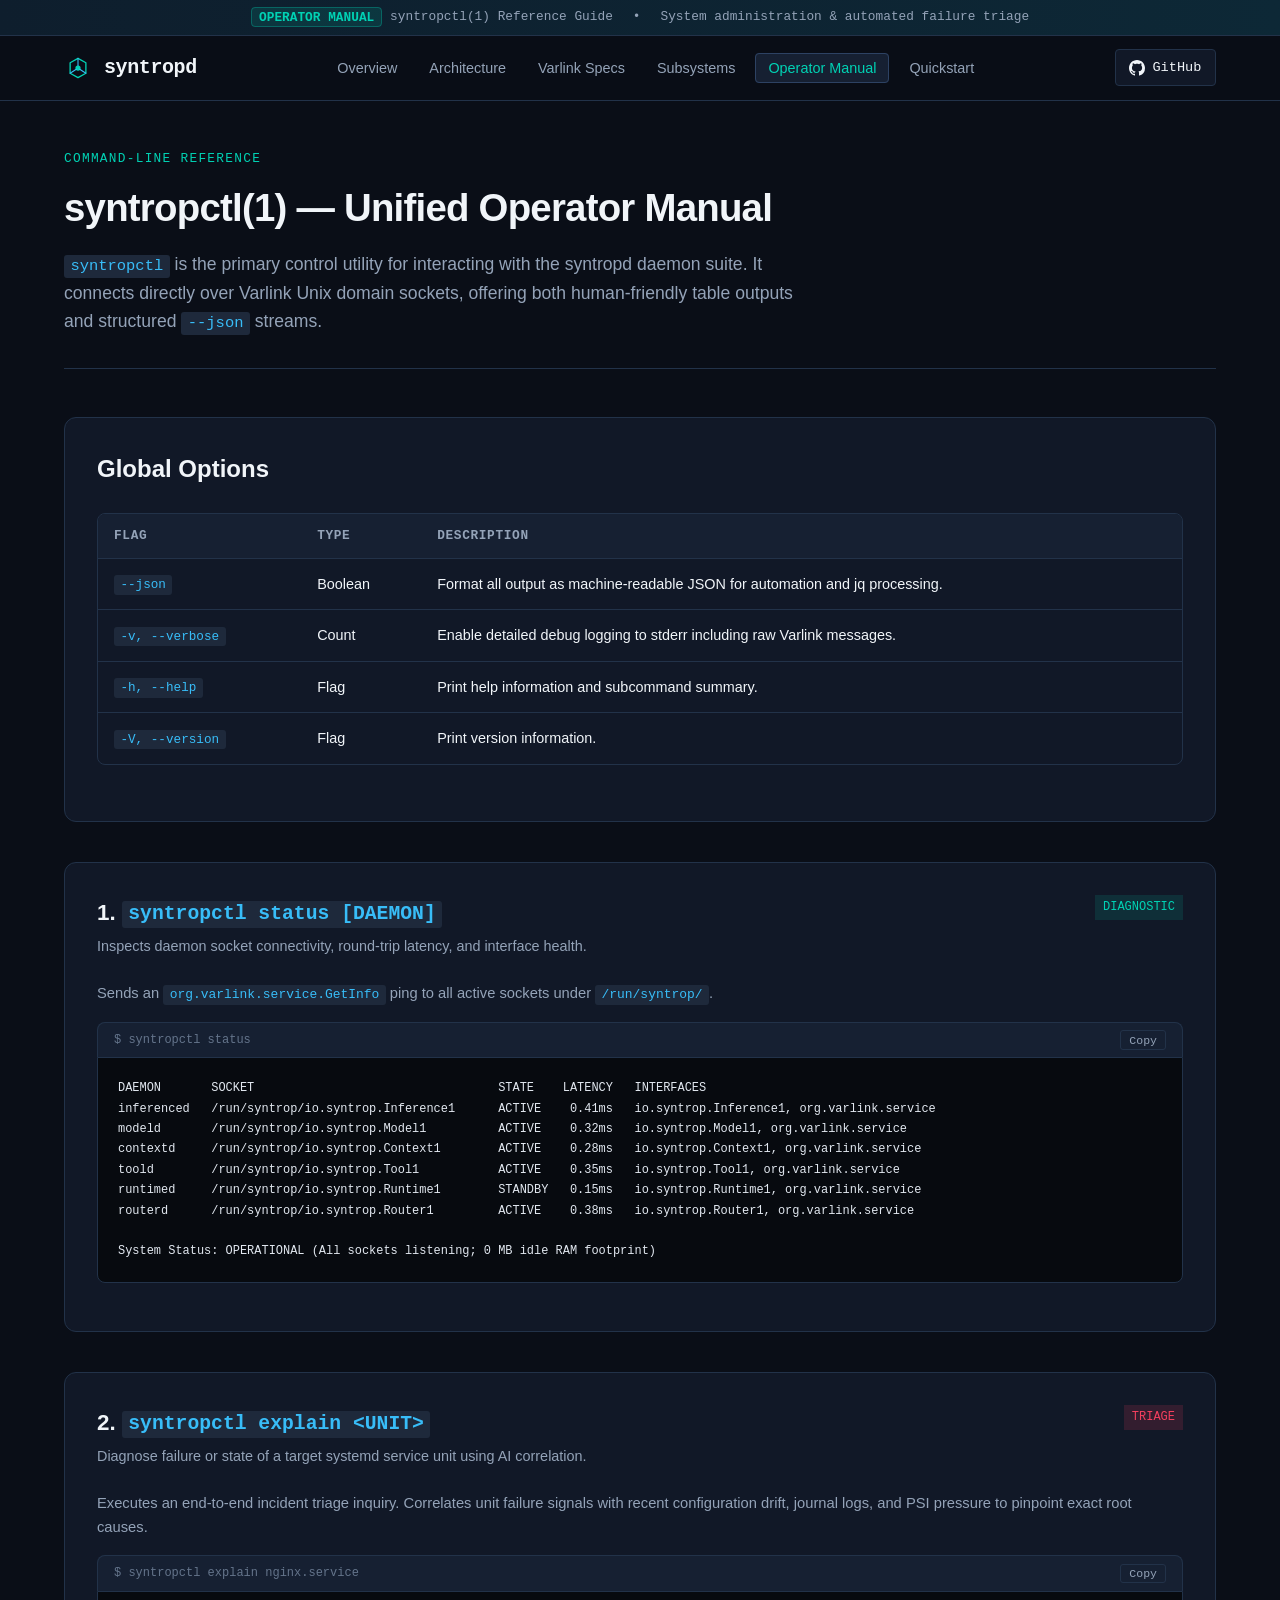
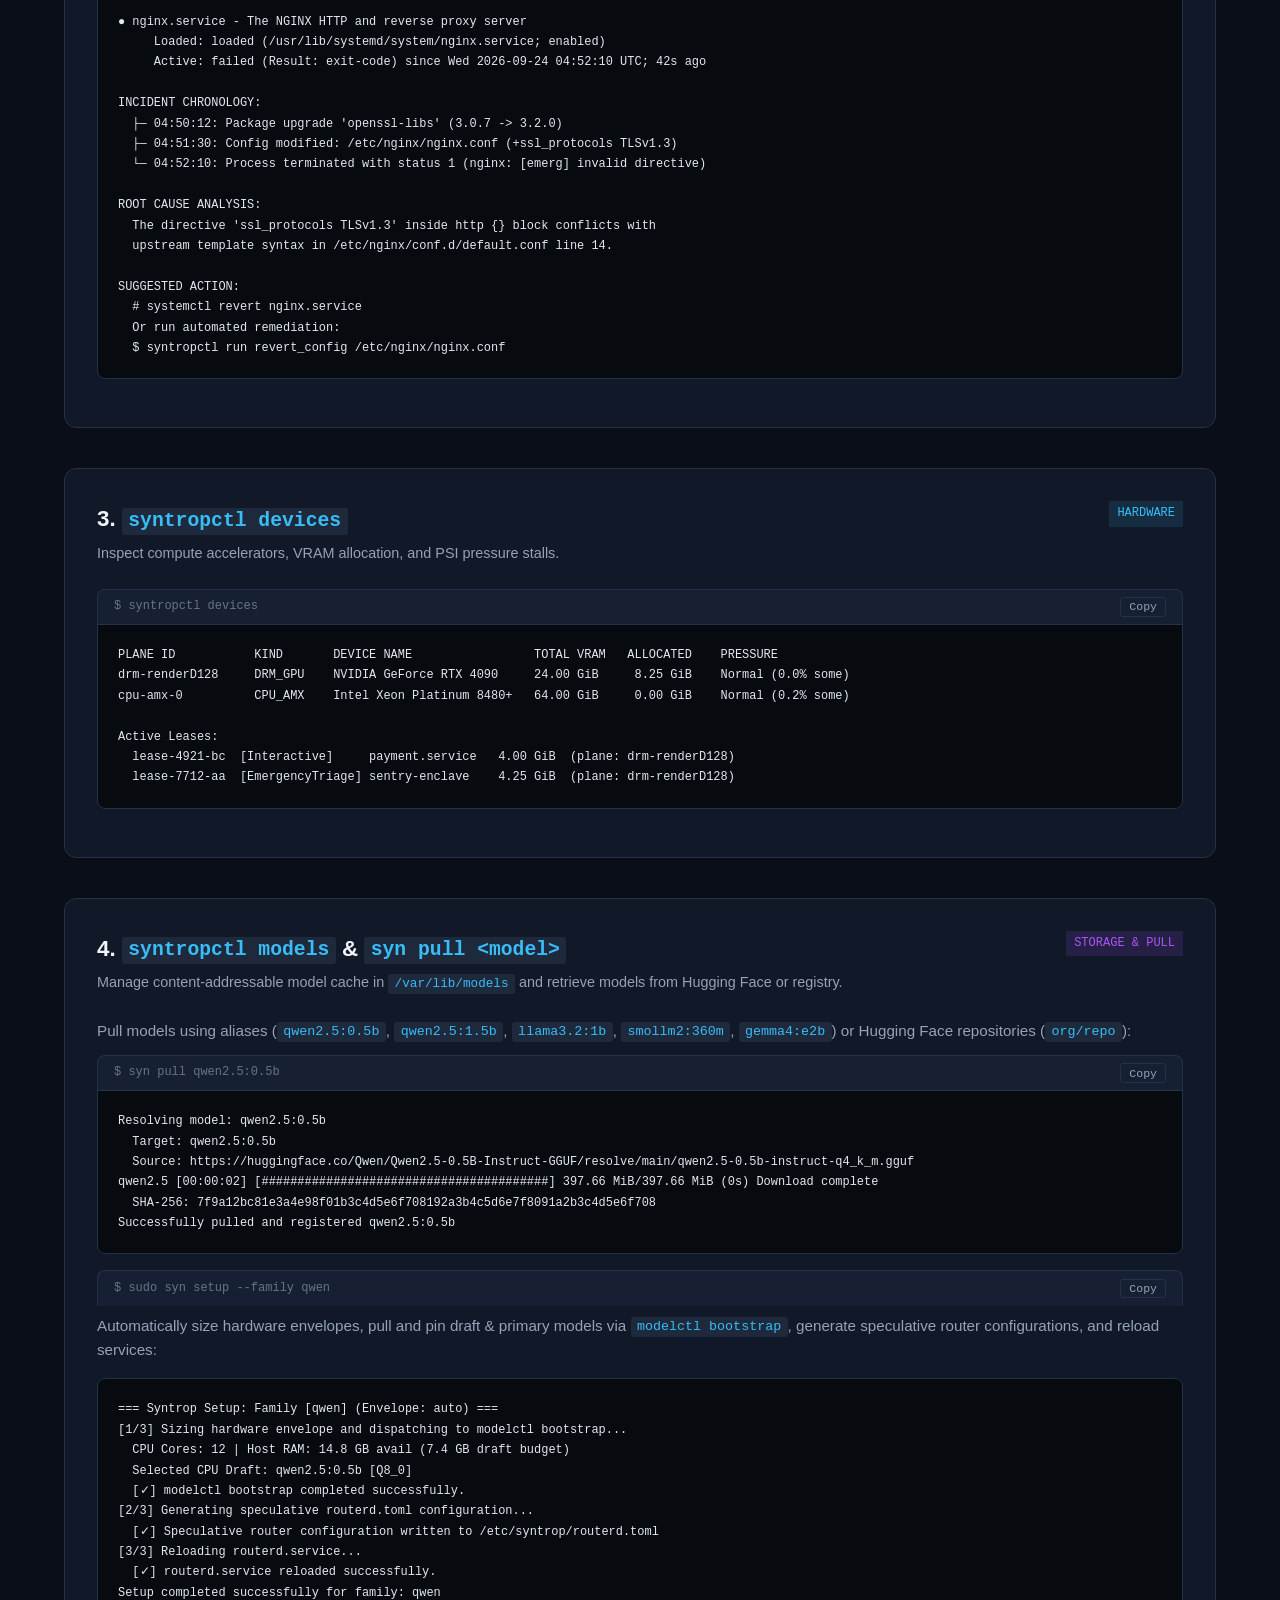
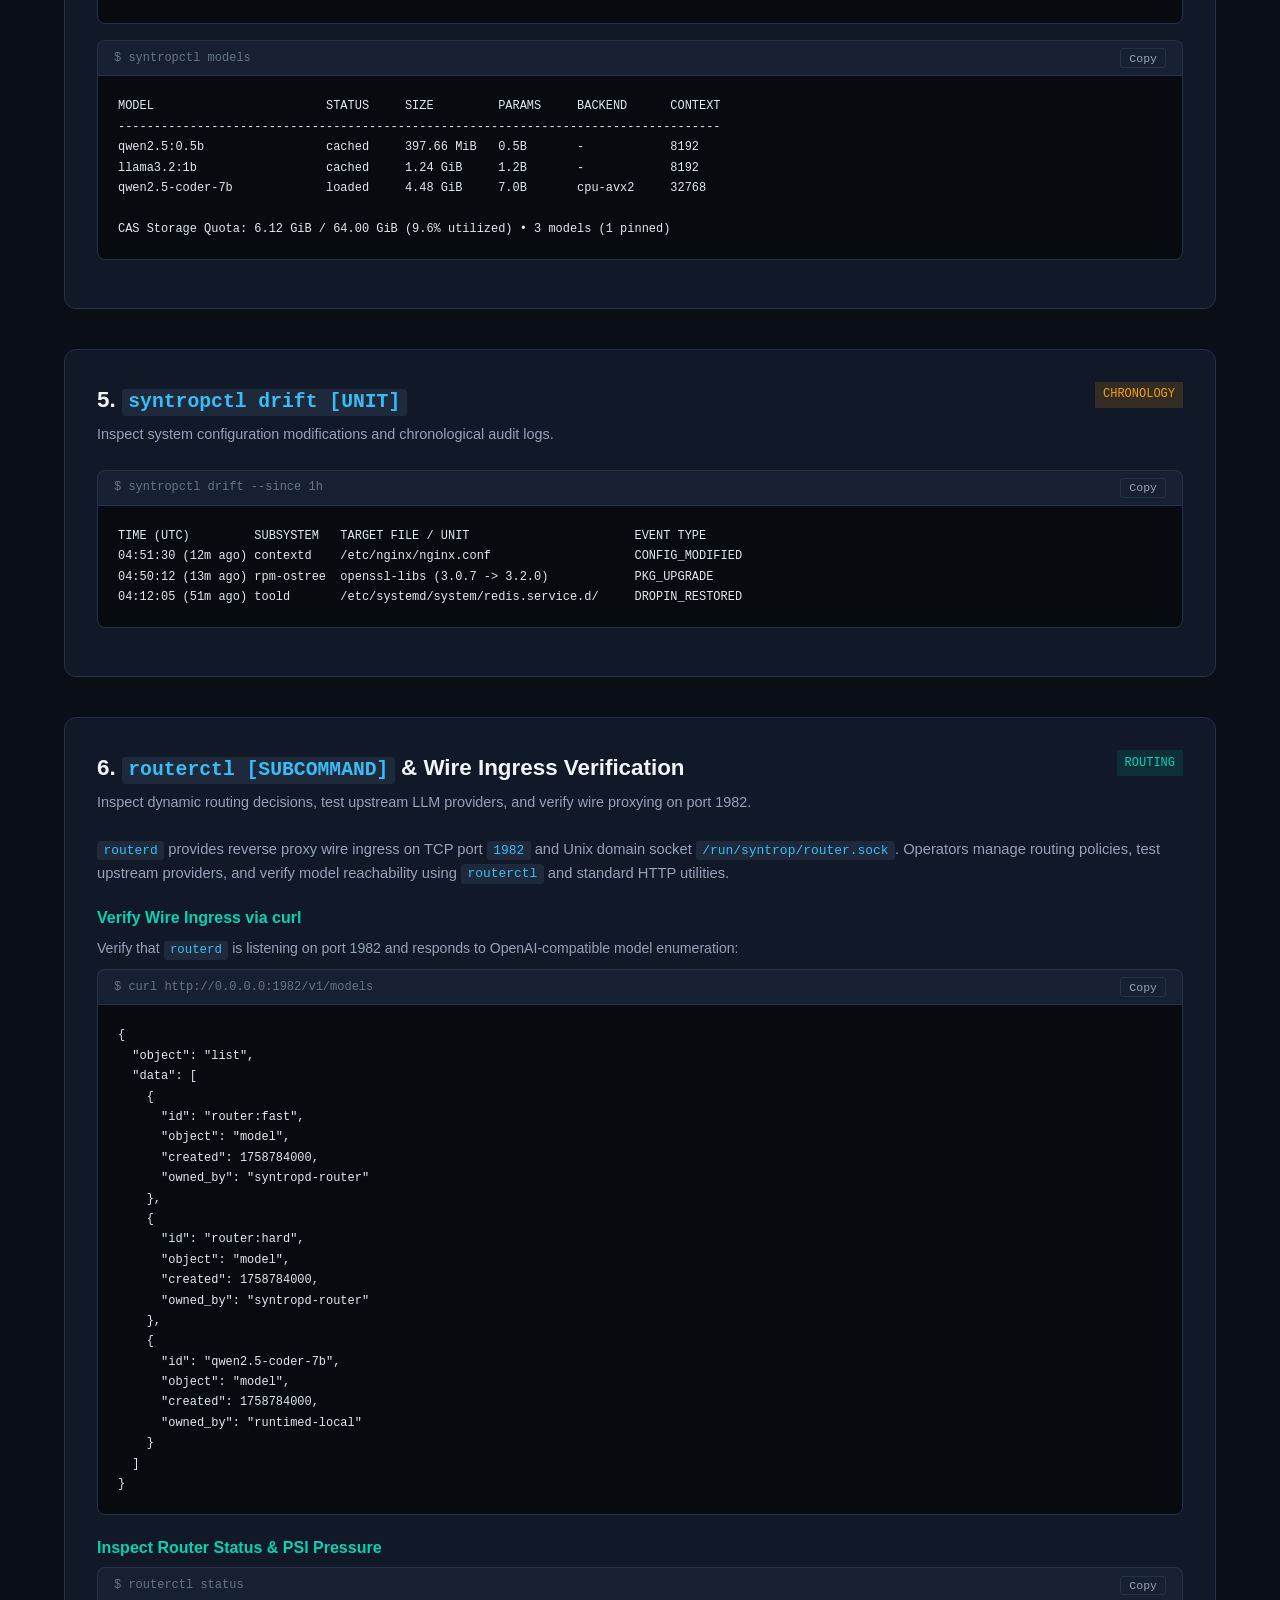
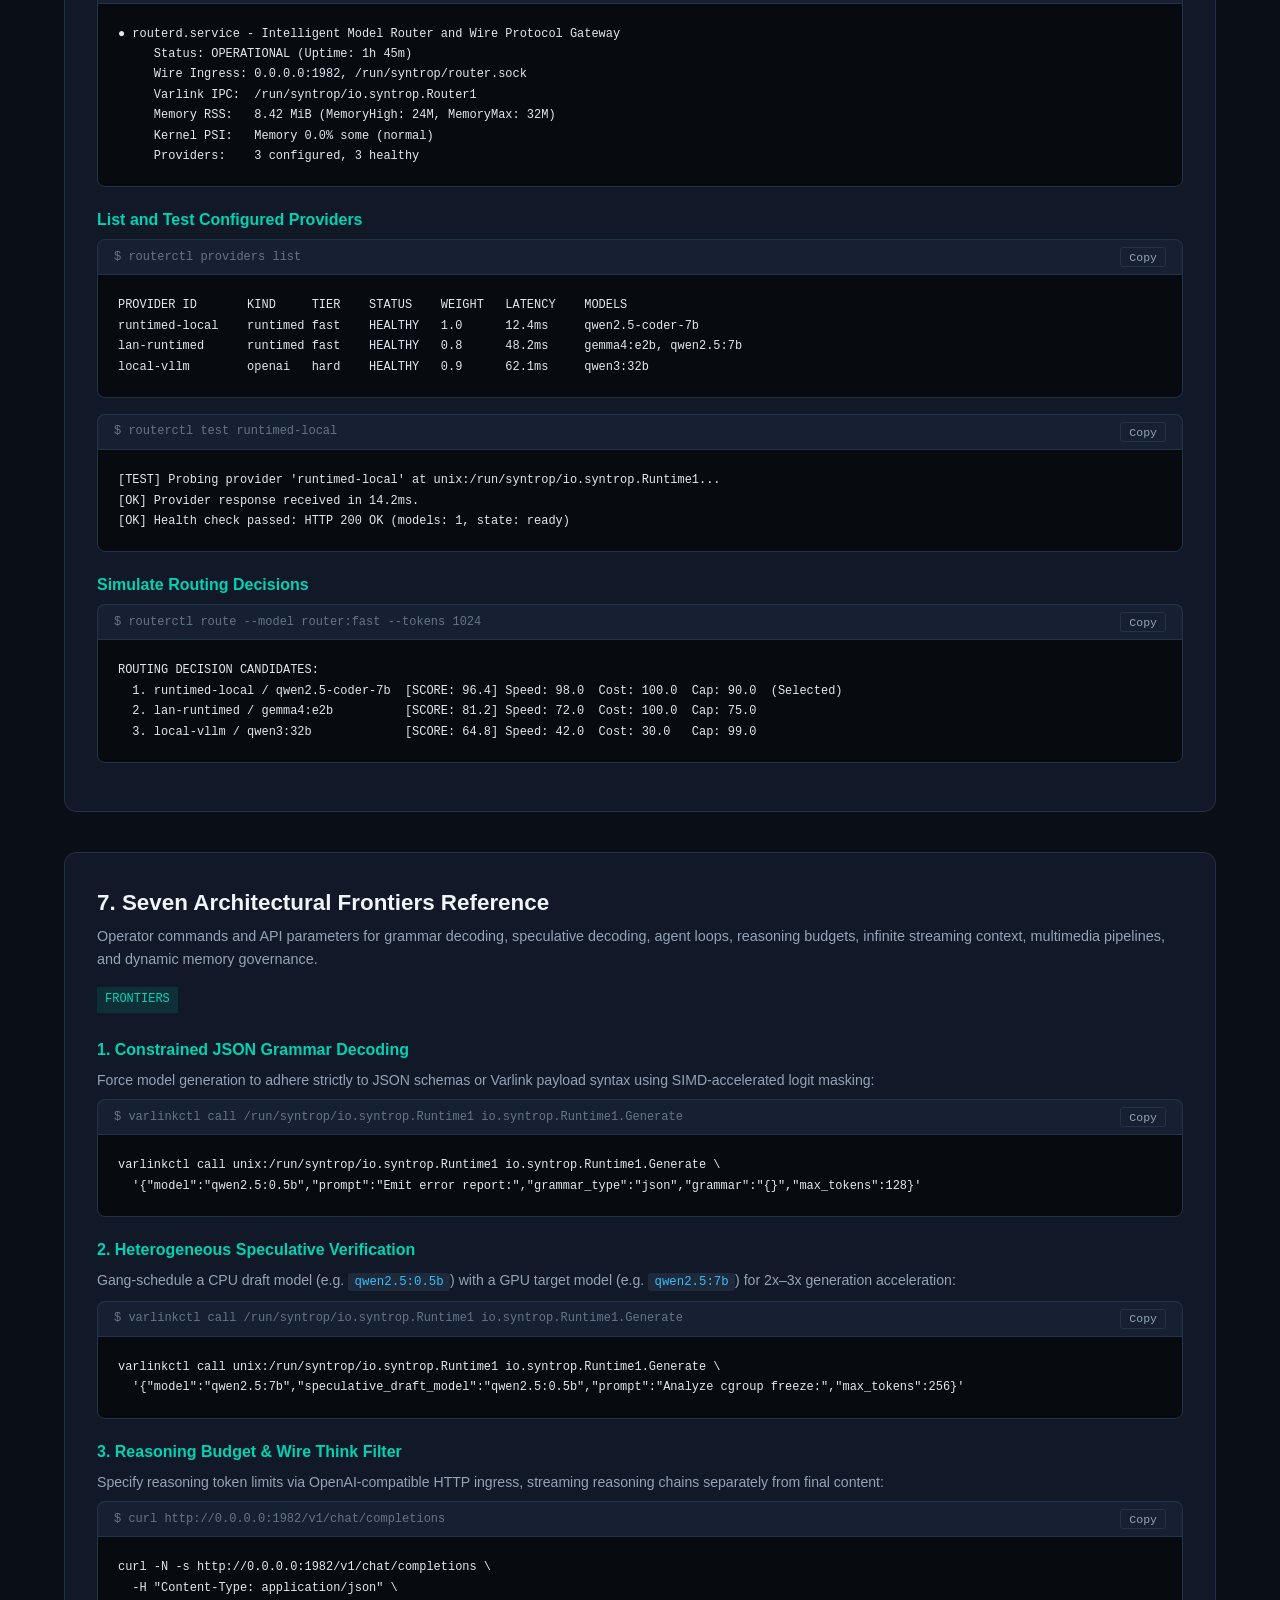
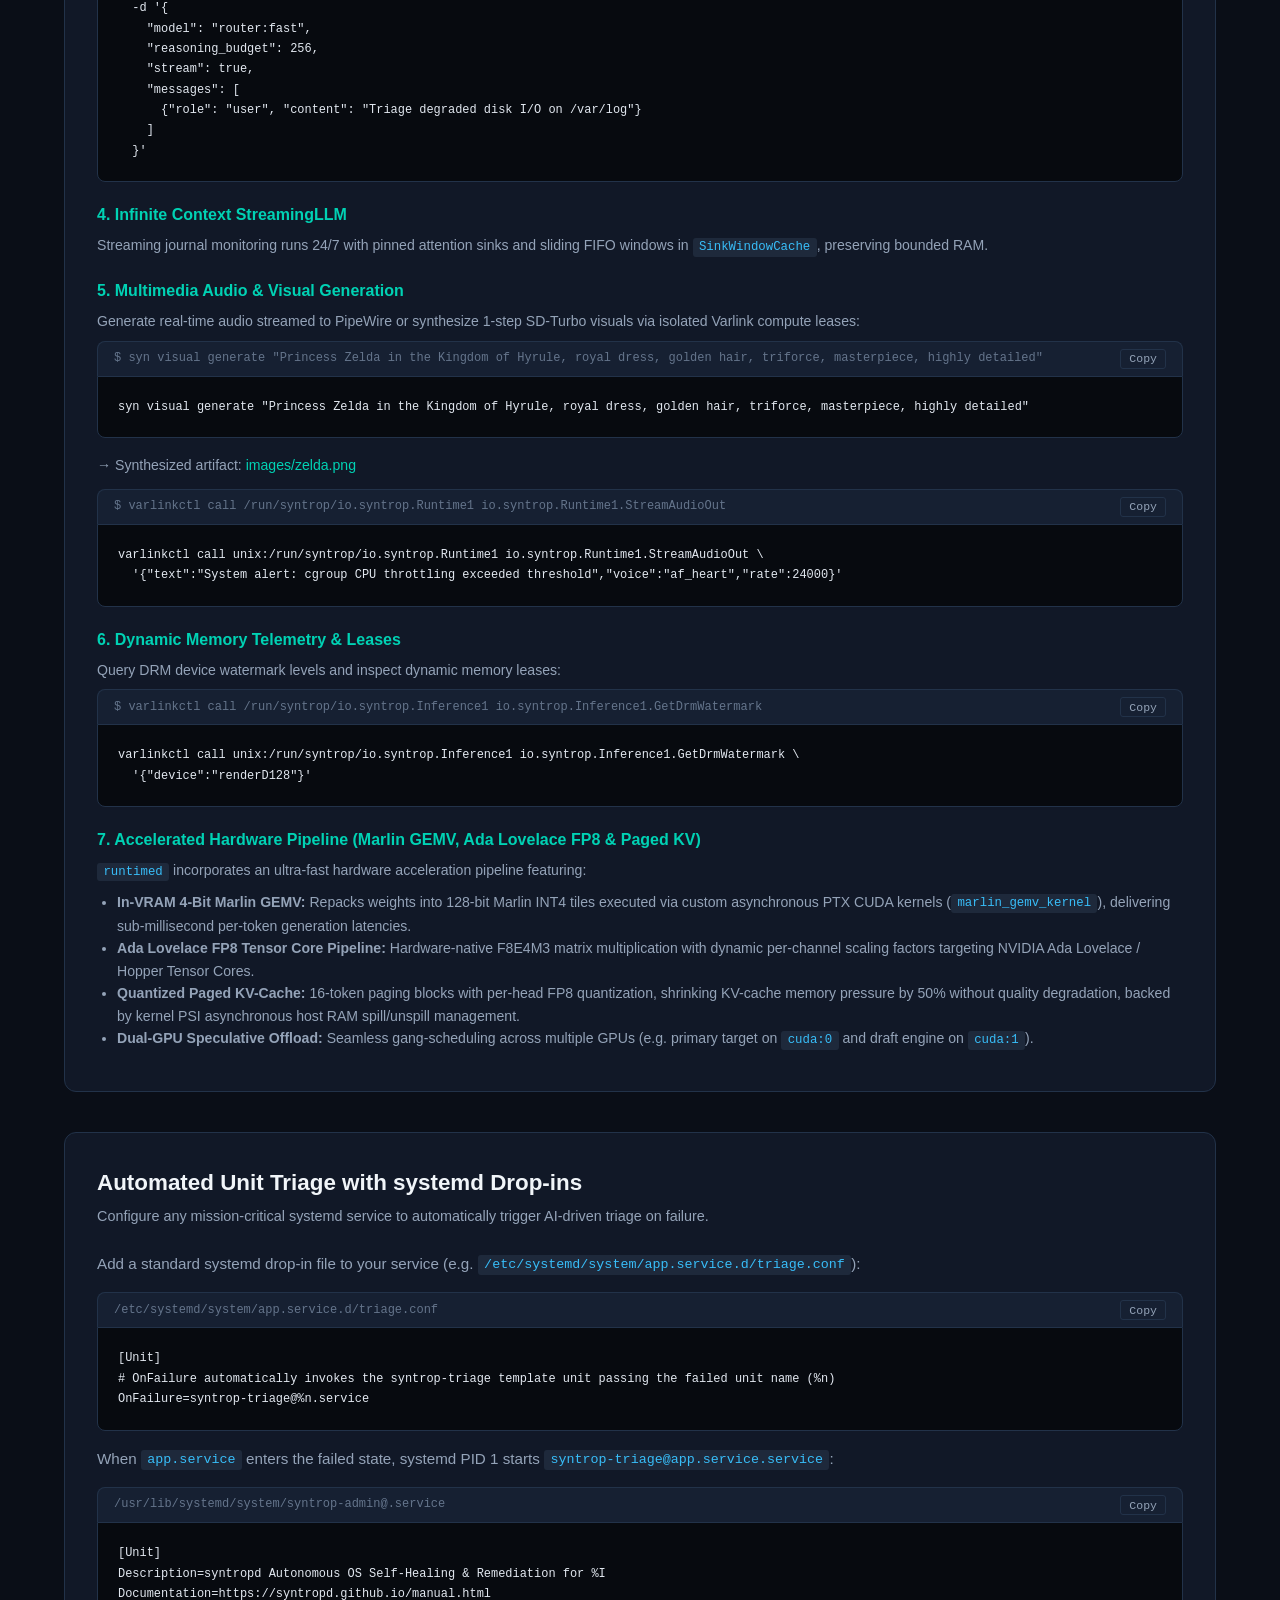
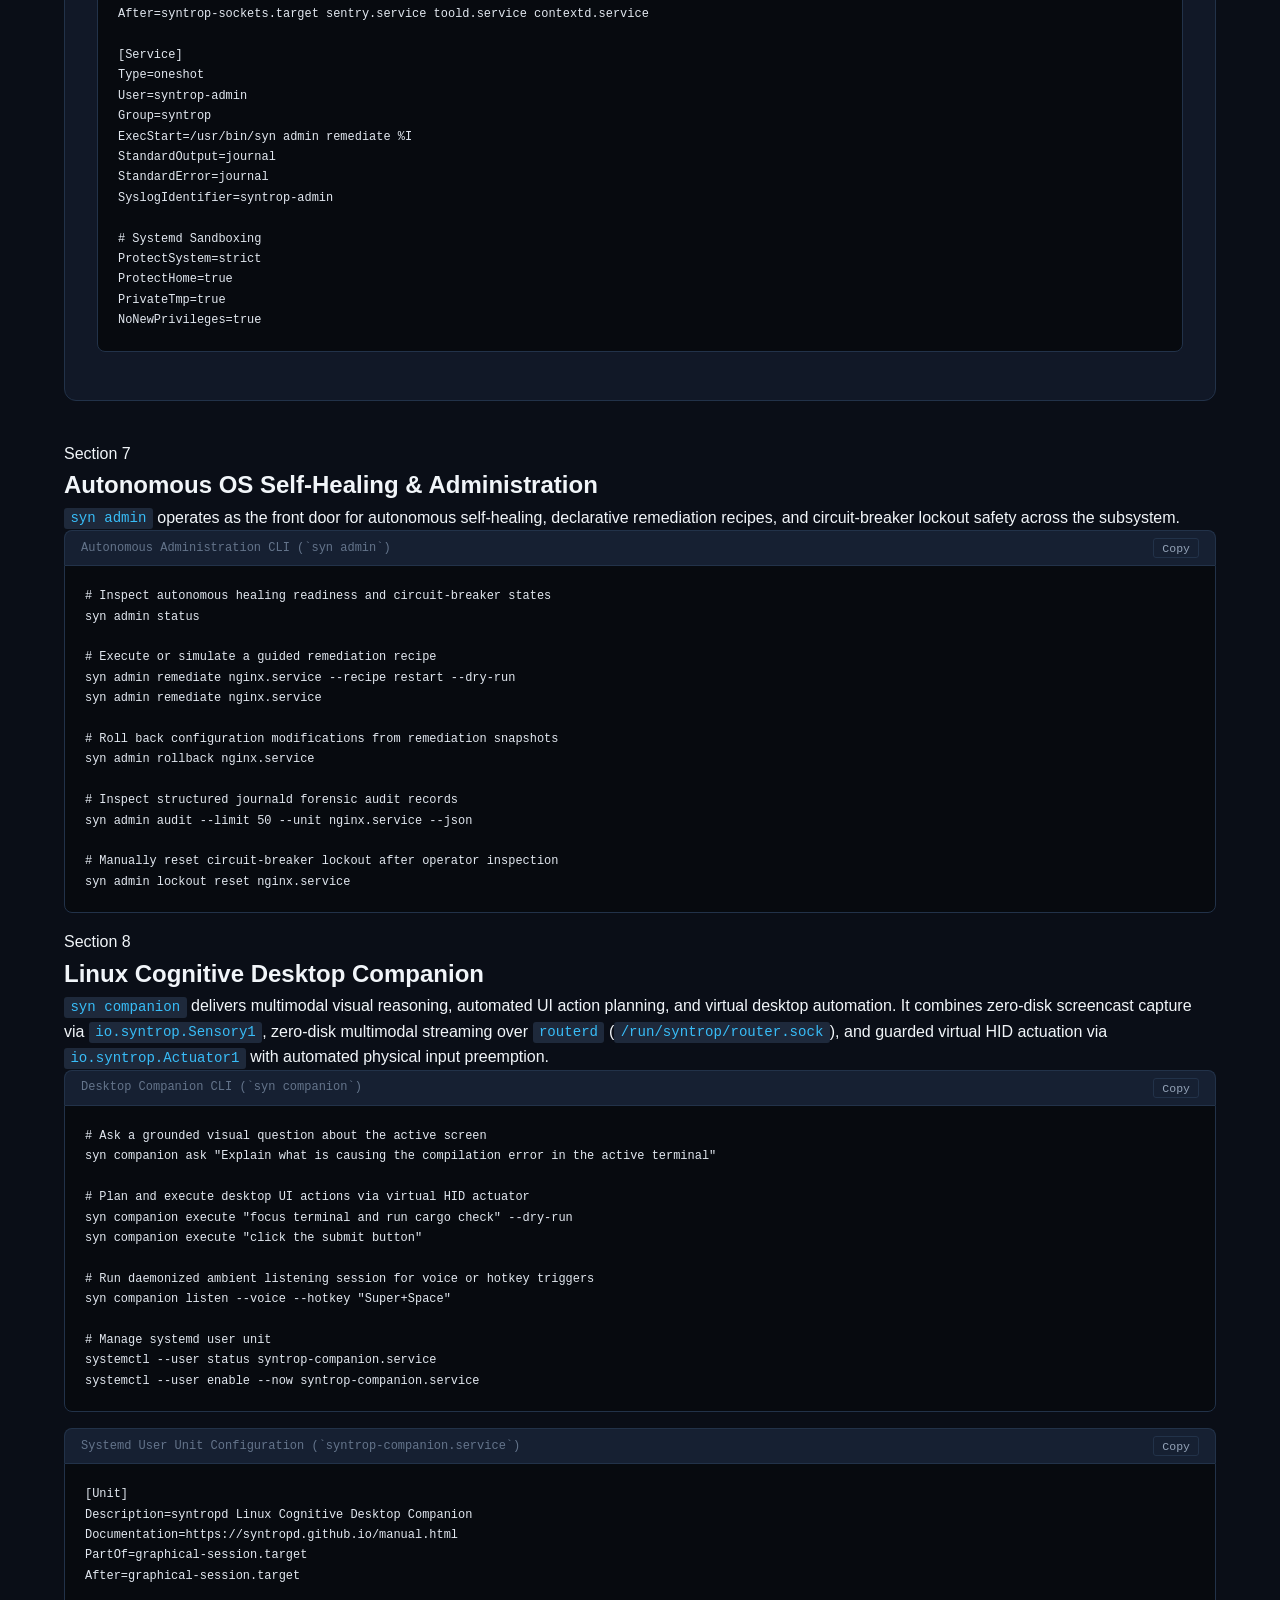
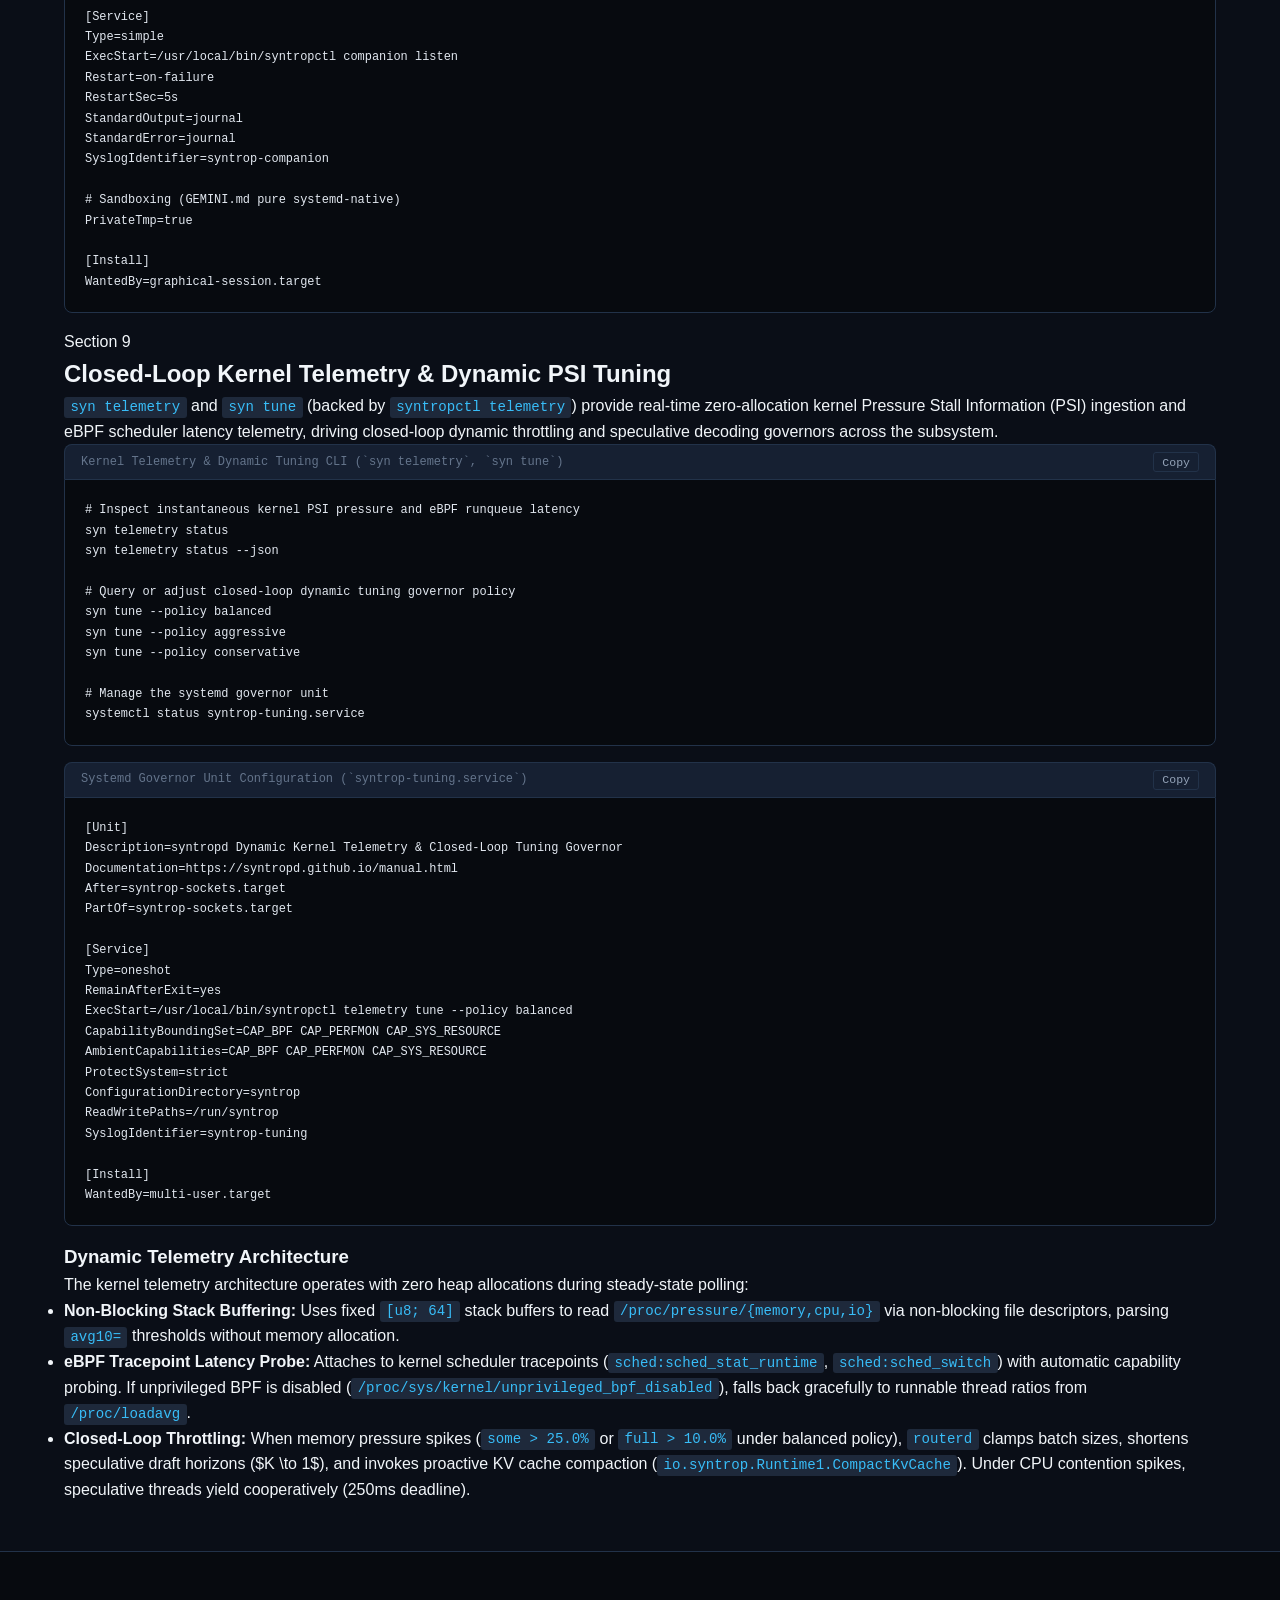
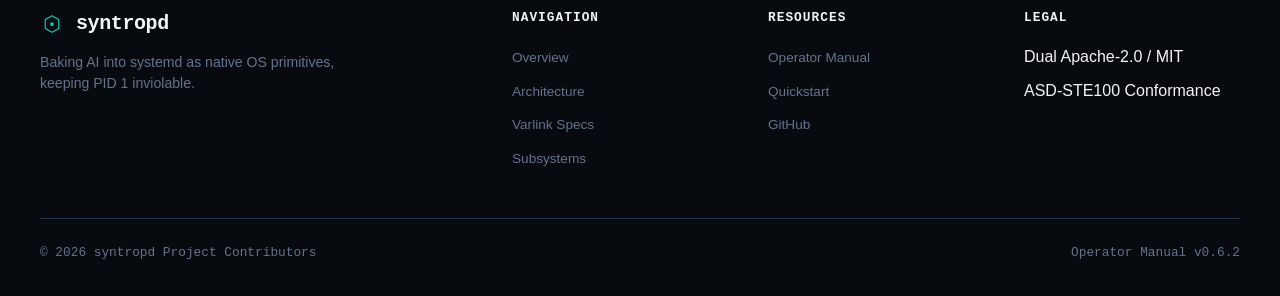
<file: manual.html>
<!DOCTYPE html>
<html lang="en">
<head>
  <meta charset="UTF-8">
  <meta name="viewport" content="width=device-width, initial-scale=1.0">
  <meta name="description" content="syntropctl Operator Manual - Comprehensive command reference, examples, flags, and systemd integration.">
  <meta name="theme-color" content="#0a0e17">
  <title>Operator Manual — syntropctl</title>
  <link rel="icon" type="image/svg+xml" href="favicon.svg">
  <link rel="stylesheet" href="css/style.css">
</head>
<body>

  <!-- Top Announcement Bar -->
  <div class="top-banner">
    <span><span class="badge">OPERATOR MANUAL</span> syntropctl(1) Reference Guide</span>
    <span>•</span>
    <span>System administration &amp; automated failure triage</span>
  </div>

  <!-- Header & Navigation -->
  <header class="site-header">
    <div class="nav-container">
      <a href="index.html" class="brand">
        <svg viewBox="0 0 64 64" width="28" height="28">
          <path d="M32 10 L50 20 L50 44 L32 54 L14 44 L14 20 Z" fill="none" stroke="#00d2b4" stroke-width="3" stroke-linejoin="round"/>
          <circle cx="32" cy="32" r="6" fill="#00d2b4"/>
          <line x1="32" y1="10" x2="32" y2="26" stroke="#38bdf8" stroke-width="2.5" stroke-linecap="round"/>
          <line x1="50" y1="44" x2="36" y2="35" stroke="#38bdf8" stroke-width="2.5" stroke-linecap="round"/>
          <line x1="14" y1="44" x2="28" y2="35" stroke="#38bdf8" stroke-width="2.5" stroke-linecap="round"/>
        </svg>
        <span>syntropd</span>
      </a>

      <button class="nav-toggle" aria-label="Toggle navigation menu" aria-expanded="false">
        <svg width="20" height="20" viewBox="0 0 24 24" fill="none" stroke="currentColor" stroke-width="2"><line x1="3" y1="12" x2="21" y2="12"></line><line x1="3" y1="6" x2="21" y2="6"></line><line x1="3" y1="18" x2="21" y2="18"></line></svg>
      </button>

      <ul class="nav-links">
        <li><a href="index.html">Overview</a></li>
        <li><a href="architecture.html">Architecture</a></li>
        <li><a href="specifications.html">Varlink Specs</a></li>
        <li><a href="daemons.html">Subsystems</a></li>
        <li><a href="manual.html" class="active">Operator Manual</a></li>
        <li><a href="quickstart.html">Quickstart</a></li>
      </ul>

      <div class="nav-actions">
        <a href="https://github.com/syntropd" class="github-btn" target="_blank" rel="noopener noreferrer">
          <svg width="16" height="16" viewBox="0 0 24 24" fill="currentColor"><path d="M12 0C5.37 0 0 5.37 0 12c0 5.31 3.435 9.795 8.205 11.385.6.105.825-.255.825-.57 0-.285-.015-1.23-.015-2.235-3.015.555-3.795-.735-4.035-1.41-.135-.345-.72-1.41-1.23-1.695-.42-.225-1.02-.78-.015-.795.945-.015 1.62.87 1.845 1.23 1.08 1.815 2.805 1.305 3.495.99.105-.78.42-1.305.765-1.605-2.67-.3-5.46-1.335-5.46-5.925 0-1.305.465-2.385 1.23-3.225-.12-.3-.54-1.53.12-3.18 0 0 1.005-.315 3.3 1.23.96-.27 1.98-.405 3-.405s2.04.135 3 .405c2.295-1.56 3.3-1.23 3.3-1.23.66 1.65.24 2.88.12 3.18.765.84 1.23 1.905 1.23 3.225 0 4.605-2.805 5.625-5.475 5.925.435.375.81 1.095.81 2.22 0 1.605-.015 2.895-.015 3.3 0 .315.225.69.825.57A12.02 12.02 0 0024 12c0-6.63-5.37-12-12-12z"/></svg>
          <span>GitHub</span>
        </a>
      </div>
    </div>
  </header>

  <!-- Main Content -->
  <main class="main-wrap">

    <div class="page-header">
      <div class="category">Command-Line Reference</div>
      <h1>syntropctl(1) — Unified Operator Manual</h1>
      <p>
        <code>syntropctl</code> is the primary control utility for interacting with the syntropd daemon suite. It connects directly over Varlink Unix domain sockets, offering both human-friendly table outputs and structured <code>--json</code> streams.
      </p>
    </div>

    <!-- Global Flags -->
    <section class="diagram-card">
      <h2>Global Options</h2>
      <div class="table-wrap">
        <table>
          <thead>
            <tr>
              <th>Flag</th>
              <th>Type</th>
              <th>Description</th>
            </tr>
          </thead>
          <tbody>
            <tr>
              <td><code>--json</code></td>
              <td>Boolean</td>
              <td>Format all output as machine-readable JSON for automation and jq processing.</td>
            </tr>
            <tr>
              <td><code>-v, --verbose</code></td>
              <td>Count</td>
              <td>Enable detailed debug logging to stderr including raw Varlink messages.</td>
            </tr>
            <tr>
              <td><code>-h, --help</code></td>
              <td>Flag</td>
              <td>Print help information and subcommand summary.</td>
            </tr>
            <tr>
              <td><code>-V, --version</code></td>
              <td>Flag</td>
              <td>Print version information.</td>
            </tr>
          </tbody>
        </table>
      </div>
    </section>

    <!-- Subcommand 1: status -->
    <section class="diagram-card">
      <div class="diagram-header">
        <div>
          <h2>1. <code>syntropctl status [DAEMON]</code></h2>
          <p>Inspects daemon socket connectivity, round-trip latency, and interface health.</p>
        </div>
        <span class="badge" style="background: var(--teal-dim); color: var(--teal); padding: 0.2rem 0.5rem; font-family: var(--font-mono); font-size: 0.75rem;">DIAGNOSTIC</span>
      </div>

      <p style="color: var(--text-muted); font-size: 0.92rem; margin-bottom: 1rem;">
        Sends an <code>org.varlink.service.GetInfo</code> ping to all active sockets under <code>/run/syntrop/</code>.
      </p>

      <div class="code-header">
        <span>$ syntropctl status</span>
        <button class="copy-btn">Copy</button>
      </div>
      <pre><code>DAEMON       SOCKET                                  STATE    LATENCY   INTERFACES
inferenced   /run/syntrop/io.syntrop.Inference1      ACTIVE    0.41ms   io.syntrop.Inference1, org.varlink.service
modeld       /run/syntrop/io.syntrop.Model1          ACTIVE    0.32ms   io.syntrop.Model1, org.varlink.service
contextd     /run/syntrop/io.syntrop.Context1        ACTIVE    0.28ms   io.syntrop.Context1, org.varlink.service
toold        /run/syntrop/io.syntrop.Tool1           ACTIVE    0.35ms   io.syntrop.Tool1, org.varlink.service
runtimed     /run/syntrop/io.syntrop.Runtime1        STANDBY   0.15ms   io.syntrop.Runtime1, org.varlink.service
routerd      /run/syntrop/io.syntrop.Router1         ACTIVE    0.38ms   io.syntrop.Router1, org.varlink.service

System Status: OPERATIONAL (All sockets listening; 0 MB idle RAM footprint)</code></pre>
    </section>

    <!-- Subcommand 2: explain -->
    <section class="diagram-card">
      <div class="diagram-header">
        <div>
          <h2>2. <code>syntropctl explain &lt;UNIT&gt;</code></h2>
          <p>Diagnose failure or state of a target systemd service unit using AI correlation.</p>
        </div>
        <span class="badge" style="background: var(--rose-dim); color: var(--rose); padding: 0.2rem 0.5rem; font-family: var(--font-mono); font-size: 0.75rem;">TRIAGE</span>
      </div>

      <p style="color: var(--text-muted); font-size: 0.92rem; margin-bottom: 1rem;">
        Executes an end-to-end incident triage inquiry. Correlates unit failure signals with recent configuration drift, journal logs, and PSI pressure to pinpoint exact root causes.
      </p>

      <div class="code-header">
        <span>$ syntropctl explain nginx.service</span>
        <button class="copy-btn">Copy</button>
      </div>
      <pre><code>● nginx.service - The NGINX HTTP and reverse proxy server
     Loaded: loaded (/usr/lib/systemd/system/nginx.service; enabled)
     Active: failed (Result: exit-code) since Wed 2026-09-24 04:52:10 UTC; 42s ago

INCIDENT CHRONOLOGY:
  ├─ 04:50:12: Package upgrade 'openssl-libs' (3.0.7 -> 3.2.0)
  ├─ 04:51:30: Config modified: /etc/nginx/nginx.conf (+ssl_protocols TLSv1.3)
  └─ 04:52:10: Process terminated with status 1 (nginx: [emerg] invalid directive)

ROOT CAUSE ANALYSIS:
  The directive 'ssl_protocols TLSv1.3' inside http {} block conflicts with
  upstream template syntax in /etc/nginx/conf.d/default.conf line 14.

SUGGESTED ACTION:
  # systemctl revert nginx.service
  Or run automated remediation:
  $ syntropctl run revert_config /etc/nginx/nginx.conf</code></pre>
    </section>

    <!-- Subcommand 3: devices -->
    <section class="diagram-card">
      <div class="diagram-header">
        <div>
          <h2>3. <code>syntropctl devices</code></h2>
          <p>Inspect compute accelerators, VRAM allocation, and PSI pressure stalls.</p>
        </div>
        <span class="badge" style="background: var(--cyan-dim); color: var(--cyan); padding: 0.2rem 0.5rem; font-family: var(--font-mono); font-size: 0.75rem;">HARDWARE</span>
      </div>

      <div class="code-header">
        <span>$ syntropctl devices</span>
        <button class="copy-btn">Copy</button>
      </div>
      <pre><code>PLANE ID           KIND       DEVICE NAME                 TOTAL VRAM   ALLOCATED    PRESSURE
drm-renderD128     DRM_GPU    NVIDIA GeForce RTX 4090     24.00 GiB     8.25 GiB    Normal (0.0% some)
cpu-amx-0          CPU_AMX    Intel Xeon Platinum 8480+   64.00 GiB     0.00 GiB    Normal (0.2% some)

Active Leases:
  lease-4921-bc  [Interactive]     payment.service   4.00 GiB  (plane: drm-renderD128)
  lease-7712-aa  [EmergencyTriage] sentry-enclave    4.25 GiB  (plane: drm-renderD128)</code></pre>
    </section>

    <!-- Subcommand 4: models & pull -->
    <section class="diagram-card">
      <div class="diagram-header">
        <div>
          <h2>4. <code>syntropctl models</code> &amp; <code>syn pull &lt;model&gt;</code></h2>
          <p>Manage content-addressable model cache in <code>/var/lib/models</code> and retrieve models from Hugging Face or registry.</p>
        </div>
        <span class="badge" style="background: var(--purple-dim); color: var(--purple); padding: 0.2rem 0.5rem; font-family: var(--font-mono); font-size: 0.75rem;">STORAGE &amp; PULL</span>
      </div>

      <p style="color: var(--text-muted); font-size: 0.95rem; margin-bottom: 0.75rem;">
        Pull models using aliases (<code>qwen2.5:0.5b</code>, <code>qwen2.5:1.5b</code>, <code>llama3.2:1b</code>, <code>smollm2:360m</code>, <code>gemma4:e2b</code>) or Hugging Face repositories (<code>org/repo</code>):
      </p>
      <div class="code-header">
        <span>$ syn pull qwen2.5:0.5b</span>
        <button class="copy-btn">Copy</button>
      </div>
      <pre><code>Resolving model: qwen2.5:0.5b
  Target: qwen2.5:0.5b
  Source: https://huggingface.co/Qwen/Qwen2.5-0.5B-Instruct-GGUF/resolve/main/qwen2.5-0.5b-instruct-q4_k_m.gguf
qwen2.5 [00:00:02] [########################################] 397.66 MiB/397.66 MiB (0s) Download complete
  SHA-256: 7f9a12bc81e3a4e98f01b3c4d5e6f708192a3b4c5d6e7f8091a2b3c4d5e6f708
Successfully pulled and registered qwen2.5:0.5b</code></pre>

      <div class="code-header" style="margin-top: 1rem;">
        <span>$ sudo syn setup --family qwen</span>
        <button class="copy-btn">Copy</button>
      </div>
      <p style="color: var(--text-muted); font-size: 0.95rem; margin-top: 0.5rem; margin-bottom: 0.5rem;">
        Automatically size hardware envelopes, pull and pin draft &amp; primary models via <code>modelctl bootstrap</code>, generate speculative router configurations, and reload services:
      </p>
      <pre><code>=== Syntrop Setup: Family [qwen] (Envelope: auto) ===
[1/3] Sizing hardware envelope and dispatching to modelctl bootstrap...
  CPU Cores: 12 | Host RAM: 14.8 GB avail (7.4 GB draft budget)
  Selected CPU Draft: qwen2.5:0.5b [Q8_0]
  [&#10003;] modelctl bootstrap completed successfully.
[2/3] Generating speculative routerd.toml configuration...
  [&#10003;] Speculative router configuration written to /etc/syntrop/routerd.toml
[3/3] Reloading routerd.service...
  [&#10003;] routerd.service reloaded successfully.
Setup completed successfully for family: qwen</code></pre>

      <div class="code-header" style="margin-top: 1rem;">
        <span>$ syntropctl models</span>
        <button class="copy-btn">Copy</button>
      </div>
      <pre><code>MODEL                        STATUS     SIZE         PARAMS     BACKEND      CONTEXT   
------------------------------------------------------------------------------------
qwen2.5:0.5b                 cached     397.66 MiB   0.5B       -            8192      
llama3.2:1b                  cached     1.24 GiB     1.2B       -            8192      
qwen2.5-coder-7b             loaded     4.48 GiB     7.0B       cpu-avx2     32768     

CAS Storage Quota: 6.12 GiB / 64.00 GiB (9.6% utilized) • 3 models (1 pinned)</code></pre>
    </section>


    <!-- Subcommand 5: drift -->
    <section class="diagram-card">
      <div class="diagram-header">
        <div>
          <h2>5. <code>syntropctl drift [UNIT]</code></h2>
          <p>Inspect system configuration modifications and chronological audit logs.</p>
        </div>
        <span class="badge" style="background: var(--amber-dim); color: var(--amber); padding: 0.2rem 0.5rem; font-family: var(--font-mono); font-size: 0.75rem;">CHRONOLOGY</span>
      </div>

      <div class="code-header">
        <span>$ syntropctl drift --since 1h</span>
        <button class="copy-btn">Copy</button>
      </div>
      <pre><code>TIME (UTC)         SUBSYSTEM   TARGET FILE / UNIT                       EVENT TYPE
04:51:30 (12m ago) contextd    /etc/nginx/nginx.conf                    CONFIG_MODIFIED
04:50:12 (13m ago) rpm-ostree  openssl-libs (3.0.7 -> 3.2.0)            PKG_UPGRADE
04:12:05 (51m ago) toold       /etc/systemd/system/redis.service.d/     DROPIN_RESTORED</code></pre>
    </section>

    <!-- Subcommand 6: routerctl -->
    <section class="diagram-card">
      <div class="diagram-header">
        <div>
          <h2>6. <code>routerctl [SUBCOMMAND]</code> &amp; Wire Ingress Verification</h2>
          <p>Inspect dynamic routing decisions, test upstream LLM providers, and verify wire proxying on port 1982.</p>
        </div>
        <span class="badge" style="background: var(--teal-dim); color: var(--teal); padding: 0.2rem 0.5rem; font-family: var(--font-mono); font-size: 0.75rem;">ROUTING</span>
      </div>

      <p style="color: var(--text-muted); font-size: 0.92rem; margin-bottom: 1rem;">
        <code>routerd</code> provides reverse proxy wire ingress on TCP port <code>1982</code> and Unix domain socket <code>/run/syntrop/router.sock</code>. Operators manage routing policies, test upstream providers, and verify model reachability using <code>routerctl</code> and standard HTTP utilities.
      </p>

      <h3 style="font-size: 1rem; color: var(--teal); margin: 1.25rem 0 0.4rem;">Verify Wire Ingress via curl</h3>
      <p style="color: var(--text-muted); font-size: 0.88rem; margin-bottom: 0.5rem;">
        Verify that <code>routerd</code> is listening on port 1982 and responds to OpenAI-compatible model enumeration:
      </p>
      <div class="code-header">
        <span>$ curl http://0.0.0.0:1982/v1/models</span>
        <button class="copy-btn">Copy</button>
      </div>
      <pre><code>{
  "object": "list",
  "data": [
    {
      "id": "router:fast",
      "object": "model",
      "created": 1758784000,
      "owned_by": "syntropd-router"
    },
    {
      "id": "router:hard",
      "object": "model",
      "created": 1758784000,
      "owned_by": "syntropd-router"
    },
    {
      "id": "qwen2.5-coder-7b",
      "object": "model",
      "created": 1758784000,
      "owned_by": "runtimed-local"
    }
  ]
}</code></pre>

      <h3 style="font-size: 1rem; color: var(--teal); margin: 1.25rem 0 0.4rem;">Inspect Router Status &amp; PSI Pressure</h3>
      <div class="code-header">
        <span>$ routerctl status</span>
        <button class="copy-btn">Copy</button>
      </div>
      <pre><code>● routerd.service - Intelligent Model Router and Wire Protocol Gateway
     Status: OPERATIONAL (Uptime: 1h 45m)
     Wire Ingress: 0.0.0.0:1982, /run/syntrop/router.sock
     Varlink IPC:  /run/syntrop/io.syntrop.Router1
     Memory RSS:   8.42 MiB (MemoryHigh: 24M, MemoryMax: 32M)
     Kernel PSI:   Memory 0.0% some (normal)
     Providers:    3 configured, 3 healthy</code></pre>

      <h3 style="font-size: 1rem; color: var(--teal); margin: 1.25rem 0 0.4rem;">List and Test Configured Providers</h3>
      <div class="code-header">
        <span>$ routerctl providers list</span>
        <button class="copy-btn">Copy</button>
      </div>
      <pre><code>PROVIDER ID       KIND     TIER    STATUS    WEIGHT   LATENCY    MODELS
runtimed-local    runtimed fast    HEALTHY   1.0      12.4ms     qwen2.5-coder-7b
lan-runtimed      runtimed fast    HEALTHY   0.8      48.2ms     gemma4:e2b, qwen2.5:7b
local-vllm        openai   hard    HEALTHY   0.9      62.1ms     qwen3:32b</code></pre>

      <div class="code-header" style="margin-top: 1rem;">
        <span>$ routerctl test runtimed-local</span>
        <button class="copy-btn">Copy</button>
      </div>
      <pre><code>[TEST] Probing provider 'runtimed-local' at unix:/run/syntrop/io.syntrop.Runtime1...
[OK] Provider response received in 14.2ms.
[OK] Health check passed: HTTP 200 OK (models: 1, state: ready)</code></pre>

      <h3 style="font-size: 1rem; color: var(--teal); margin: 1.25rem 0 0.4rem;">Simulate Routing Decisions</h3>
      <div class="code-header">
        <span>$ routerctl route --model router:fast --tokens 1024</span>
        <button class="copy-btn">Copy</button>
      </div>
      <pre><code>ROUTING DECISION CANDIDATES:
  1. runtimed-local / qwen2.5-coder-7b  [SCORE: 96.4] Speed: 98.0  Cost: 100.0  Cap: 90.0  (Selected)
  2. lan-runtimed / gemma4:e2b          [SCORE: 81.2] Speed: 72.0  Cost: 100.0  Cap: 75.0
  3. local-vllm / qwen3:32b             [SCORE: 64.8] Speed: 42.0  Cost: 30.0   Cap: 99.0</code></pre>
    </section>

    <!-- Subcommand 7: 7 Frontiers Operations -->
    <section class="diagram-card">
      <div class="diagram-header">
        <div>
          <h2>7. Seven Architectural Frontiers Reference</h2>
          <p>Operator commands and API parameters for grammar decoding, speculative decoding, agent loops, reasoning budgets, infinite streaming context, multimedia pipelines, and dynamic memory governance.</p>
        </div>
        <span class="badge" style="background: var(--teal-dim); color: var(--teal); padding: 0.2rem 0.5rem; font-family: var(--font-mono); font-size: 0.75rem;">FRONTIERS</span>
      </div>

      <h3 style="font-size: 1rem; color: var(--teal); margin: 1.25rem 0 0.4rem;">1. Constrained JSON Grammar Decoding</h3>
      <p style="color: var(--text-muted); font-size: 0.88rem; margin-bottom: 0.5rem;">
        Force model generation to adhere strictly to JSON schemas or Varlink payload syntax using SIMD-accelerated logit masking:
      </p>
      <div class="code-header">
        <span>$ varlinkctl call /run/syntrop/io.syntrop.Runtime1 io.syntrop.Runtime1.Generate</span>
        <button class="copy-btn">Copy</button>
      </div>
      <pre><code>varlinkctl call unix:/run/syntrop/io.syntrop.Runtime1 io.syntrop.Runtime1.Generate \
  '{"model":"qwen2.5:0.5b","prompt":"Emit error report:","grammar_type":"json","grammar":"{}","max_tokens":128}'</code></pre>

      <h3 style="font-size: 1rem; color: var(--teal); margin: 1.25rem 0 0.4rem;">2. Heterogeneous Speculative Verification</h3>
      <p style="color: var(--text-muted); font-size: 0.88rem; margin-bottom: 0.5rem;">
        Gang-schedule a CPU draft model (e.g. <code>qwen2.5:0.5b</code>) with a GPU target model (e.g. <code>qwen2.5:7b</code>) for 2x–3x generation acceleration:
      </p>
      <div class="code-header">
        <span>$ varlinkctl call /run/syntrop/io.syntrop.Runtime1 io.syntrop.Runtime1.Generate</span>
        <button class="copy-btn">Copy</button>
      </div>
      <pre><code>varlinkctl call unix:/run/syntrop/io.syntrop.Runtime1 io.syntrop.Runtime1.Generate \
  '{"model":"qwen2.5:7b","speculative_draft_model":"qwen2.5:0.5b","prompt":"Analyze cgroup freeze:","max_tokens":256}'</code></pre>

      <h3 style="font-size: 1rem; color: var(--teal); margin: 1.25rem 0 0.4rem;">3. Reasoning Budget &amp; Wire Think Filter</h3>
      <p style="color: var(--text-muted); font-size: 0.88rem; margin-bottom: 0.5rem;">
        Specify reasoning token limits via OpenAI-compatible HTTP ingress, streaming reasoning chains separately from final content:
      </p>
      <div class="code-header">
        <span>$ curl http://0.0.0.0:1982/v1/chat/completions</span>
        <button class="copy-btn">Copy</button>
      </div>
      <pre><code>curl -N -s http://0.0.0.0:1982/v1/chat/completions \
  -H "Content-Type: application/json" \
  -d '{
    "model": "router:fast",
    "reasoning_budget": 256,
    "stream": true,
    "messages": [
      {"role": "user", "content": "Triage degraded disk I/O on /var/log"}
    ]
  }'</code></pre>

      <h3 style="font-size: 1rem; color: var(--teal); margin: 1.25rem 0 0.4rem;">4. Infinite Context StreamingLLM</h3>
      <p style="color: var(--text-muted); font-size: 0.88rem; margin-bottom: 0.5rem;">
        Streaming journal monitoring runs 24/7 with pinned attention sinks and sliding FIFO windows in <code>SinkWindowCache</code>, preserving bounded RAM.
      </p>

      <h3 style="font-size: 1rem; color: var(--teal); margin: 1.25rem 0 0.4rem;">5. Multimedia Audio &amp; Visual Generation</h3>
      <p style="color: var(--text-muted); font-size: 0.88rem; margin-bottom: 0.5rem;">
        Generate real-time audio streamed to PipeWire or synthesize 1-step SD-Turbo visuals via isolated Varlink compute leases:
      </p>
      <div class="code-header">
        <span>$ syn visual generate "Princess Zelda in the Kingdom of Hyrule, royal dress, golden hair, triforce, masterpiece, highly detailed"</span>
        <button class="copy-btn">Copy</button>
      </div>
      <pre><code>syn visual generate "Princess Zelda in the Kingdom of Hyrule, royal dress, golden hair, triforce, masterpiece, highly detailed"</code></pre>
      <p style="color: var(--text-muted); font-size: 0.88rem; margin: 0.4rem 0 0.75rem;">
        &rarr; Synthesized artifact: <a href="images/zelda.png" target="_blank" style="color: var(--teal);">images/zelda.png</a>
      </p>
      <div class="code-header">
        <span>$ varlinkctl call /run/syntrop/io.syntrop.Runtime1 io.syntrop.Runtime1.StreamAudioOut</span>
        <button class="copy-btn">Copy</button>
      </div>
      <pre><code>varlinkctl call unix:/run/syntrop/io.syntrop.Runtime1 io.syntrop.Runtime1.StreamAudioOut \
  '{"text":"System alert: cgroup CPU throttling exceeded threshold","voice":"af_heart","rate":24000}'</code></pre>

      <h3 style="font-size: 1rem; color: var(--teal); margin: 1.25rem 0 0.4rem;">6. Dynamic Memory Telemetry &amp; Leases</h3>
      <p style="color: var(--text-muted); font-size: 0.88rem; margin-bottom: 0.5rem;">
        Query DRM device watermark levels and inspect dynamic memory leases:
      </p>
      <div class="code-header">
        <span>$ varlinkctl call /run/syntrop/io.syntrop.Inference1 io.syntrop.Inference1.GetDrmWatermark</span>
        <button class="copy-btn">Copy</button>
      </div>
      <pre><code>varlinkctl call unix:/run/syntrop/io.syntrop.Inference1 io.syntrop.Inference1.GetDrmWatermark \
  '{"device":"renderD128"}'</code></pre>

      <h3 style="font-size: 1rem; color: var(--teal); margin: 1.25rem 0 0.4rem;">7. Accelerated Hardware Pipeline (Marlin GEMV, Ada Lovelace FP8 &amp; Paged KV)</h3>
      <p style="color: var(--text-muted); font-size: 0.88rem; margin-bottom: 0.5rem;">
        <code>runtimed</code> incorporates an ultra-fast hardware acceleration pipeline featuring:
      </p>
      <ul style="color: var(--text-muted); font-size: 0.88rem; margin-bottom: 0.5rem; padding-left: 1.25rem;">
        <li><strong>In-VRAM 4-Bit Marlin GEMV:</strong> Repacks weights into 128-bit Marlin INT4 tiles executed via custom asynchronous PTX CUDA kernels (<code>marlin_gemv_kernel</code>), delivering sub-millisecond per-token generation latencies.</li>
        <li><strong>Ada Lovelace FP8 Tensor Core Pipeline:</strong> Hardware-native F8E4M3 matrix multiplication with dynamic per-channel scaling factors targeting NVIDIA Ada Lovelace / Hopper Tensor Cores.</li>
        <li><strong>Quantized Paged KV-Cache:</strong> 16-token paging blocks with per-head FP8 quantization, shrinking KV-cache memory pressure by 50% without quality degradation, backed by kernel PSI asynchronous host RAM spill/unspill management.</li>
        <li><strong>Dual-GPU Speculative Offload:</strong> Seamless gang-scheduling across multiple GPUs (e.g. primary target on <code>cuda:0</code> and draft engine on <code>cuda:1</code>).</li>
      </ul>
    </section>

    <!-- systemd Unit Drop-In Integration -->
    <section class="diagram-card" style="margin-top: 2rem;">
      <div class="diagram-header">
        <div>
          <h2>Automated Unit Triage with systemd Drop-ins</h2>
          <p>Configure any mission-critical systemd service to automatically trigger AI-driven triage on failure.</p>
        </div>
      </div>

      <p style="color: var(--text-muted); font-size: 0.95rem; margin-bottom: 1rem;">
        Add a standard systemd drop-in file to your service (e.g. <code>/etc/systemd/system/app.service.d/triage.conf</code>):
      </p>

      <div class="code-header">
        <span>/etc/systemd/system/app.service.d/triage.conf</span>
        <button class="copy-btn">Copy</button>
      </div>
      <pre><code>[Unit]
# OnFailure automatically invokes the syntrop-triage template unit passing the failed unit name (%n)
OnFailure=syntrop-triage@%n.service</code></pre>

      <p style="color: var(--text-muted); font-size: 0.95rem; margin: 1rem 0;">
        When <code>app.service</code> enters the failed state, systemd PID 1 starts <code>syntrop-triage@app.service.service</code>:
      </p>

      <div class="code-header">
        <span>/usr/lib/systemd/system/syntrop-admin@.service</span>
        <button class="copy-btn">Copy</button>
      </div>
      <pre><code>[Unit]
Description=syntropd Autonomous OS Self-Healing &amp; Remediation for %I
Documentation=https://syntropd.github.io/manual.html
After=syntrop-sockets.target sentry.service toold.service contextd.service

[Service]
Type=oneshot
User=syntrop-admin
Group=syntrop
ExecStart=/usr/bin/syn admin remediate %I
StandardOutput=journal
StandardError=journal
SyslogIdentifier=syntrop-admin

# Systemd Sandboxing
ProtectSystem=strict
ProtectHome=true
PrivateTmp=true
NoNewPrivileges=true</code></pre>
    </section>

    <!-- SECTION 7: Autonomous OS Self-Healing & Administration -->
    <section class="section" id="admin">
      <div class="section-badge">Section 7</div>
      <h2>Autonomous OS Self-Healing &amp; Administration</h2>
      <p class="section-lead">
        <code>syn admin</code> operates as the front door for autonomous self-healing, declarative remediation recipes, and circuit-breaker lockout safety across the subsystem.
      </p>

      <div class="code-header">
        <span>Autonomous Administration CLI (`syn admin`)</span>
        <button class="copy-btn">Copy</button>
      </div>
      <pre><code># Inspect autonomous healing readiness and circuit-breaker states
syn admin status

# Execute or simulate a guided remediation recipe
syn admin remediate nginx.service --recipe restart --dry-run
syn admin remediate nginx.service

# Roll back configuration modifications from remediation snapshots
syn admin rollback nginx.service

# Inspect structured journald forensic audit records
syn admin audit --limit 50 --unit nginx.service --json

# Manually reset circuit-breaker lockout after operator inspection
syn admin lockout reset nginx.service</code></pre>
    </section>

    <!-- SECTION 8: Linux Cognitive Desktop Companion -->
    <section class="section" id="companion">
      <div class="section-badge">Section 8</div>
      <h2>Linux Cognitive Desktop Companion</h2>
      <p class="section-lead">
        <code>syn companion</code> delivers multimodal visual reasoning, automated UI action planning, and virtual desktop automation. It combines zero-disk screencast capture via <code>io.syntrop.Sensory1</code>, zero-disk multimodal streaming over <code>routerd</code> (<code>/run/syntrop/router.sock</code>), and guarded virtual HID actuation via <code>io.syntrop.Actuator1</code> with automated physical input preemption.
      </p>

      <div class="code-header">
        <span>Desktop Companion CLI (`syn companion`)</span>
        <button class="copy-btn">Copy</button>
      </div>
      <pre><code># Ask a grounded visual question about the active screen
syn companion ask "Explain what is causing the compilation error in the active terminal"

# Plan and execute desktop UI actions via virtual HID actuator
syn companion execute "focus terminal and run cargo check" --dry-run
syn companion execute "click the submit button"

# Run daemonized ambient listening session for voice or hotkey triggers
syn companion listen --voice --hotkey "Super+Space"

# Manage systemd user unit
systemctl --user status syntrop-companion.service
systemctl --user enable --now syntrop-companion.service</code></pre>

      <div class="code-header">
        <span>Systemd User Unit Configuration (`syntrop-companion.service`)</span>
        <button class="copy-btn">Copy</button>
      </div>
      <pre><code>[Unit]
Description=syntropd Linux Cognitive Desktop Companion
Documentation=https://syntropd.github.io/manual.html
PartOf=graphical-session.target
After=graphical-session.target

[Service]
Type=simple
ExecStart=/usr/local/bin/syntropctl companion listen
Restart=on-failure
RestartSec=5s
StandardOutput=journal
StandardError=journal
SyslogIdentifier=syntrop-companion

# Sandboxing (GEMINI.md pure systemd-native)
PrivateTmp=true

[Install]
WantedBy=graphical-session.target</code></pre>
    </section>

    <!-- SECTION 9: Closed-Loop Kernel Telemetry & Dynamic PSI Tuning -->
    <section class="section" id="telemetry">
      <div class="section-badge">Section 9</div>
      <h2>Closed-Loop Kernel Telemetry &amp; Dynamic PSI Tuning</h2>
      <p class="section-lead">
        <code>syn telemetry</code> and <code>syn tune</code> (backed by <code>syntropctl telemetry</code>) provide real-time zero-allocation kernel Pressure Stall Information (PSI) ingestion and eBPF scheduler latency telemetry, driving closed-loop dynamic throttling and speculative decoding governors across the subsystem.
      </p>

      <div class="code-header">
        <span>Kernel Telemetry &amp; Dynamic Tuning CLI (`syn telemetry`, `syn tune`)</span>
        <button class="copy-btn">Copy</button>
      </div>
      <pre><code># Inspect instantaneous kernel PSI pressure and eBPF runqueue latency
syn telemetry status
syn telemetry status --json

# Query or adjust closed-loop dynamic tuning governor policy
syn tune --policy balanced
syn tune --policy aggressive
syn tune --policy conservative

# Manage the systemd governor unit
systemctl status syntrop-tuning.service</code></pre>

      <div class="code-header">
        <span>Systemd Governor Unit Configuration (`syntrop-tuning.service`)</span>
        <button class="copy-btn">Copy</button>
      </div>
      <pre><code>[Unit]
Description=syntropd Dynamic Kernel Telemetry &amp; Closed-Loop Tuning Governor
Documentation=https://syntropd.github.io/manual.html
After=syntrop-sockets.target
PartOf=syntrop-sockets.target

[Service]
Type=oneshot
RemainAfterExit=yes
ExecStart=/usr/local/bin/syntropctl telemetry tune --policy balanced
CapabilityBoundingSet=CAP_BPF CAP_PERFMON CAP_SYS_RESOURCE
AmbientCapabilities=CAP_BPF CAP_PERFMON CAP_SYS_RESOURCE
ProtectSystem=strict
ConfigurationDirectory=syntrop
ReadWritePaths=/run/syntrop
SyslogIdentifier=syntrop-tuning

[Install]
WantedBy=multi-user.target</code></pre>

      <h3>Dynamic Telemetry Architecture</h3>
      <p>
        The kernel telemetry architecture operates with zero heap allocations during steady-state polling:
      </p>
      <ul>
        <li><strong>Non-Blocking Stack Buffering:</strong> Uses fixed <code>[u8; 64]</code> stack buffers to read <code>/proc/pressure/{memory,cpu,io}</code> via non-blocking file descriptors, parsing <code>avg10=</code> thresholds without memory allocation.</li>
        <li><strong>eBPF Tracepoint Latency Probe:</strong> Attaches to kernel scheduler tracepoints (<code>sched:sched_stat_runtime</code>, <code>sched:sched_switch</code>) with automatic capability probing. If unprivileged BPF is disabled (<code>/proc/sys/kernel/unprivileged_bpf_disabled</code>), falls back gracefully to runnable thread ratios from <code>/proc/loadavg</code>.</li>
        <li><strong>Closed-Loop Throttling:</strong> When memory pressure spikes (<code>some &gt; 25.0%</code> or <code>full &gt; 10.0%</code> under balanced policy), <code>routerd</code> clamps batch sizes, shortens speculative draft horizons ($K \to 1$), and invokes proactive KV cache compaction (<code>io.syntrop.Runtime1.CompactKvCache</code>). Under CPU contention spikes, speculative threads yield cooperatively (250ms deadline).</li>
      </ul>
    </section>

  </main>

  <!-- Site Footer -->
  <footer class="site-footer">
    <div class="footer-inner">
      <div class="footer-brand">
        <div class="brand">
          <svg viewBox="0 0 64 64" width="24" height="24">
            <path d="M32 10 L50 20 L50 44 L32 54 L14 44 L14 20 Z" fill="none" stroke="#00d2b4" stroke-width="3" stroke-linejoin="round"/>
            <circle cx="32" cy="32" r="5" fill="#00d2b4"/>
          </svg>
          <span>syntropd</span>
        </div>
        <p>Baking AI into systemd as native OS primitives, keeping PID 1 inviolable.</p>
      </div>

      <div class="footer-col">
        <h4>Navigation</h4>
        <ul>
          <li><a href="index.html">Overview</a></li>
          <li><a href="architecture.html">Architecture</a></li>
          <li><a href="specifications.html">Varlink Specs</a></li>
          <li><a href="daemons.html">Subsystems</a></li>
        </ul>
      </div>

      <div class="footer-col">
        <h4>Resources</h4>
        <ul>
          <li><a href="manual.html">Operator Manual</a></li>
          <li><a href="quickstart.html">Quickstart</a></li>
          <li><a href="https://github.com/syntropd" target="_blank" rel="noopener noreferrer">GitHub</a></li>
        </ul>
      </div>

      <div class="footer-col">
        <h4>Legal</h4>
        <ul>
          <li>Dual Apache-2.0 / MIT</li>
          <li>ASD-STE100 Conformance</li>
        </ul>
      </div>
    </div>

    <div class="footer-bottom">
      <span>&copy; 2026 syntropd Project Contributors</span>
      <span>Operator Manual v0.6.2</span>
    </div>
  </footer>

  <script src="js/app.js"></script>
</body>
</html>
</file>
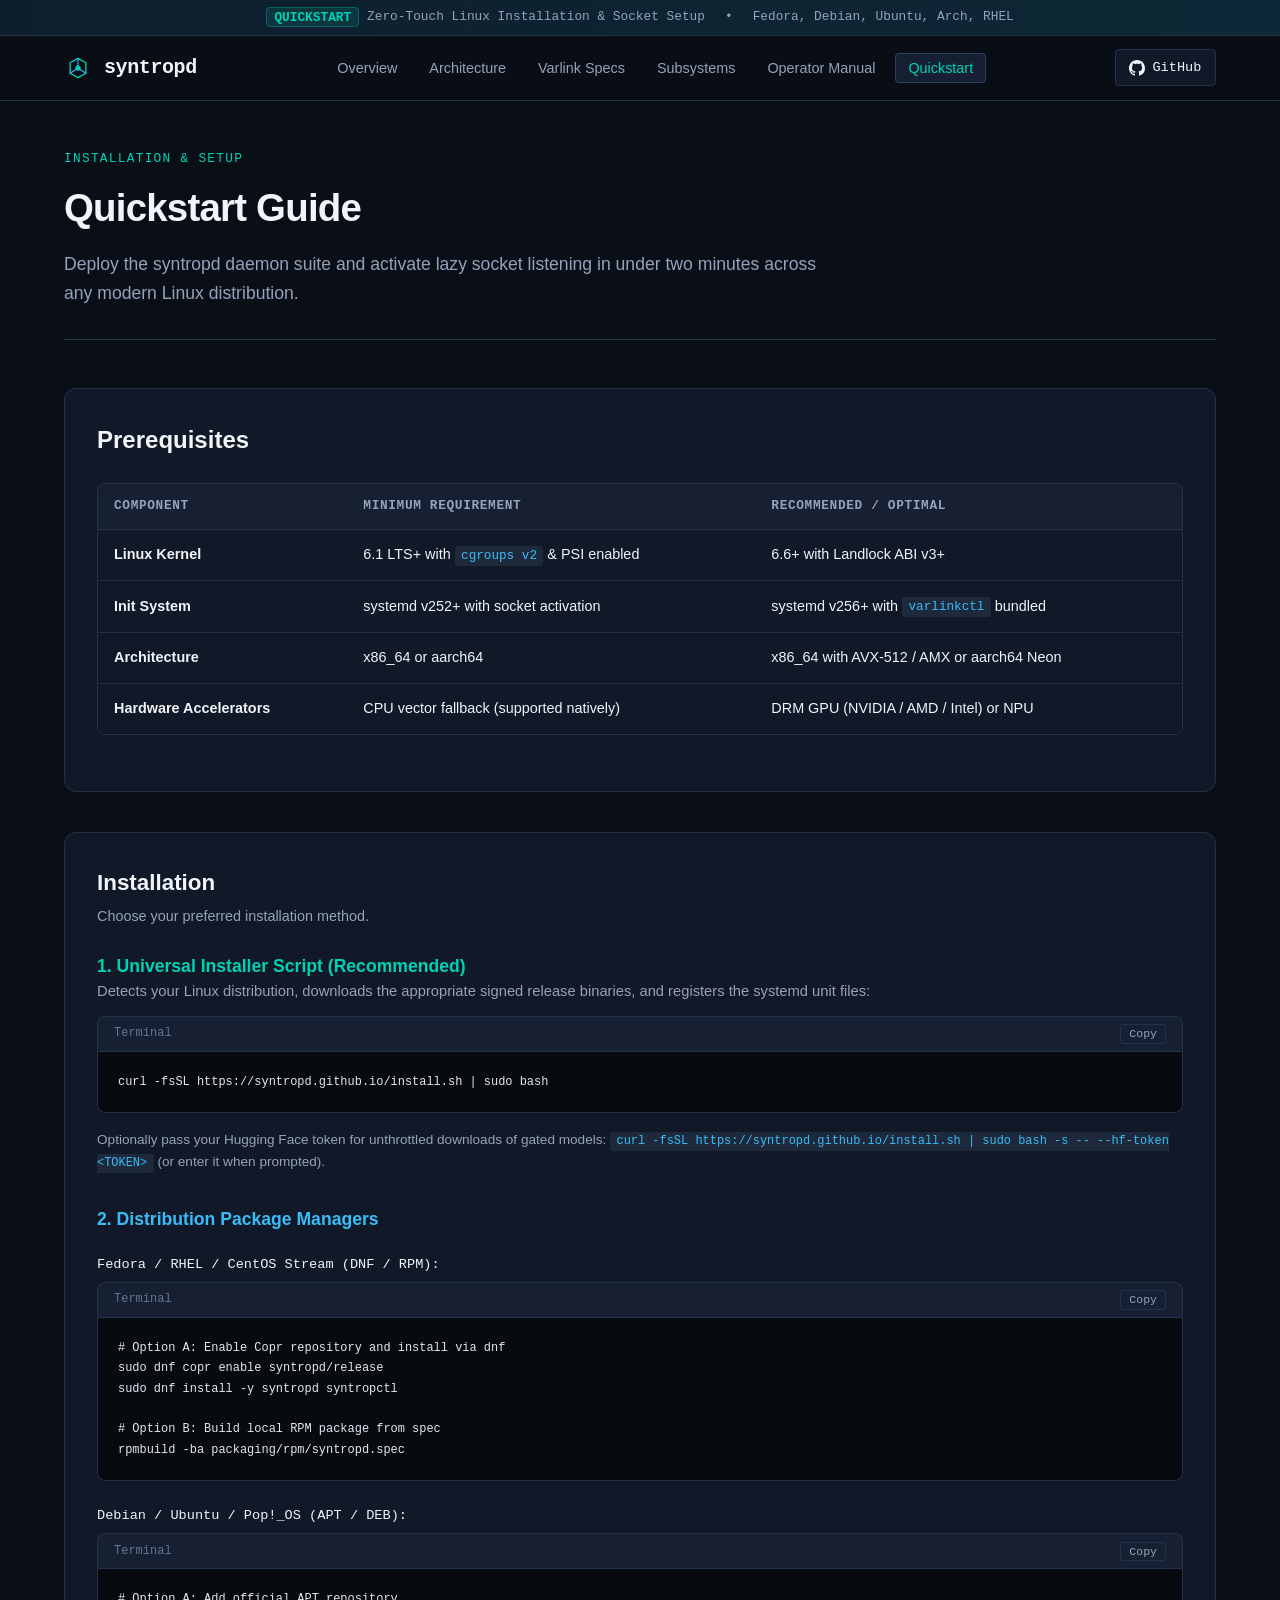
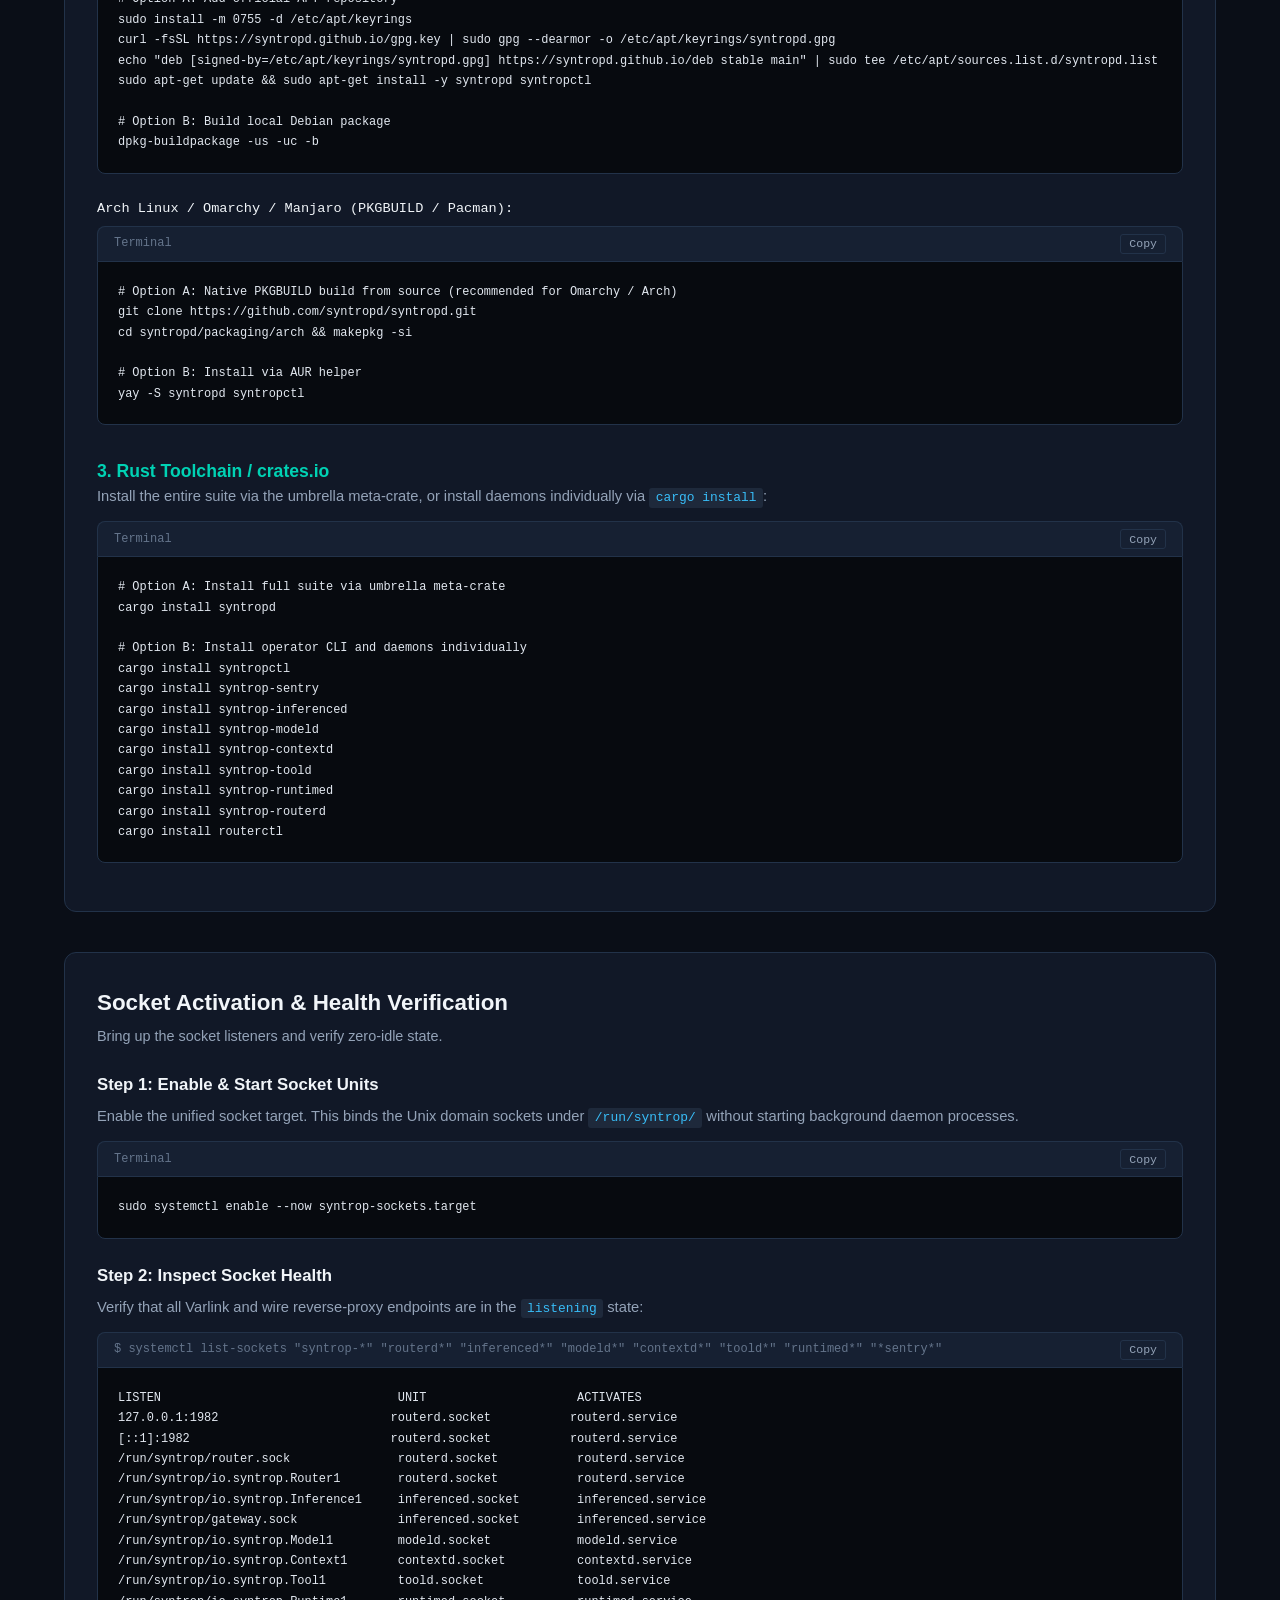
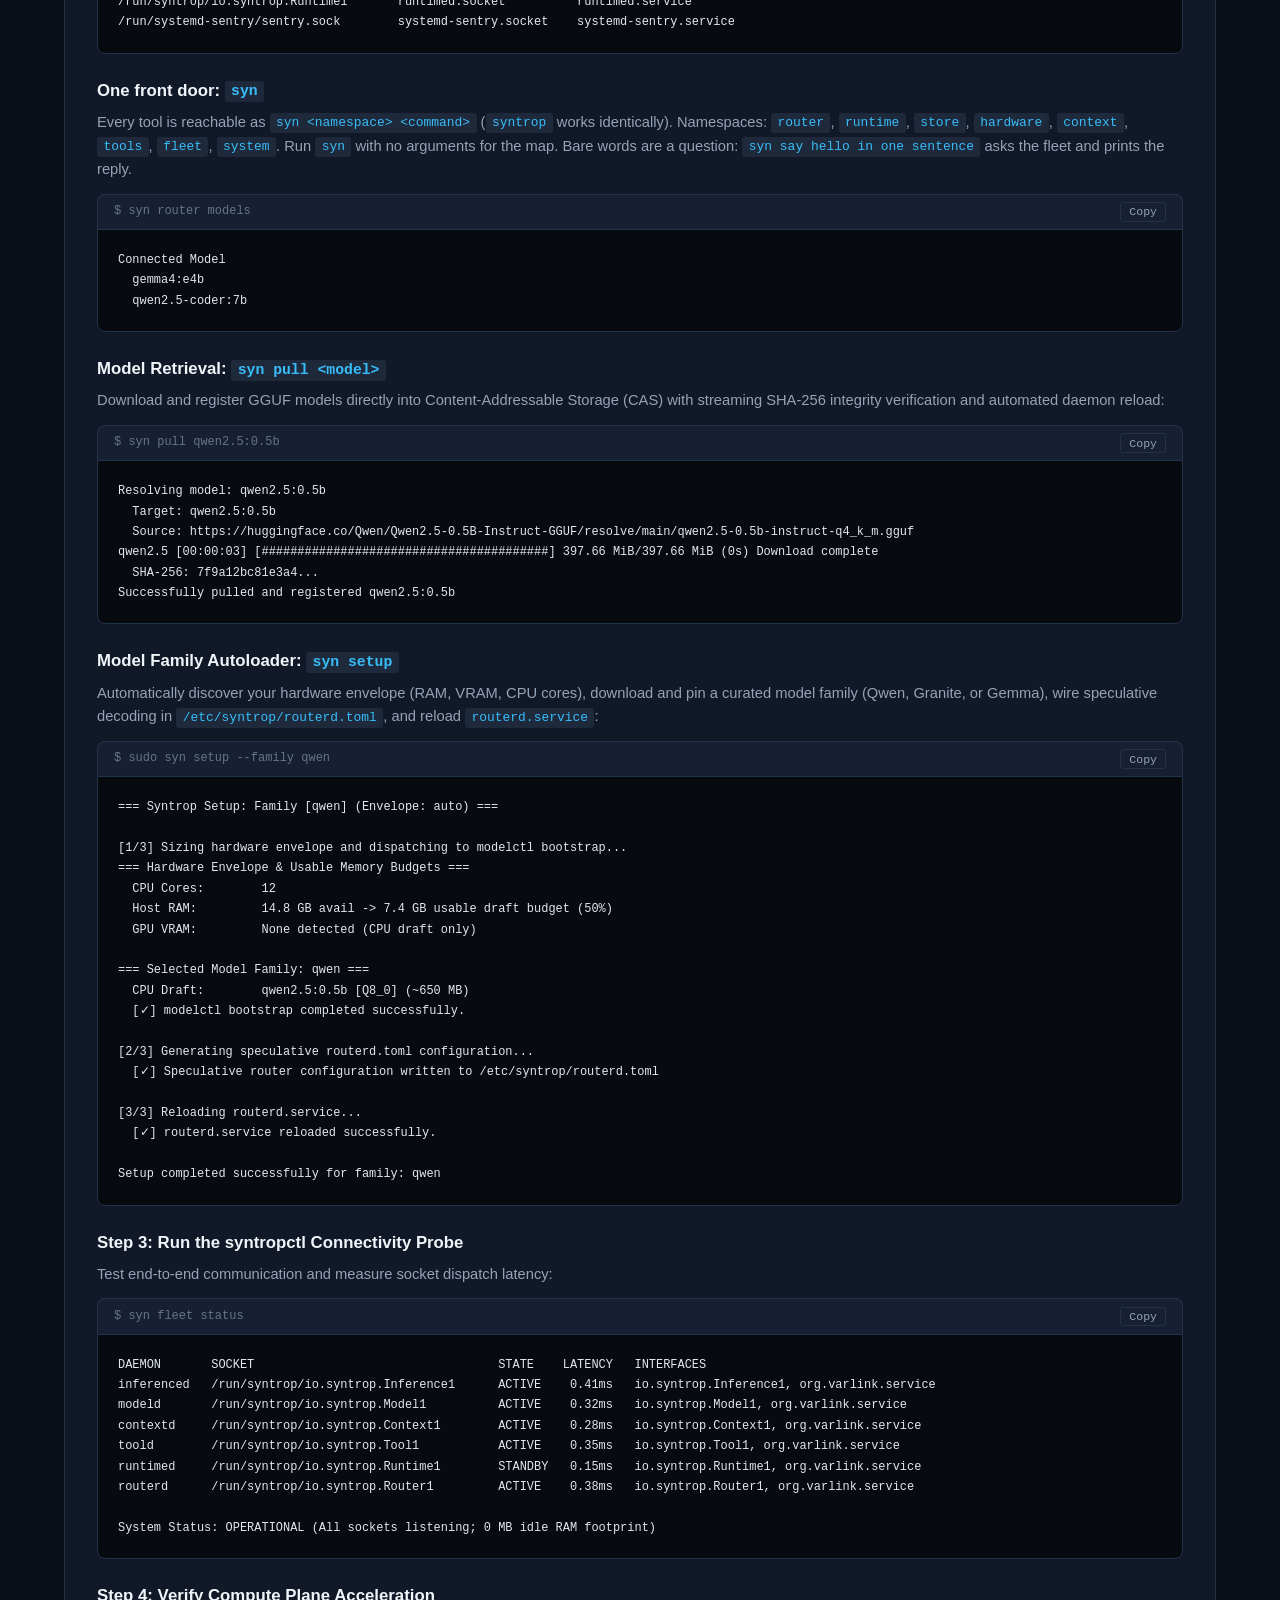
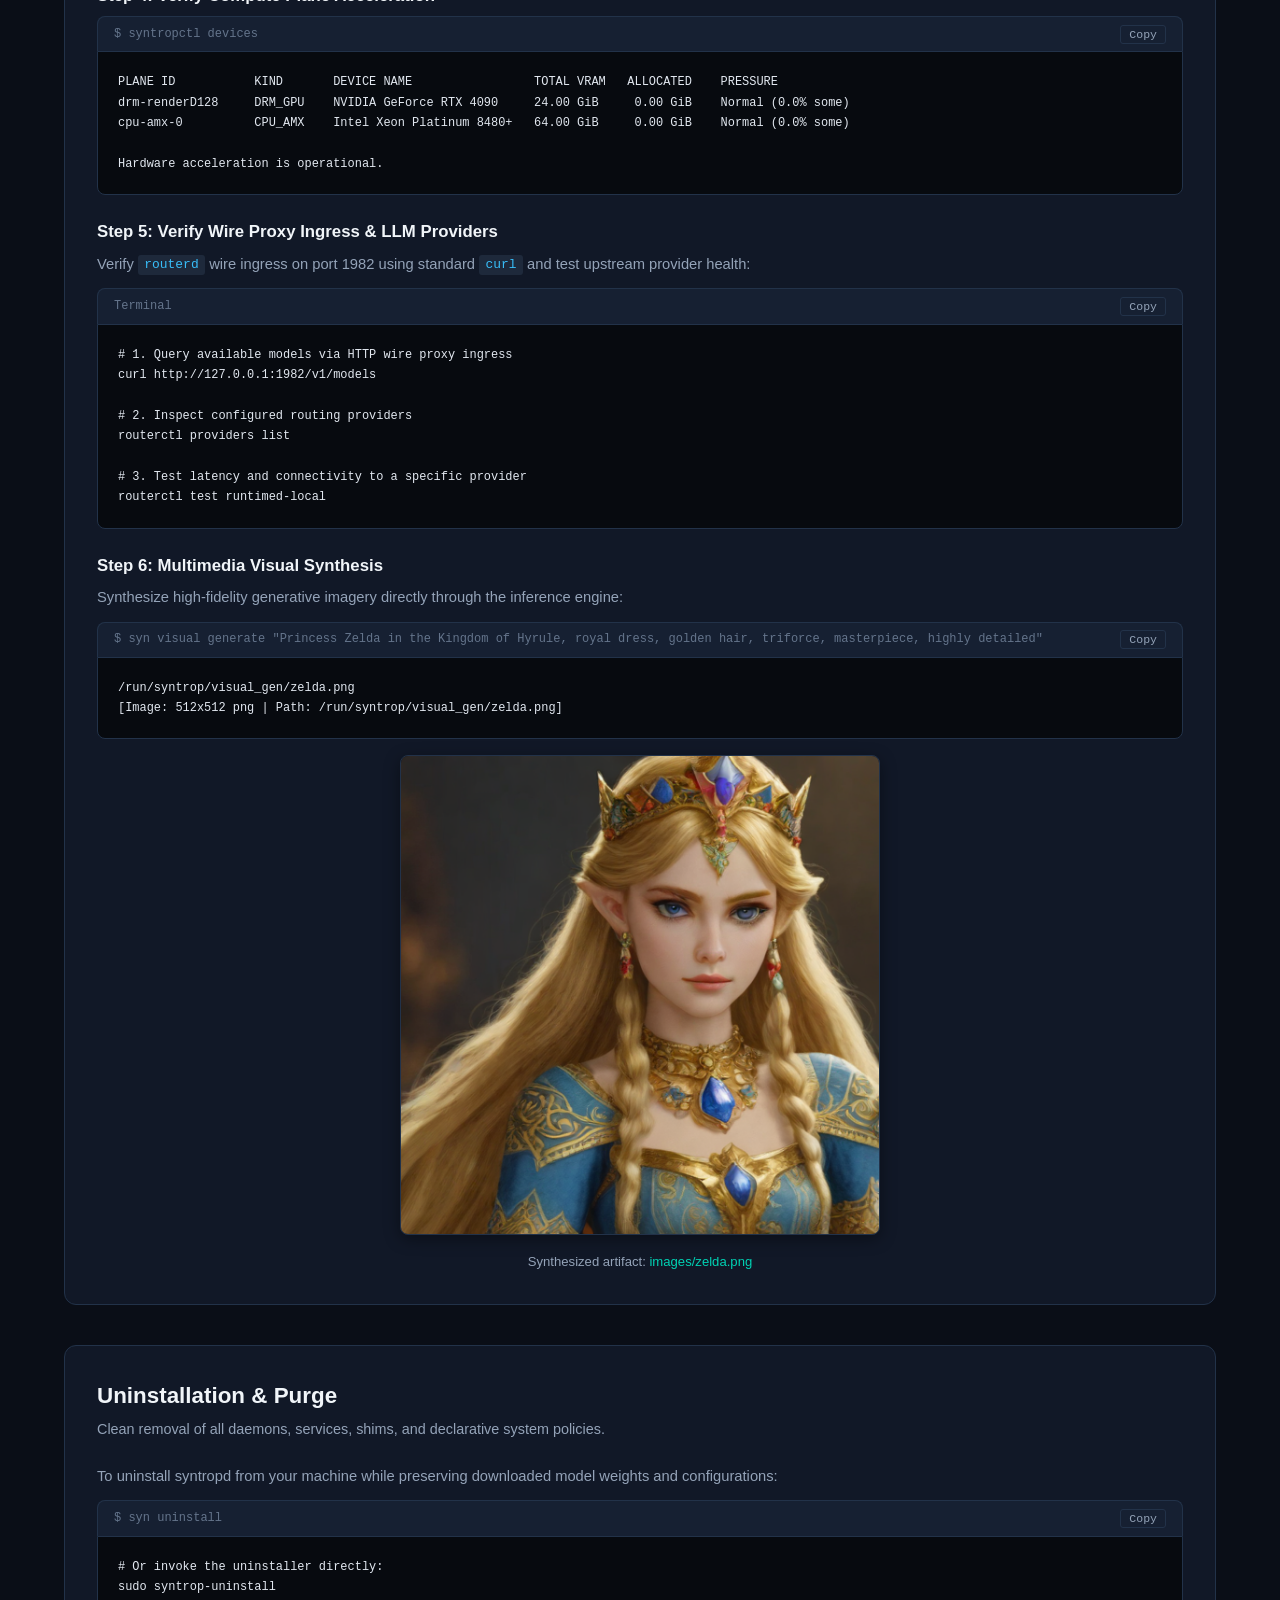
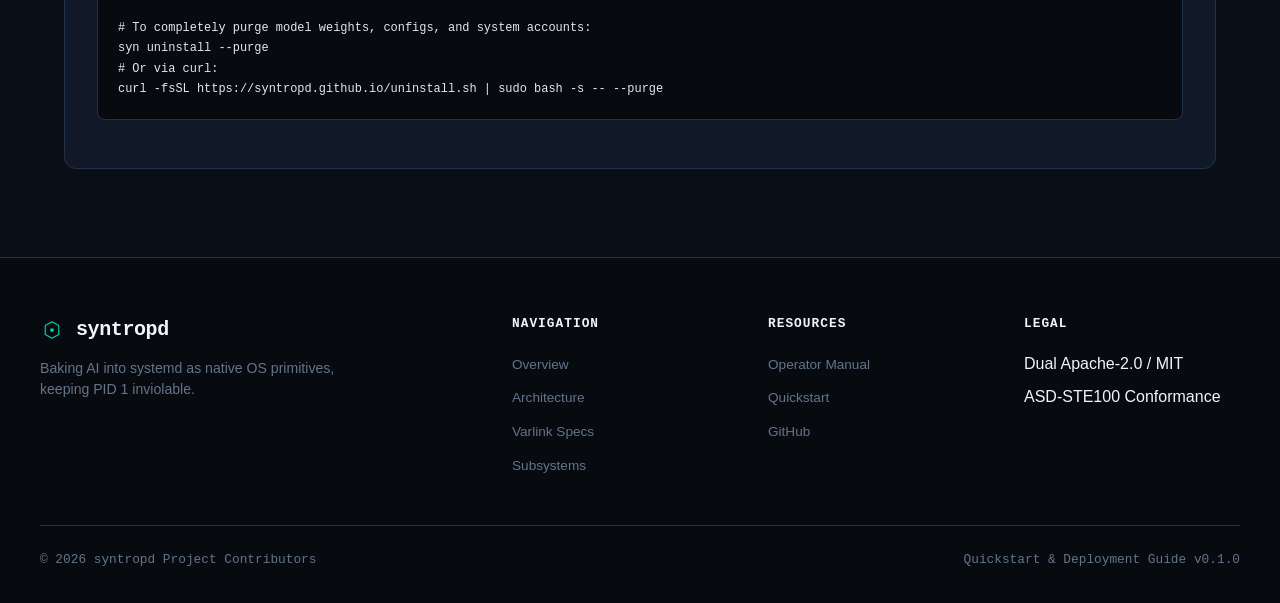
<file: quickstart.html>
<!DOCTYPE html>
<html lang="en">
<head>
  <meta charset="UTF-8">
  <meta name="viewport" content="width=device-width, initial-scale=1.0">
  <meta name="description" content="syntropd Quickstart Guide - Installation, systemd socket activation, distribution packaging, and health verification.">
  <meta name="theme-color" content="#0a0e17">
  <title>Quickstart Guide — syntropd</title>
  <link rel="icon" type="image/svg+xml" href="favicon.svg">
  <link rel="stylesheet" href="css/style.css">
</head>
<body>

  <!-- Top Announcement Bar -->
  <div class="top-banner">
    <span><span class="badge">QUICKSTART</span> Zero-Touch Linux Installation &amp; Socket Setup</span>
    <span>•</span>
    <span>Fedora, Debian, Ubuntu, Arch, RHEL</span>
  </div>

  <!-- Header & Navigation -->
  <header class="site-header">
    <div class="nav-container">
      <a href="index.html" class="brand">
        <svg viewBox="0 0 64 64" width="28" height="28">
          <path d="M32 10 L50 20 L50 44 L32 54 L14 44 L14 20 Z" fill="none" stroke="#00d2b4" stroke-width="3" stroke-linejoin="round"/>
          <circle cx="32" cy="32" r="6" fill="#00d2b4"/>
          <line x1="32" y1="10" x2="32" y2="26" stroke="#38bdf8" stroke-width="2.5" stroke-linecap="round"/>
          <line x1="50" y1="44" x2="36" y2="35" stroke="#38bdf8" stroke-width="2.5" stroke-linecap="round"/>
          <line x1="14" y1="44" x2="28" y2="35" stroke="#38bdf8" stroke-width="2.5" stroke-linecap="round"/>
        </svg>
        <span>syntropd</span>
      </a>

      <button class="nav-toggle" aria-label="Toggle navigation menu" aria-expanded="false">
        <svg width="20" height="20" viewBox="0 0 24 24" fill="none" stroke="currentColor" stroke-width="2"><line x1="3" y1="12" x2="21" y2="12"></line><line x1="3" y1="6" x2="21" y2="6"></line><line x1="3" y1="18" x2="21" y2="18"></line></svg>
      </button>

      <ul class="nav-links">
        <li><a href="index.html">Overview</a></li>
        <li><a href="architecture.html">Architecture</a></li>
        <li><a href="specifications.html">Varlink Specs</a></li>
        <li><a href="daemons.html">Subsystems</a></li>
        <li><a href="manual.html">Operator Manual</a></li>
        <li><a href="quickstart.html" class="active">Quickstart</a></li>
      </ul>

      <div class="nav-actions">
        <a href="https://github.com/syntropd" class="github-btn" target="_blank" rel="noopener noreferrer">
          <svg width="16" height="16" viewBox="0 0 24 24" fill="currentColor"><path d="M12 0C5.37 0 0 5.37 0 12c0 5.31 3.435 9.795 8.205 11.385.6.105.825-.255.825-.57 0-.285-.015-1.23-.015-2.235-3.015.555-3.795-.735-4.035-1.41-.135-.345-.72-1.41-1.23-1.695-.42-.225-1.02-.78-.015-.795.945-.015 1.62.87 1.845 1.23 1.08 1.815 2.805 1.305 3.495.99.105-.78.42-1.305.765-1.605-2.67-.3-5.46-1.335-5.46-5.925 0-1.305.465-2.385 1.23-3.225-.12-.3-.54-1.53.12-3.18 0 0 1.005-.315 3.3 1.23.96-.27 1.98-.405 3-.405s2.04.135 3 .405c2.295-1.56 3.3-1.23 3.3-1.23.66 1.65.24 2.88.12 3.18.765.84 1.23 1.905 1.23 3.225 0 4.605-2.805 5.625-5.475 5.925.435.375.81 1.095.81 2.22 0 1.605-.015 2.895-.015 3.3 0 .315.225.69.825.57A12.02 12.02 0 0024 12c0-6.63-5.37-12-12-12z"/></svg>
          <span>GitHub</span>
        </a>
      </div>
    </div>
  </header>

  <!-- Main Content -->
  <main class="main-wrap">

    <div class="page-header">
      <div class="category">Installation &amp; Setup</div>
      <h1>Quickstart Guide</h1>
      <p>
        Deploy the syntropd daemon suite and activate lazy socket listening in under two minutes across any modern Linux distribution.
      </p>
    </div>

    <!-- System Requirements -->
    <section class="diagram-card">
      <h2>Prerequisites</h2>
      <div class="table-wrap">
        <table>
          <thead>
            <tr>
              <th>Component</th>
              <th>Minimum Requirement</th>
              <th>Recommended / Optimal</th>
            </tr>
          </thead>
          <tbody>
            <tr>
              <td><strong>Linux Kernel</strong></td>
              <td>6.1 LTS+ with <code>cgroups v2</code> &amp; PSI enabled</td>
              <td>6.6+ with Landlock ABI v3+</td>
            </tr>
            <tr>
              <td><strong>Init System</strong></td>
              <td>systemd v252+ with socket activation</td>
              <td>systemd v256+ with <code>varlinkctl</code> bundled</td>
            </tr>
            <tr>
              <td><strong>Architecture</strong></td>
              <td>x86_64 or aarch64</td>
              <td>x86_64 with AVX-512 / AMX or aarch64 Neon</td>
            </tr>
            <tr>
              <td><strong>Hardware Accelerators</strong></td>
              <td>CPU vector fallback (supported natively)</td>
              <td>DRM GPU (NVIDIA / AMD / Intel) or NPU</td>
            </tr>
          </tbody>
        </table>
      </div>
    </section>

    <!-- Installation Methods -->
    <section class="diagram-card">
      <div class="diagram-header">
        <div>
          <h2>Installation</h2>
          <p>Choose your preferred installation method.</p>
        </div>
      </div>

      <!-- Tab 1: Universal Installer Script -->
      <h3 style="font-size: 1.1rem; margin-top: 1rem; color: var(--teal);">1. Universal Installer Script (Recommended)</h3>
      <p style="color: var(--text-muted); font-size: 0.92rem; margin-bottom: 0.75rem;">
        Detects your Linux distribution, downloads the appropriate signed release binaries, and registers the systemd unit files:
      </p>
      <div class="code-header">
        <span>Terminal</span>
        <button class="copy-btn">Copy</button>
      </div>
      <pre><code>curl -fsSL https://syntropd.github.io/install.sh | sudo bash</code></pre>
      <p style="color: var(--text-muted); font-size: 0.85rem; margin-top: 0.5rem;">
        Optionally pass your Hugging Face token for unthrottled downloads of gated models: <code>curl -fsSL https://syntropd.github.io/install.sh | sudo bash -s -- --hf-token &lt;TOKEN&gt;</code> (or enter it when prompted).
      </p>

      <!-- Tab 2: Distribution Packages -->
      <h3 id="distribution-packages" style="font-size: 1.1rem; margin-top: 2rem; color: var(--cyan);">2. Distribution Package Managers</h3>

      <div style="margin-top: 1rem;">
        <span style="font-family: var(--font-mono); font-size: 0.85rem; color: var(--text-main);">Fedora / RHEL / CentOS Stream (DNF / RPM):</span>
        <div class="code-header" style="margin-top: 0.4rem;">
          <span>Terminal</span>
          <button class="copy-btn">Copy</button>
        </div>
        <pre><code># Option A: Enable Copr repository and install via dnf
sudo dnf copr enable syntropd/release
sudo dnf install -y syntropd syntropctl

# Option B: Build local RPM package from spec
rpmbuild -ba packaging/rpm/syntropd.spec</code></pre>
      </div>

      <div style="margin-top: 1.25rem;">
        <span style="font-family: var(--font-mono); font-size: 0.85rem; color: var(--text-main);">Debian / Ubuntu / Pop!_OS (APT / DEB):</span>
        <div class="code-header" style="margin-top: 0.4rem;">
          <span>Terminal</span>
          <button class="copy-btn">Copy</button>
        </div>
        <pre><code># Option A: Add official APT repository
sudo install -m 0755 -d /etc/apt/keyrings
curl -fsSL https://syntropd.github.io/gpg.key | sudo gpg --dearmor -o /etc/apt/keyrings/syntropd.gpg
echo "deb [signed-by=/etc/apt/keyrings/syntropd.gpg] https://syntropd.github.io/deb stable main" | sudo tee /etc/apt/sources.list.d/syntropd.list
sudo apt-get update && sudo apt-get install -y syntropd syntropctl

# Option B: Build local Debian package
dpkg-buildpackage -us -uc -b</code></pre>
      </div>

      <div style="margin-top: 1.25rem;">
        <span style="font-family: var(--font-mono); font-size: 0.85rem; color: var(--text-main);">Arch Linux / Omarchy / Manjaro (PKGBUILD / Pacman):</span>
        <div class="code-header" style="margin-top: 0.4rem;">
          <span>Terminal</span>
          <button class="copy-btn">Copy</button>
        </div>
        <pre><code># Option A: Native PKGBUILD build from source (recommended for Omarchy / Arch)
git clone https://github.com/syntropd/syntropd.git
cd syntropd/packaging/arch && makepkg -si

# Option B: Install via AUR helper
yay -S syntropd syntropctl</code></pre>
      </div>

      <!-- Tab 3: Cargo / crates.io -->
      <h3 id="cargo" style="font-size: 1.1rem; margin-top: 2rem; color: var(--teal);">3. Rust Toolchain / crates.io</h3>
      <p style="color: var(--text-muted); font-size: 0.92rem; margin-bottom: 0.75rem;">
        Install the entire suite via the umbrella meta-crate, or install daemons individually via <code>cargo install</code>:
      </p>
      <div class="code-header">
        <span>Terminal</span>
        <button class="copy-btn">Copy</button>
      </div>
      <pre><code># Option A: Install full suite via umbrella meta-crate
cargo install syntropd

# Option B: Install operator CLI and daemons individually
cargo install syntropctl
cargo install syntrop-sentry
cargo install syntrop-inferenced
cargo install syntrop-modeld
cargo install syntrop-contextd
cargo install syntrop-toold
cargo install syntrop-runtimed
cargo install syntrop-routerd
cargo install routerctl</code></pre>
    </section>

    <!-- Activation Steps -->
    <section class="diagram-card">
      <div class="diagram-header">
        <div>
          <h2>Socket Activation &amp; Health Verification</h2>
          <p>Bring up the socket listeners and verify zero-idle state.</p>
        </div>
      </div>

      <div style="margin-bottom: 1.5rem;">
        <h3 style="font-size: 1.05rem; margin-bottom: 0.4rem;">Step 1: Enable &amp; Start Socket Units</h3>
        <p style="color: var(--text-muted); font-size: 0.92rem; margin-bottom: 0.75rem;">
          Enable the unified socket target. This binds the Unix domain sockets under <code>/run/syntrop/</code> without starting background daemon processes.
        </p>
        <div class="code-header">
          <span>Terminal</span>
          <button class="copy-btn">Copy</button>
        </div>
        <pre><code>sudo systemctl enable --now syntrop-sockets.target</code></pre>
      </div>

      <div style="margin-bottom: 1.5rem;">
        <h3 style="font-size: 1.05rem; margin-bottom: 0.4rem;">Step 2: Inspect Socket Health</h3>
        <p style="color: var(--text-muted); font-size: 0.92rem; margin-bottom: 0.75rem;">
          Verify that all Varlink and wire reverse-proxy endpoints are in the <code>listening</code> state:
        </p>
        <div class="code-header">
          <span>$ systemctl list-sockets "syntrop-*" "routerd*" "inferenced*" "modeld*" "contextd*" "toold*" "runtimed*" "*sentry*"</span>
          <button class="copy-btn">Copy</button>
        </div>
        <pre><code>LISTEN                                 UNIT                     ACTIVATES
127.0.0.1:1982                        routerd.socket           routerd.service
[::1]:1982                            routerd.socket           routerd.service
/run/syntrop/router.sock               routerd.socket           routerd.service
/run/syntrop/io.syntrop.Router1        routerd.socket           routerd.service
/run/syntrop/io.syntrop.Inference1     inferenced.socket        inferenced.service
/run/syntrop/gateway.sock              inferenced.socket        inferenced.service
/run/syntrop/io.syntrop.Model1         modeld.socket            modeld.service
/run/syntrop/io.syntrop.Context1       contextd.socket          contextd.service
/run/syntrop/io.syntrop.Tool1          toold.socket             toold.service
/run/syntrop/io.syntrop.Runtime1       runtimed.socket          runtimed.service
/run/systemd-sentry/sentry.sock        systemd-sentry.socket    systemd-sentry.service</code></pre>
      </div>

      <div style="margin-bottom: 1.5rem;">
        <h3 style="font-size: 1.05rem; margin-bottom: 0.4rem;">One front door: <code>syn</code></h3>
        <p style="color: var(--text-muted); font-size: 0.92rem; margin-bottom: 0.75rem;">
          Every tool is reachable as <code>syn &lt;namespace&gt; &lt;command&gt;</code>
          (<code>syntrop</code> works identically). Namespaces: <code>router</code>,
          <code>runtime</code>, <code>store</code>, <code>hardware</code>,
          <code>context</code>, <code>tools</code>, <code>fleet</code>, <code>system</code>.
          Run <code>syn</code> with no arguments for the map.
          Bare words are a question: <code>syn say hello in one sentence</code>
          asks the fleet and prints the reply.
        </p>
        <div class="code-header">
          <span>$ syn router models</span>
          <button class="copy-btn">Copy</button>
        </div>
        <pre><code>Connected Model
  gemma4:e4b
  qwen2.5-coder:7b</code></pre>
      </div>

      <div style="margin-bottom: 1.5rem;">
        <h3 style="font-size: 1.05rem; margin-bottom: 0.4rem;">Model Retrieval: <code>syn pull &lt;model&gt;</code></h3>
        <p style="color: var(--text-muted); font-size: 0.92rem; margin-bottom: 0.75rem;">
          Download and register GGUF models directly into Content-Addressable Storage (CAS) with streaming SHA-256 integrity verification and automated daemon reload:
        </p>
        <div class="code-header">
          <span>$ syn pull qwen2.5:0.5b</span>
          <button class="copy-btn">Copy</button>
        </div>
        <pre><code>Resolving model: qwen2.5:0.5b
  Target: qwen2.5:0.5b
  Source: https://huggingface.co/Qwen/Qwen2.5-0.5B-Instruct-GGUF/resolve/main/qwen2.5-0.5b-instruct-q4_k_m.gguf
qwen2.5 [00:00:03] [########################################] 397.66 MiB/397.66 MiB (0s) Download complete
  SHA-256: 7f9a12bc81e3a4...
Successfully pulled and registered qwen2.5:0.5b</code></pre>
      </div>

      <div style="margin-bottom: 1.5rem;">
        <h3 style="font-size: 1.05rem; margin-bottom: 0.4rem;">Model Family Autoloader: <code>syn setup</code></h3>
        <p style="color: var(--text-muted); font-size: 0.92rem; margin-bottom: 0.75rem;">
          Automatically discover your hardware envelope (RAM, VRAM, CPU cores), download and pin a curated model family (Qwen, Granite, or Gemma), wire speculative decoding in <code>/etc/syntrop/routerd.toml</code>, and reload <code>routerd.service</code>:
        </p>
        <div class="code-header">
          <span>$ sudo syn setup --family qwen</span>
          <button class="copy-btn">Copy</button>
        </div>
        <pre><code>=== Syntrop Setup: Family [qwen] (Envelope: auto) ===

[1/3] Sizing hardware envelope and dispatching to modelctl bootstrap...
=== Hardware Envelope &amp; Usable Memory Budgets ===
  CPU Cores:        12
  Host RAM:         14.8 GB avail -&gt; 7.4 GB usable draft budget (50%)
  GPU VRAM:         None detected (CPU draft only)

=== Selected Model Family: qwen ===
  CPU Draft:        qwen2.5:0.5b [Q8_0] (~650 MB)
  [&#10003;] modelctl bootstrap completed successfully.

[2/3] Generating speculative routerd.toml configuration...
  [&#10003;] Speculative router configuration written to /etc/syntrop/routerd.toml

[3/3] Reloading routerd.service...
  [&#10003;] routerd.service reloaded successfully.

Setup completed successfully for family: qwen</code></pre>
      </div>


      <div style="margin-bottom: 1.5rem;">
        <h3 style="font-size: 1.05rem; margin-bottom: 0.4rem;">Step 3: Run the syntropctl Connectivity Probe</h3>
        <p style="color: var(--text-muted); font-size: 0.92rem; margin-bottom: 0.75rem;">
          Test end-to-end communication and measure socket dispatch latency:
        </p>
        <div class="code-header">
          <span>$ syn fleet status</span>
          <button class="copy-btn">Copy</button>
        </div>
        <pre><code>DAEMON       SOCKET                                  STATE    LATENCY   INTERFACES
inferenced   /run/syntrop/io.syntrop.Inference1      ACTIVE    0.41ms   io.syntrop.Inference1, org.varlink.service
modeld       /run/syntrop/io.syntrop.Model1          ACTIVE    0.32ms   io.syntrop.Model1, org.varlink.service
contextd     /run/syntrop/io.syntrop.Context1        ACTIVE    0.28ms   io.syntrop.Context1, org.varlink.service
toold        /run/syntrop/io.syntrop.Tool1           ACTIVE    0.35ms   io.syntrop.Tool1, org.varlink.service
runtimed     /run/syntrop/io.syntrop.Runtime1        STANDBY   0.15ms   io.syntrop.Runtime1, org.varlink.service
routerd      /run/syntrop/io.syntrop.Router1         ACTIVE    0.38ms   io.syntrop.Router1, org.varlink.service

System Status: OPERATIONAL (All sockets listening; 0 MB idle RAM footprint)</code></pre>
      </div>

      <div style="margin-bottom: 1.5rem;">
        <h3 style="font-size: 1.05rem; margin-bottom: 0.4rem;">Step 4: Verify Compute Plane Acceleration</h3>
        <div class="code-header">
          <span>$ syntropctl devices</span>
          <button class="copy-btn">Copy</button>
        </div>
        <pre><code>PLANE ID           KIND       DEVICE NAME                 TOTAL VRAM   ALLOCATED    PRESSURE
drm-renderD128     DRM_GPU    NVIDIA GeForce RTX 4090     24.00 GiB     0.00 GiB    Normal (0.0% some)
cpu-amx-0          CPU_AMX    Intel Xeon Platinum 8480+   64.00 GiB     0.00 GiB    Normal (0.0% some)

Hardware acceleration is operational.</code></pre>
      </div>

      <div>
        <h3 style="font-size: 1.05rem; margin-bottom: 0.4rem;">Step 5: Verify Wire Proxy Ingress &amp; LLM Providers</h3>
        <p style="color: var(--text-muted); font-size: 0.92rem; margin-bottom: 0.75rem;">
          Verify <code>routerd</code> wire ingress on port 1982 using standard <code>curl</code> and test upstream provider health:
        </p>
        <div class="code-header">
          <span>Terminal</span>
          <button class="copy-btn">Copy</button>
        </div>
        <pre><code># 1. Query available models via HTTP wire proxy ingress
curl http://127.0.0.1:1982/v1/models

# 2. Inspect configured routing providers
routerctl providers list

# 3. Test latency and connectivity to a specific provider
routerctl test runtimed-local</code></pre>
      </div>

      <div style="margin-top: 1.5rem;">
        <h3 style="font-size: 1.05rem; margin-bottom: 0.4rem;">Step 6: Multimedia Visual Synthesis</h3>
        <p style="color: var(--text-muted); font-size: 0.92rem; margin-bottom: 0.75rem;">
          Synthesize high-fidelity generative imagery directly through the inference engine:
        </p>
        <div class="code-header">
          <span>$ syn visual generate "Princess Zelda in the Kingdom of Hyrule, royal dress, golden hair, triforce, masterpiece, highly detailed"</span>
          <button class="copy-btn">Copy</button>
        </div>
        <pre><code>/run/syntrop/visual_gen/zelda.png
[Image: 512x512 png | Path: /run/syntrop/visual_gen/zelda.png]</code></pre>
        <div style="margin-top: 1rem; text-align: center;">
          <img src="images/zelda.png" alt="Princess Zelda synthesized by syntropd inference engine" style="max-width: 480px; width: 100%; border-radius: 8px; border: 1px solid var(--border); box-shadow: 0 4px 16px rgba(0,0,0,0.4);" />
          <p style="font-size: 0.82rem; color: var(--text-muted); margin-top: 0.5rem;">Synthesized artifact: <a href="images/zelda.png" target="_blank" style="color: var(--teal);">images/zelda.png</a></p>
        </div>
      </div>
    </section>

    <!-- Uninstallation & Purge Section -->
    <section class="diagram-card" id="uninstallation">
      <div class="diagram-header">
        <div>
          <h2>Uninstallation &amp; Purge</h2>
          <p>Clean removal of all daemons, services, shims, and declarative system policies.</p>
        </div>
      </div>
      <p style="color: var(--text-muted); font-size: 0.92rem; margin-bottom: 0.75rem;">
        To uninstall syntropd from your machine while preserving downloaded model weights and configurations:
      </p>
      <div class="code-header">
        <span>$ syn uninstall</span>
        <button class="copy-btn">Copy</button>
      </div>
      <pre><code># Or invoke the uninstaller directly:
sudo syntrop-uninstall

# To completely purge model weights, configs, and system accounts:
syn uninstall --purge
# Or via curl:
curl -fsSL https://syntropd.github.io/uninstall.sh | sudo bash -s -- --purge</code></pre>
    </section>

  </main>

  <!-- Site Footer -->
  <footer class="site-footer">
    <div class="footer-inner">
      <div class="footer-brand">
        <div class="brand">
          <svg viewBox="0 0 64 64" width="24" height="24">
            <path d="M32 10 L50 20 L50 44 L32 54 L14 44 L14 20 Z" fill="none" stroke="#00d2b4" stroke-width="3" stroke-linejoin="round"/>
            <circle cx="32" cy="32" r="5" fill="#00d2b4"/>
          </svg>
          <span>syntropd</span>
        </div>
        <p>Baking AI into systemd as native OS primitives, keeping PID 1 inviolable.</p>
      </div>

      <div class="footer-col">
        <h4>Navigation</h4>
        <ul>
          <li><a href="index.html">Overview</a></li>
          <li><a href="architecture.html">Architecture</a></li>
          <li><a href="specifications.html">Varlink Specs</a></li>
          <li><a href="daemons.html">Subsystems</a></li>
        </ul>
      </div>

      <div class="footer-col">
        <h4>Resources</h4>
        <ul>
          <li><a href="manual.html">Operator Manual</a></li>
          <li><a href="quickstart.html">Quickstart</a></li>
          <li><a href="https://github.com/syntropd" target="_blank" rel="noopener noreferrer">GitHub</a></li>
        </ul>
      </div>

      <div class="footer-col">
        <h4>Legal</h4>
        <ul>
          <li>Dual Apache-2.0 / MIT</li>
          <li>ASD-STE100 Conformance</li>
        </ul>
      </div>
    </div>

    <div class="footer-bottom">
      <span>&copy; 2026 syntropd Project Contributors</span>
      <span>Quickstart &amp; Deployment Guide v0.1.0</span>
    </div>
  </footer>

  <script src="js/app.js"></script>
</body>
</html>
</file>
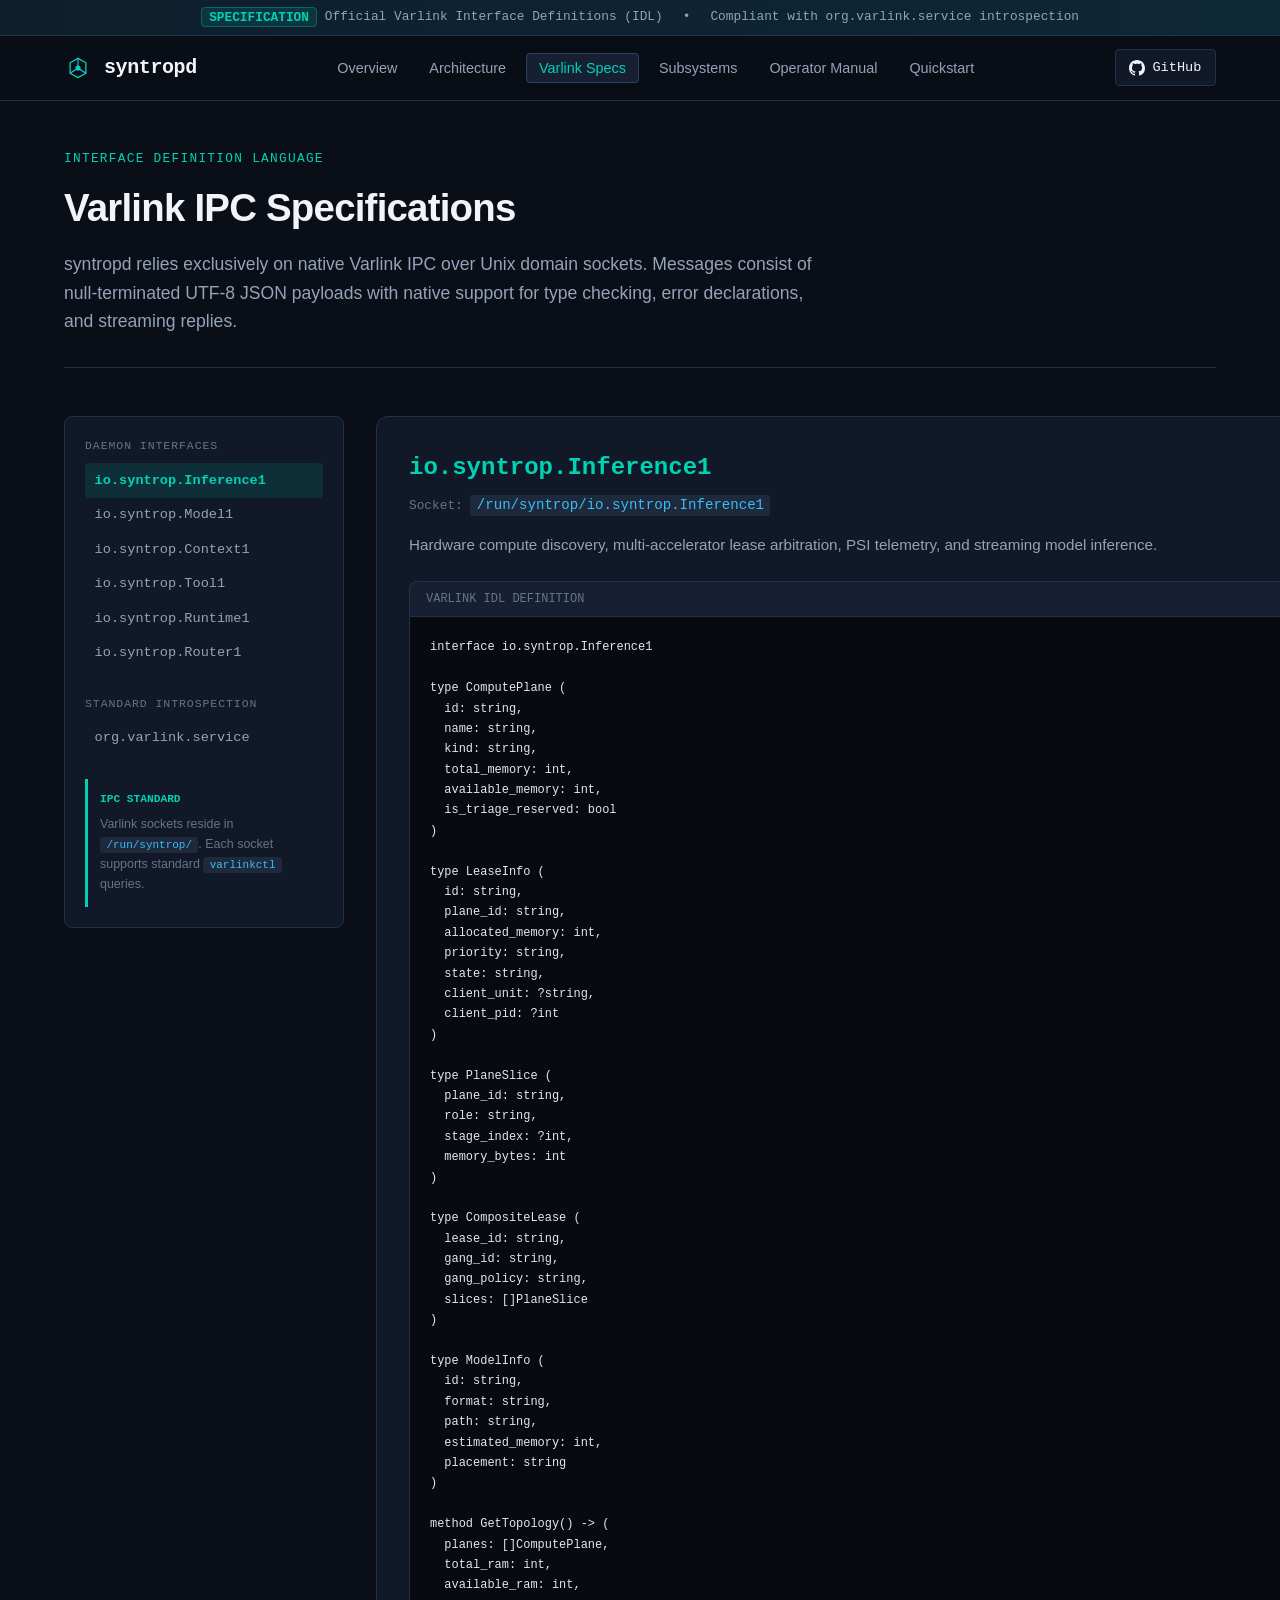
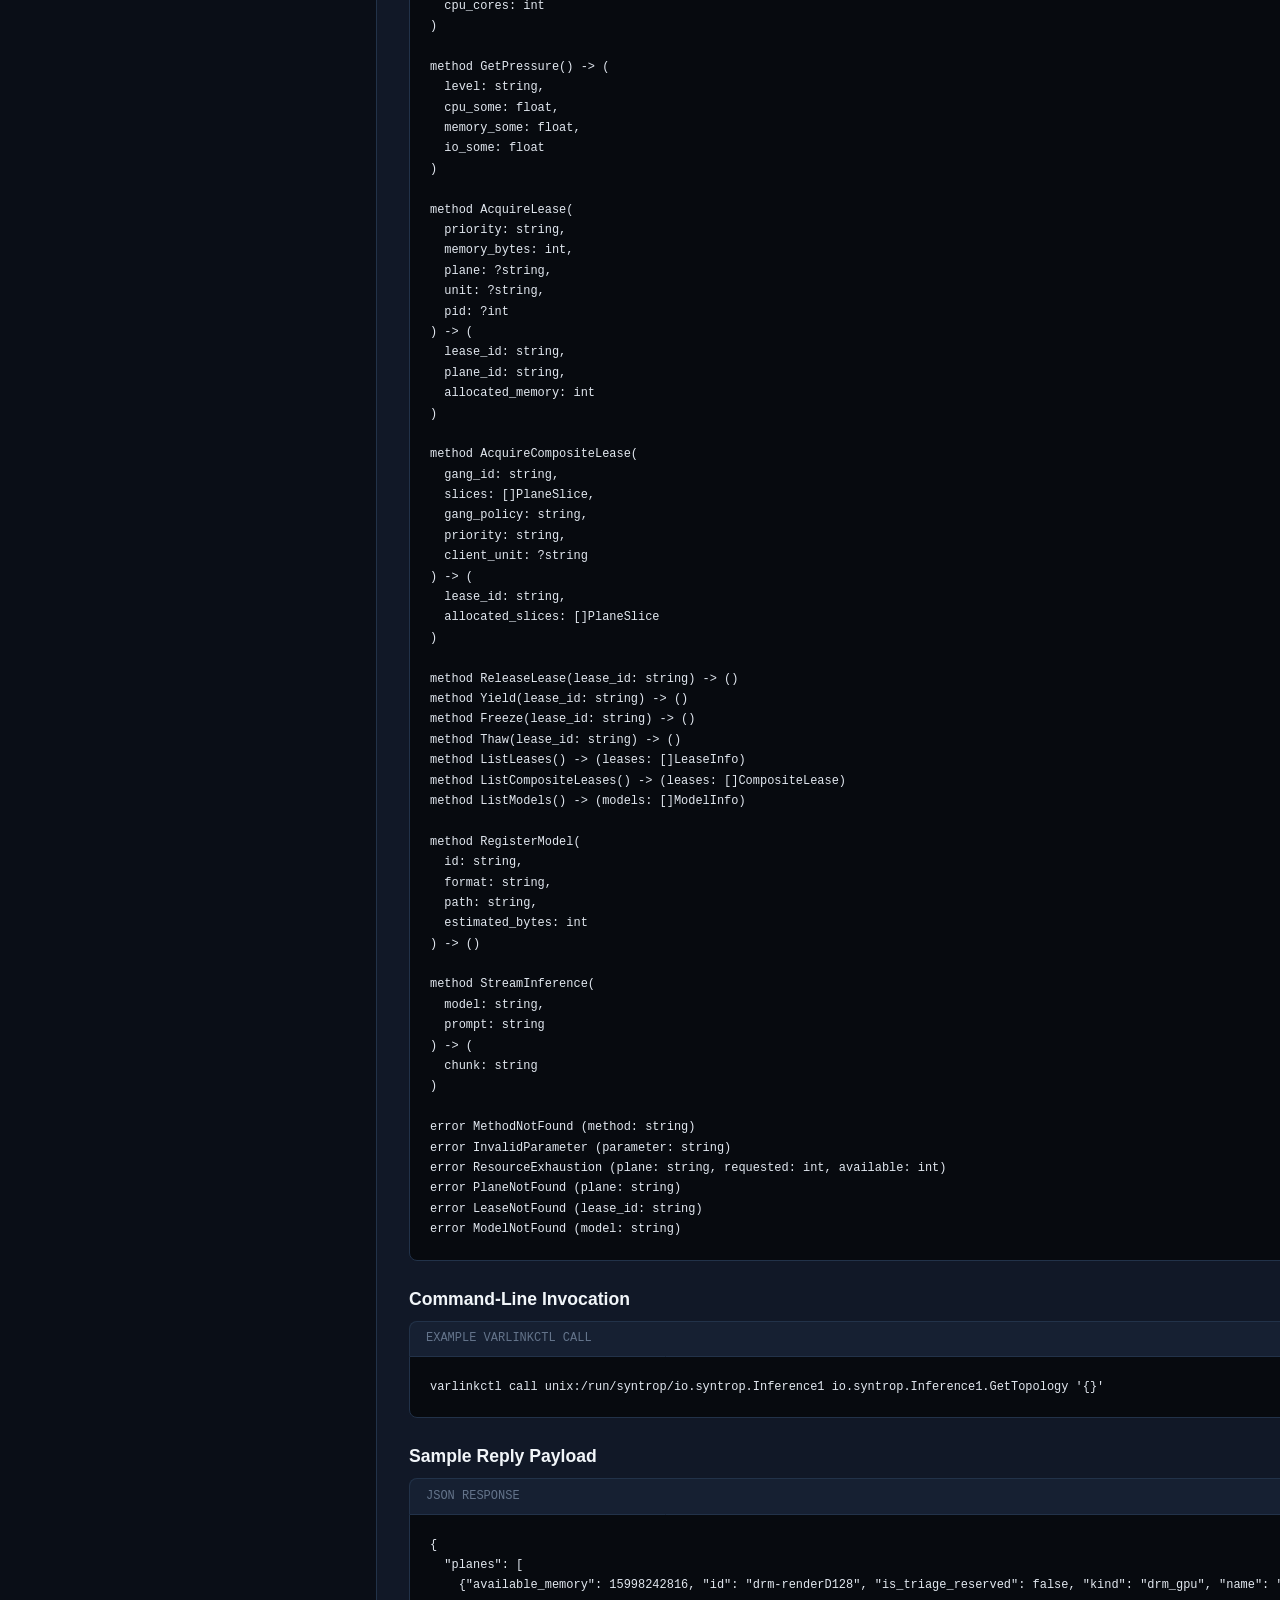
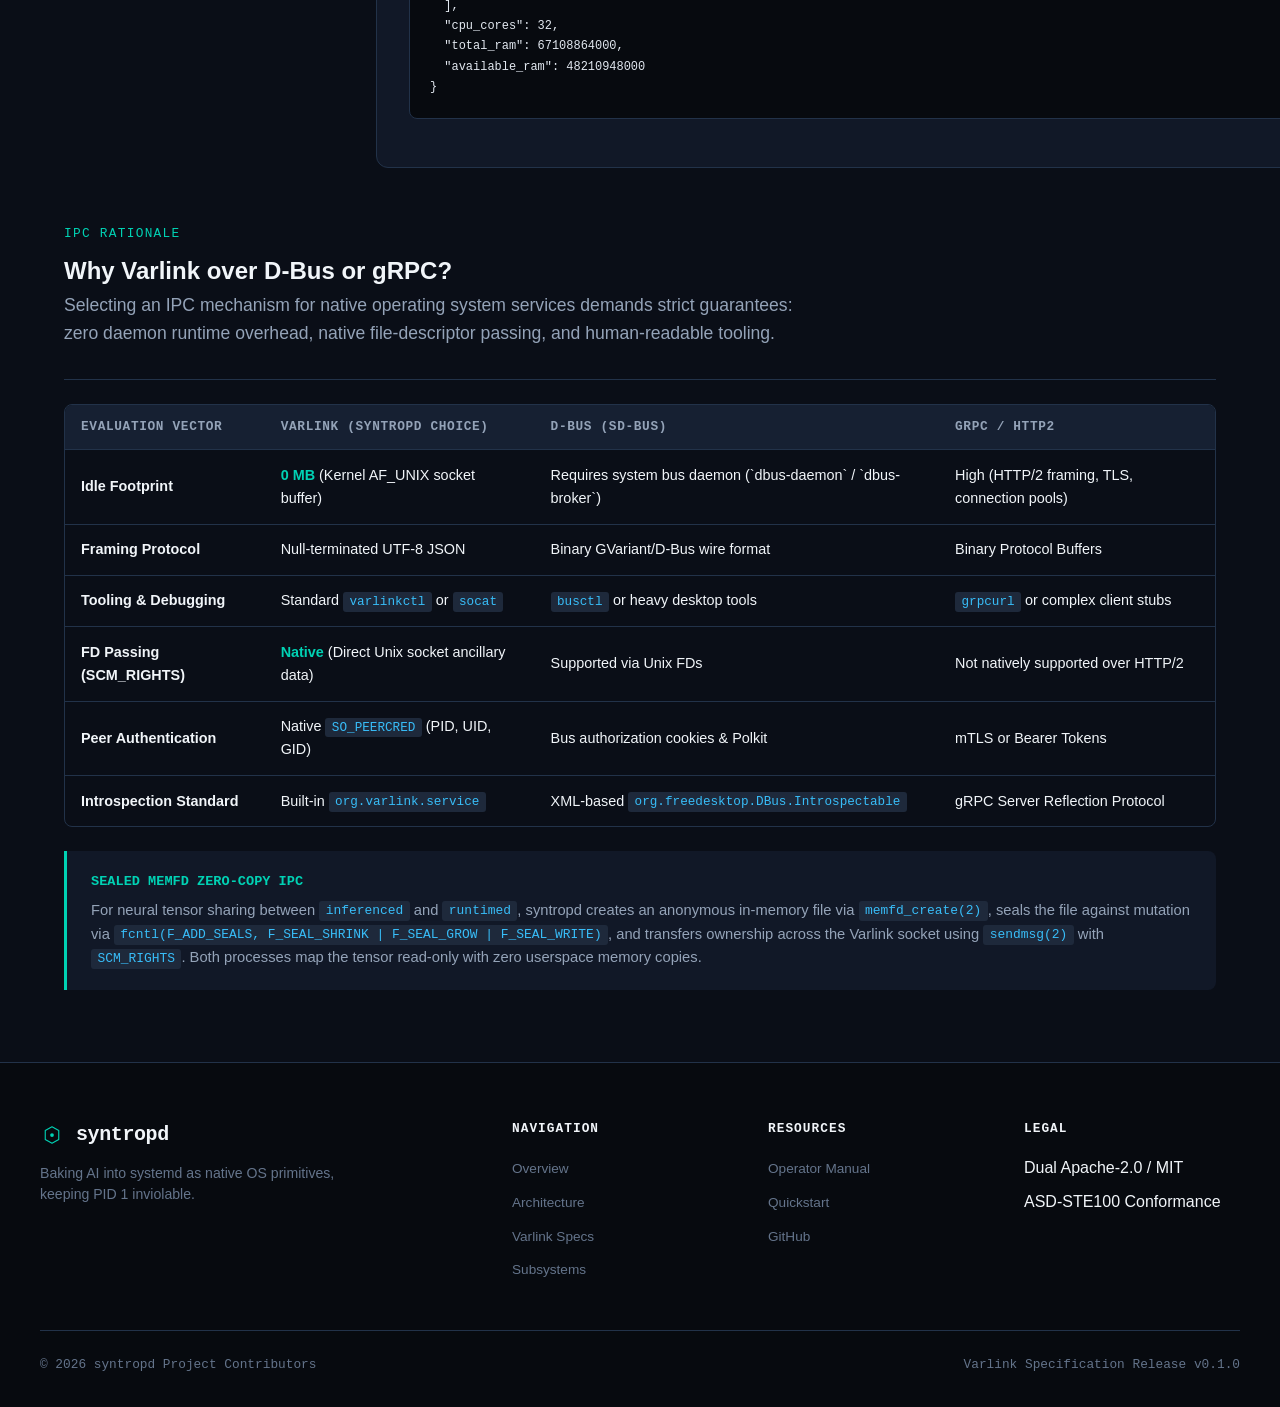
<file: specifications.html>
<!DOCTYPE html>
<html lang="en">
<head>
  <meta charset="UTF-8">
  <meta name="viewport" content="width=device-width, initial-scale=1.0">
  <meta name="description" content="syntropd Varlink Protocol Specifications - Native IDL definitions, method signatures, types, and schemas.">
  <meta name="theme-color" content="#0a0e17">
  <title>Varlink Protocol Specifications — syntropd</title>
  <link rel="icon" type="image/svg+xml" href="favicon.svg">
  <link rel="stylesheet" href="css/style.css">
</head>
<body>

  <!-- Top Announcement Bar -->
  <div class="top-banner">
    <span><span class="badge">SPECIFICATION</span> Official Varlink Interface Definitions (IDL)</span>
    <span>•</span>
    <span>Compliant with org.varlink.service introspection</span>
  </div>

  <!-- Header & Navigation -->
  <header class="site-header">
    <div class="nav-container">
      <a href="index.html" class="brand">
        <svg viewBox="0 0 64 64" width="28" height="28">
          <path d="M32 10 L50 20 L50 44 L32 54 L14 44 L14 20 Z" fill="none" stroke="#00d2b4" stroke-width="3" stroke-linejoin="round"/>
          <circle cx="32" cy="32" r="6" fill="#00d2b4"/>
          <line x1="32" y1="10" x2="32" y2="26" stroke="#38bdf8" stroke-width="2.5" stroke-linecap="round"/>
          <line x1="50" y1="44" x2="36" y2="35" stroke="#38bdf8" stroke-width="2.5" stroke-linecap="round"/>
          <line x1="14" y1="44" x2="28" y2="35" stroke="#38bdf8" stroke-width="2.5" stroke-linecap="round"/>
        </svg>
        <span>syntropd</span>
      </a>

      <button class="nav-toggle" aria-label="Toggle navigation menu" aria-expanded="false">
        <svg width="20" height="20" viewBox="0 0 24 24" fill="none" stroke="currentColor" stroke-width="2"><line x1="3" y1="12" x2="21" y2="12"></line><line x1="3" y1="6" x2="21" y2="6"></line><line x1="3" y1="18" x2="21" y2="18"></line></svg>
      </button>

      <ul class="nav-links">
        <li><a href="index.html">Overview</a></li>
        <li><a href="architecture.html">Architecture</a></li>
        <li><a href="specifications.html" class="active">Varlink Specs</a></li>
        <li><a href="daemons.html">Subsystems</a></li>
        <li><a href="manual.html">Operator Manual</a></li>
        <li><a href="quickstart.html">Quickstart</a></li>
      </ul>

      <div class="nav-actions">
        <a href="https://github.com/syntropd" class="github-btn" target="_blank" rel="noopener noreferrer">
          <svg width="16" height="16" viewBox="0 0 24 24" fill="currentColor"><path d="M12 0C5.37 0 0 5.37 0 12c0 5.31 3.435 9.795 8.205 11.385.6.105.825-.255.825-.57 0-.285-.015-1.23-.015-2.235-3.015.555-3.795-.735-4.035-1.41-.135-.345-.72-1.41-1.23-1.695-.42-.225-1.02-.78-.015-.795.945-.015 1.62.87 1.845 1.23 1.08 1.815 2.805 1.305 3.495.99.105-.78.42-1.305.765-1.605-2.67-.3-5.46-1.335-5.46-5.925 0-1.305.465-2.385 1.23-3.225-.12-.3-.54-1.53.12-3.18 0 0 1.005-.315 3.3 1.23.96-.27 1.98-.405 3-.405s2.04.135 3 .405c2.295-1.56 3.3-1.23 3.3-1.23.66 1.65.24 2.88.12 3.18.765.84 1.23 1.905 1.23 3.225 0 4.605-2.805 5.625-5.475 5.925.435.375.81 1.095.81 2.22 0 1.605-.015 2.895-.015 3.3 0 .315.225.69.825.57A12.02 12.02 0 0024 12c0-6.63-5.37-12-12-12z"/></svg>
          <span>GitHub</span>
        </a>
      </div>
    </div>
  </header>

  <!-- Main Content -->
  <main class="main-wrap">

    <div class="page-header">
      <div class="category">Interface Definition Language</div>
      <h1>Varlink IPC Specifications</h1>
      <p>
        syntropd relies exclusively on native Varlink IPC over Unix domain sockets. Messages consist of null-terminated UTF-8 JSON payloads with native support for type checking, error declarations, and streaming replies.
      </p>
    </div>

    <!-- Interactive Varlink Specification Browser -->
    <div id="varlink-browser" class="spec-browser-layout">

      <!-- Navigation Sidebar -->
      <aside class="spec-sidebar">
        <div class="spec-nav-group">
          <div class="spec-nav-title">Daemon Interfaces</div>
          <ul class="spec-nav-list">
            <li><a id="inference" class="spec-nav-link active" data-spec="inferenced" href="#inference">io.syntrop.Inference1</a></li>
            <li><a id="model" class="spec-nav-link" data-spec="modeld" href="#model">io.syntrop.Model1</a></li>
            <li><a id="context" class="spec-nav-link" data-spec="contextd" href="#context">io.syntrop.Context1</a></li>
            <li><a id="tool" class="spec-nav-link" data-spec="toold" href="#tool">io.syntrop.Tool1</a></li>
            <li><a id="runtime" class="spec-nav-link" data-spec="runtimed" href="#runtime">io.syntrop.Runtime1</a></li>
            <li><a id="router" class="spec-nav-link" data-spec="routerd" href="#router">io.syntrop.Router1</a></li>
          </ul>
        </div>

        <div class="spec-nav-group">
          <div class="spec-nav-title">Standard Introspection</div>
          <ul class="spec-nav-list">
            <li><a id="service" class="spec-nav-link" data-spec="service" href="#service">org.varlink.service</a></li>
          </ul>
        </div>

        <div class="callout" style="padding: 0.75rem; margin: 1rem 0 0;">
          <div class="callout-title" style="font-size: 0.7rem;">IPC STANDARD</div>
          <p style="font-size: 0.78rem; color: var(--text-dim);">
            Varlink sockets reside in <code>/run/syntrop/</code>. Each socket supports standard <code>varlinkctl</code> queries.
          </p>
        </div>
      </aside>

      <!-- Main Specification Viewer -->
      <section class="spec-view">
        <div style="display: flex; justify-content: space-between; align-items: flex-start; margin-bottom: 1rem; flex-wrap: wrap; gap: 0.5rem;">
          <div>
            <h2 id="spec-name" style="font-family: var(--font-mono); font-size: 1.5rem; color: var(--teal);">io.syntrop.Inference1</h2>
            <div style="margin-top: 0.25rem;">
              <span style="font-family: var(--font-mono); font-size: 0.8rem; color: var(--text-dim);">Socket: </span>
              <code id="spec-socket" style="color: var(--cyan);">/run/syntrop/io.syntrop.Inference1</code>
            </div>
          </div>
          <span class="badge" style="background: var(--teal-dim); color: var(--teal); padding: 0.25rem 0.6rem; font-size: 0.75rem; font-family: var(--font-mono); border: 1px solid rgba(0,210,180,0.3);">VARLINK v1.0</span>
        </div>

        <p id="spec-desc" style="color: var(--text-muted); font-size: 0.95rem; margin-bottom: 1.5rem;">
          Hardware compute discovery, multi-accelerator lease arbitration, PSI telemetry, and streaming model inference.
        </p>

        <!-- IDL Block -->
        <div class="code-header">
          <span>VARLINK IDL DEFINITION</span>
          <button class="copy-btn" data-target="spec-idl">Copy IDL</button>
        </div>
        <pre><code id="spec-idl">interface io.syntrop.Inference1

type ComputePlane (
  id: string,
  name: string,
  kind: string,
  total_memory: int,
  available_memory: int,
  is_triage_reserved: bool
)

type LeaseInfo (
  id: string,
  plane_id: string,
  allocated_memory: int,
  priority: string,
  state: string,
  client_unit: ?string,
  client_pid: ?int
)

type PlaneSlice (
  plane_id: string,
  role: string,
  stage_index: ?int,
  memory_bytes: int
)

type CompositeLease (
  lease_id: string,
  gang_id: string,
  gang_policy: string,
  slices: []PlaneSlice
)

type ModelInfo (
  id: string,
  format: string,
  path: string,
  estimated_memory: int,
  placement: string
)

method GetTopology() -> (
  planes: []ComputePlane,
  total_ram: int,
  available_ram: int,
  cpu_cores: int
)

method GetPressure() -> (
  level: string,
  cpu_some: float,
  memory_some: float,
  io_some: float
)

method AcquireLease(
  priority: string,
  memory_bytes: int,
  plane: ?string,
  unit: ?string,
  pid: ?int
) -> (
  lease_id: string,
  plane_id: string,
  allocated_memory: int
)

method AcquireCompositeLease(
  gang_id: string,
  slices: []PlaneSlice,
  gang_policy: string,
  priority: string,
  client_unit: ?string
) -> (
  lease_id: string,
  allocated_slices: []PlaneSlice
)

method ReleaseLease(lease_id: string) -> ()
method Yield(lease_id: string) -> ()
method Freeze(lease_id: string) -> ()
method Thaw(lease_id: string) -> ()
method ListLeases() -> (leases: []LeaseInfo)
method ListCompositeLeases() -> (leases: []CompositeLease)
method ListModels() -> (models: []ModelInfo)

method RegisterModel(
  id: string,
  format: string,
  path: string,
  estimated_bytes: int
) -> ()

method StreamInference(
  model: string,
  prompt: string
) -> (
  chunk: string
)

error MethodNotFound (method: string)
error InvalidParameter (parameter: string)
error ResourceExhaustion (plane: string, requested: int, available: int)
error PlaneNotFound (plane: string)
error LeaseNotFound (lease_id: string)
error ModelNotFound (model: string)</code></pre>

        <!-- Sample Invocation -->
        <h3 style="font-size: 1.1rem; margin: 1.5rem 0 0.5rem; font-weight: 700;">Command-Line Invocation</h3>
        <div class="code-header">
          <span>EXAMPLE VARLINKCTL CALL</span>
          <button class="copy-btn" data-target="spec-cmd">Copy</button>
        </div>
        <pre><code id="spec-cmd">varlinkctl call unix:/run/syntrop/io.syntrop.Inference1 io.syntrop.Inference1.GetTopology '{}'</code></pre>

        <h3 style="font-size: 1.1rem; margin: 1.5rem 0 0.5rem; font-weight: 700;">Sample Reply Payload</h3>
        <div class="code-header">
          <span>JSON RESPONSE</span>
          <button class="copy-btn" data-target="spec-out">Copy</button>
        </div>
        <pre><code id="spec-out">{
  "planes": [
    {"available_memory": 15998242816, "id": "drm-renderD128", "is_triage_reserved": false, "kind": "drm_gpu", "name": "NVIDIA GeForce RTX 4090", "total_memory": 25769803776}
  ],
  "cpu_cores": 32,
  "total_ram": 67108864000,
  "available_ram": 48210948000
}</code></pre>
      </section>

    </div>

    <!-- Protocol Architecture & Comparison Section -->
    <section style="margin-top: 3.5rem;">
      <div class="page-header" style="margin-bottom: 1.5rem;">
        <div class="category">IPC Rationale</div>
        <h2>Why Varlink over D-Bus or gRPC?</h2>
        <p>
          Selecting an IPC mechanism for native operating system services demands strict guarantees: zero daemon runtime overhead, native file-descriptor passing, and human-readable tooling.
        </p>
      </div>

      <div class="table-wrap">
        <table>
          <thead>
            <tr>
              <th>Evaluation Vector</th>
              <th>Varlink (syntropd choice)</th>
              <th>D-Bus (sd-bus)</th>
              <th>gRPC / HTTP2</th>
            </tr>
          </thead>
          <tbody>
            <tr>
              <td><strong>Idle Footprint</strong></td>
              <td><span style="color: var(--teal); font-weight: 600;">0 MB</span> (Kernel AF_UNIX socket buffer)</td>
              <td>Requires system bus daemon (`dbus-daemon` / `dbus-broker`)</td>
              <td>High (HTTP/2 framing, TLS, connection pools)</td>
            </tr>
            <tr>
              <td><strong>Framing Protocol</strong></td>
              <td>Null-terminated UTF-8 JSON</td>
              <td>Binary GVariant/D-Bus wire format</td>
              <td>Binary Protocol Buffers</td>
            </tr>
            <tr>
              <td><strong>Tooling &amp; Debugging</strong></td>
              <td>Standard <code>varlinkctl</code> or <code>socat</code></td>
              <td><code>busctl</code> or heavy desktop tools</td>
              <td><code>grpcurl</code> or complex client stubs</td>
            </tr>
            <tr>
              <td><strong>FD Passing (SCM_RIGHTS)</strong></td>
              <td><span style="color: var(--teal); font-weight: 600;">Native</span> (Direct Unix socket ancillary data)</td>
              <td>Supported via Unix FDs</td>
              <td>Not natively supported over HTTP/2</td>
            </tr>
            <tr>
              <td><strong>Peer Authentication</strong></td>
              <td>Native <code>SO_PEERCRED</code> (PID, UID, GID)</td>
              <td>Bus authorization cookies &amp; Polkit</td>
              <td>mTLS or Bearer Tokens</td>
            </tr>
            <tr>
              <td><strong>Introspection Standard</strong></td>
              <td>Built-in <code>org.varlink.service</code></td>
              <td>XML-based <code>org.freedesktop.DBus.Introspectable</code></td>
              <td>gRPC Server Reflection Protocol</td>
            </tr>
          </tbody>
        </table>
      </div>

      <div class="callout">
        <div class="callout-title">SEALED MEMFD ZERO-COPY IPC</div>
        <p>
          For neural tensor sharing between <code>inferenced</code> and <code>runtimed</code>, syntropd creates an anonymous in-memory file via <code>memfd_create(2)</code>, seals the file against mutation via <code>fcntl(F_ADD_SEALS, F_SEAL_SHRINK | F_SEAL_GROW | F_SEAL_WRITE)</code>, and transfers ownership across the Varlink socket using <code>sendmsg(2)</code> with <code>SCM_RIGHTS</code>. Both processes map the tensor read-only with zero userspace memory copies.
        </p>
      </div>
    </section>

  </main>

  <!-- Site Footer -->
  <footer class="site-footer">
    <div class="footer-inner">
      <div class="footer-brand">
        <div class="brand">
          <svg viewBox="0 0 64 64" width="24" height="24">
            <path d="M32 10 L50 20 L50 44 L32 54 L14 44 L14 20 Z" fill="none" stroke="#00d2b4" stroke-width="3" stroke-linejoin="round"/>
            <circle cx="32" cy="32" r="5" fill="#00d2b4"/>
          </svg>
          <span>syntropd</span>
        </div>
        <p>Baking AI into systemd as native OS primitives, keeping PID 1 inviolable.</p>
      </div>

      <div class="footer-col">
        <h4>Navigation</h4>
        <ul>
          <li><a href="index.html">Overview</a></li>
          <li><a href="architecture.html">Architecture</a></li>
          <li><a href="specifications.html">Varlink Specs</a></li>
          <li><a href="daemons.html">Subsystems</a></li>
        </ul>
      </div>

      <div class="footer-col">
        <h4>Resources</h4>
        <ul>
          <li><a href="manual.html">Operator Manual</a></li>
          <li><a href="quickstart.html">Quickstart</a></li>
          <li><a href="https://github.com/syntropd" target="_blank" rel="noopener noreferrer">GitHub</a></li>
        </ul>
      </div>

      <div class="footer-col">
        <h4>Legal</h4>
        <ul>
          <li>Dual Apache-2.0 / MIT</li>
          <li>ASD-STE100 Conformance</li>
        </ul>
      </div>
    </div>

    <div class="footer-bottom">
      <span>&copy; 2026 syntropd Project Contributors</span>
      <span>Varlink Specification Release v0.1.0</span>
    </div>
  </footer>

  <script src="js/app.js"></script>
</body>
</html>
</file>
<file: css/style.css>
/* syntropd - Native AI Subsystem for systemd
 * Engineering Design System (Dark Mode, High Contrast, Zero CDN)
 */

:root {
  --bg-primary: #0a0e17;
  --bg-surface: #111827;
  --bg-card: #162032;
  --bg-card-hover: #1c2a42;
  --bg-code: #070a0f;
  --bg-subtle: #1e293b;

  --border: #223249;
  --border-focus: #00d2b4;
  --border-light: #2d4263;

  --text-main: #f1f5f9;
  --text-muted: #94a3b8;
  --text-dim: #64748b;
  --text-link: #38bdf8;
  --text-link-hover: #00d2b4;

  --teal: #00d2b4;
  --teal-dim: rgba(0, 210, 180, 0.12);
  --cyan: #38bdf8;
  --cyan-dim: rgba(56, 189, 248, 0.12);
  --green: #10b981;
  --green-dim: rgba(16, 185, 129, 0.15);
  --amber: #f59e0b;
  --amber-dim: rgba(245, 158, 11, 0.15);
  --rose: #f43f5e;
  --rose-dim: rgba(244, 63, 94, 0.15);
  --purple: #a855f7;
  --purple-dim: rgba(168, 85, 247, 0.15);

  --font-mono: ui-monospace, SFMono-Regular, "SF Mono", Menlo, Monaco, Consolas, "Liberation Mono", monospace;
  --font-sans: -apple-system, BlinkMacSystemFont, "Segoe UI", Roboto, "Helvetica Neue", Arial, sans-serif;
  --font-display: -apple-system, BlinkMacSystemFont, "Segoe UI", Roboto, sans-serif;

  --radius-sm: 4px;
  --radius-md: 8px;
  --radius-lg: 12px;
  --max-width: 1200px;
}

*, *::before, *::after {
  box-sizing: border-box;
  margin: 0;
  padding: 0;
}

html {
  font-size: 16px;
  background-color: var(--bg-primary);
  color: var(--text-main);
  font-family: var(--font-sans);
  line-height: 1.6;
  scroll-behavior: smooth;
  -webkit-font-smoothing: antialiased;
}

body {
  min-height: 100vh;
  display: flex;
  flex-direction: column;
}

a {
  color: var(--text-link);
  text-decoration: none;
  transition: color 0.15s ease;
}

a:hover {
  color: var(--text-link-hover);
}

/* ---------------- Top Banner ---------------- */
.top-banner {
  background: linear-gradient(90deg, #0e1e2d 0%, #0d2836 100%);
  border-bottom: 1px solid var(--border);
  padding: 0.45rem 1rem;
  font-size: 0.8rem;
  font-family: var(--font-mono);
  color: var(--text-muted);
  text-align: center;
  display: flex;
  justify-content: center;
  align-items: center;
  gap: 1.25rem;
}

.top-banner .badge {
  background: var(--teal-dim);
  color: var(--teal);
  border: 1px solid rgba(0, 210, 180, 0.3);
  padding: 0.1rem 0.45rem;
  border-radius: var(--radius-sm);
  font-weight: 600;
}

/* ---------------- Navigation ---------------- */
.site-header {
  background: rgba(10, 14, 23, 0.95);
  backdrop-filter: blur(10px);
  border-bottom: 1px solid var(--border);
  position: sticky;
  top: 0;
  z-index: 1000;
}

.nav-container {
  max-width: var(--max-width);
  margin: 0 auto;
  padding: 0.85rem 1.5rem;
  display: flex;
  align-items: center;
  justify-content: space-between;
}

.brand {
  display: flex;
  align-items: center;
  gap: 0.75rem;
  color: var(--text-main);
  font-weight: 700;
  font-size: 1.25rem;
  font-family: var(--font-mono);
  letter-spacing: -0.02em;
}

.brand:hover {
  color: var(--text-main);
}

.brand svg {
  flex-shrink: 0;
}

.nav-links {
  display: flex;
  align-items: center;
  gap: 0.5rem;
  list-style: none;
}

.nav-links a {
  color: var(--text-muted);
  font-size: 0.9rem;
  font-weight: 500;
  padding: 0.4rem 0.75rem;
  border-radius: var(--radius-sm);
  transition: all 0.15s ease;
}

.nav-links a:hover,
.nav-links a.active {
  color: var(--text-main);
  background: var(--bg-card);
}

.nav-links a.active {
  border: 1px solid var(--border-light);
  color: var(--teal);
}

.nav-actions {
  display: flex;
  align-items: center;
  gap: 0.75rem;
}

.github-btn {
  display: inline-flex;
  align-items: center;
  gap: 0.45rem;
  font-size: 0.85rem;
  font-family: var(--font-mono);
  background: var(--bg-surface);
  border: 1px solid var(--border);
  color: var(--text-main);
  padding: 0.4rem 0.85rem;
  border-radius: var(--radius-sm);
  transition: all 0.15s ease;
}

.github-btn:hover {
  background: var(--bg-card);
  border-color: var(--border-light);
  color: var(--teal);
}

/* Mobile Nav Toggle */
.nav-toggle {
  display: none;
  background: none;
  border: 1px solid var(--border);
  color: var(--text-main);
  padding: 0.4rem;
  border-radius: var(--radius-sm);
  cursor: pointer;
}

/* ---------------- Hero Section ---------------- */
.hero {
  padding: 4.5rem 1.5rem 3.5rem;
  border-bottom: 1px solid var(--border);
  background: radial-gradient(circle at 50% 20%, rgba(0, 210, 180, 0.05) 0%, rgba(10, 14, 23, 0) 70%);
}

.hero-inner {
  max-width: var(--max-width);
  margin: 0 auto;
  text-align: center;
}

.hero-eyebrow {
  display: inline-flex;
  align-items: center;
  gap: 0.5rem;
  font-family: var(--font-mono);
  font-size: 0.82rem;
  color: var(--teal);
  background: var(--teal-dim);
  border: 1px solid rgba(0, 210, 180, 0.25);
  padding: 0.25rem 0.8rem;
  border-radius: 9999px;
  margin-bottom: 1.5rem;
}

.hero h1 {
  font-size: clamp(2.4rem, 5vw, 3.8rem);
  font-weight: 800;
  line-height: 1.15;
  letter-spacing: -0.03em;
  margin-bottom: 1.25rem;
}

.hero h1 .highlight {
  background: linear-gradient(135deg, #00d2b4 0%, #38bdf8 100%);
  -webkit-background-clip: text;
  -webkit-text-fill-color: transparent;
}

.hero-lead {
  font-size: 1.2rem;
  color: var(--text-muted);
  max-width: 800px;
  margin: 0 auto 2.25rem;
}

.hero-lead strong {
  color: var(--text-main);
}

.hero-ctas {
  display: flex;
  justify-content: center;
  gap: 1rem;
  flex-wrap: wrap;
  margin-bottom: 3rem;
}

.btn {
  display: inline-flex;
  align-items: center;
  justify-content: center;
  gap: 0.5rem;
  font-size: 0.95rem;
  font-weight: 600;
  padding: 0.75rem 1.4rem;
  border-radius: var(--radius-md);
  transition: all 0.15s ease;
  cursor: pointer;
  border: 1px solid transparent;
}

.btn-primary {
  background: var(--teal);
  color: #070a0f;
  box-shadow: 0 4px 14px rgba(0, 210, 180, 0.25);
}

.btn-primary:hover {
  background: #00ebb4;
  color: #070a0f;
  transform: translateY(-1px);
}

.btn-secondary {
  background: var(--bg-surface);
  border-color: var(--border);
  color: var(--text-main);
}

.btn-secondary:hover {
  background: var(--bg-card);
  border-color: var(--border-light);
  color: var(--teal);
}

.hero-specs {
  display: grid;
  grid-template-columns: repeat(auto-fit, minmax(200px, 1fr));
  gap: 1.25rem;
  max-width: 980px;
  margin: 0 auto;
  text-align: left;
}

.spec-pill {
  background: var(--bg-surface);
  border: 1px solid var(--border);
  border-radius: var(--radius-md);
  padding: 1rem;
  transition: border-color 0.15s ease;
}

.spec-pill:hover {
  border-color: var(--border-light);
}

.spec-label {
  font-family: var(--font-mono);
  font-size: 0.75rem;
  text-transform: uppercase;
  color: var(--teal);
  margin-bottom: 0.25rem;
}

.spec-value {
  font-size: 1.05rem;
  font-weight: 700;
  color: var(--text-main);
  font-family: var(--font-mono);
}

.spec-desc {
  font-size: 0.8rem;
  color: var(--text-dim);
  margin-top: 0.2rem;
}

/* ---------------- Main Content Layout ---------------- */
.main-wrap {
  flex: 1;
  max-width: var(--max-width);
  width: 100%;
  margin: 0 auto;
  padding: 3rem 1.5rem;
}

.page-header {
  border-bottom: 1px solid var(--border);
  padding-bottom: 2rem;
  margin-bottom: 3rem;
}

.page-header .category {
  font-family: var(--font-mono);
  font-size: 0.8rem;
  text-transform: uppercase;
  color: var(--teal);
  letter-spacing: 0.1em;
  margin-bottom: 0.5rem;
}

.page-header h1 {
  font-size: 2.4rem;
  font-weight: 800;
  letter-spacing: -0.02em;
  margin-bottom: 0.75rem;
}

.page-header p {
  font-size: 1.1rem;
  color: var(--text-muted);
  max-width: 760px;
}

/* ---------------- Architecture & Diagrams ---------------- */
.diagram-card {
  background: var(--bg-surface);
  border: 1px solid var(--border);
  border-radius: var(--radius-lg);
  padding: 2rem;
  margin-bottom: 2.5rem;
}

.diagram-header {
  display: flex;
  justify-content: space-between;
  align-items: flex-start;
  margin-bottom: 1.5rem;
  flex-wrap: wrap;
  gap: 1rem;
}

.diagram-header h2 {
  font-size: 1.4rem;
  font-weight: 700;
}

.diagram-header p {
  color: var(--text-muted);
  font-size: 0.9rem;
  margin-top: 0.25rem;
}

.diagram-viewport {
  background: #070a0f;
  border: 1px solid var(--border);
  border-radius: var(--radius-md);
  padding: 1.5rem;
  overflow-x: auto;
  position: relative;
}

/* Interactive SVG Styling */
svg.interactive-arch {
  width: 100%;
  height: auto;
  min-width: 700px;
  display: block;
}

.arch-node {
  cursor: pointer;
  transition: all 0.2s ease;
}

.arch-node:hover rect,
.arch-node.active rect {
  stroke: var(--teal);
  stroke-width: 2.5px;
  filter: drop-shadow(0 0 8px rgba(0, 210, 180, 0.4));
}

.arch-node text {
  pointer-events: none;
  user-select: none;
}

/* Inspector Drawer for Nodes */
.inspector-panel {
  margin-top: 1.25rem;
  background: var(--bg-card);
  border: 1px solid var(--border);
  border-radius: var(--radius-md);
  padding: 1.25rem;
  display: none;
}

.inspector-panel.visible {
  display: block;
  animation: fadeIn 0.2s ease;
}

.inspector-title {
  font-family: var(--font-mono);
  font-size: 1rem;
  font-weight: 700;
  color: var(--teal);
  display: flex;
  align-items: center;
  justify-content: space-between;
}

.inspector-meta {
  display: grid;
  grid-template-columns: repeat(auto-fit, minmax(220px, 1fr));
  gap: 0.75rem;
  margin: 1rem 0;
  font-size: 0.85rem;
  font-family: var(--font-mono);
}

.meta-item {
  background: var(--bg-surface);
  padding: 0.5rem 0.75rem;
  border-radius: var(--radius-sm);
  border: 1px solid var(--border);
}

.meta-item span {
  color: var(--text-dim);
  display: block;
  font-size: 0.72rem;
  text-transform: uppercase;
}

/* ---------------- Triage Stepper Flow ---------------- */
.stepper-container {
  display: flex;
  gap: 1.5rem;
  margin-top: 1.5rem;
  flex-direction: column;
}

.step-tracker {
  display: flex;
  overflow-x: auto;
  padding-bottom: 0.5rem;
  gap: 0.5rem;
}

.step-btn {
  background: var(--bg-surface);
  border: 1px solid var(--border);
  color: var(--text-muted);
  font-family: var(--font-mono);
  font-size: 0.82rem;
  padding: 0.5rem 0.85rem;
  border-radius: var(--radius-sm);
  white-space: nowrap;
  cursor: pointer;
  transition: all 0.15s ease;
  display: flex;
  align-items: center;
  gap: 0.5rem;
}

.step-btn .step-num {
  background: var(--bg-card);
  color: var(--text-dim);
  padding: 0.1rem 0.4rem;
  border-radius: 3px;
  font-weight: 700;
}

.step-btn:hover {
  background: var(--bg-card);
  color: var(--text-main);
}

.step-btn.active {
  background: var(--teal-dim);
  border-color: var(--teal);
  color: var(--teal);
}

.step-btn.active .step-num {
  background: var(--teal);
  color: #070a0f;
}

.step-content-card {
  background: #070a0f;
  border: 1px solid var(--border);
  border-radius: var(--radius-md);
  padding: 1.5rem;
}

.step-header {
  display: flex;
  justify-content: space-between;
  align-items: center;
  margin-bottom: 1rem;
}

.step-title {
  font-size: 1.15rem;
  font-weight: 700;
  color: var(--text-main);
}

.step-latency {
  font-family: var(--font-mono);
  font-size: 0.8rem;
  color: var(--green);
  background: var(--green-dim);
  padding: 0.2rem 0.6rem;
  border-radius: var(--radius-sm);
  border: 1px solid rgba(16, 185, 129, 0.3);
}

/* ---------------- Subsystem Daemon Grid ---------------- */
.subsystem-grid {
  display: grid;
  grid-template-columns: repeat(auto-fit, minmax(340px, 1fr));
  gap: 1.5rem;
  margin-bottom: 3rem;
}

.daemon-card {
  background: var(--bg-surface);
  border: 1px solid var(--border);
  border-radius: var(--radius-lg);
  padding: 1.5rem;
  display: flex;
  flex-direction: column;
  transition: transform 0.2s ease, border-color 0.2s ease;
}

.daemon-card:hover {
  transform: translateY(-2px);
  border-color: var(--border-light);
}

.daemon-top {
  display: flex;
  justify-content: space-between;
  align-items: flex-start;
  margin-bottom: 1rem;
}

.daemon-name {
  font-family: var(--font-mono);
  font-size: 1.25rem;
  font-weight: 700;
  color: var(--text-main);
}

.daemon-socket {
  font-family: var(--font-mono);
  font-size: 0.75rem;
  color: var(--teal);
  background: var(--teal-dim);
  padding: 0.2rem 0.5rem;
  border-radius: var(--radius-sm);
  border: 1px solid rgba(0, 210, 180, 0.25);
  margin-top: 0.25rem;
  word-break: break-all;
}

.daemon-desc {
  font-size: 0.92rem;
  color: var(--text-muted);
  margin-bottom: 1.25rem;
  flex: 1;
}

.daemon-features {
  list-style: none;
  margin-bottom: 1.5rem;
  font-size: 0.85rem;
}

.daemon-features li {
  position: relative;
  padding-left: 1.25rem;
  margin-bottom: 0.4rem;
  color: var(--text-muted);
}

.daemon-features li::before {
  content: "›";
  position: absolute;
  left: 0;
  color: var(--teal);
  font-weight: bold;
}

.daemon-footer {
  border-top: 1px solid var(--border);
  padding-top: 1rem;
  display: flex;
  justify-content: space-between;
  align-items: center;
  font-size: 0.82rem;
  font-family: var(--font-mono);
}

/* ---------------- Varlink Specifications Browser ---------------- */
.spec-browser-layout {
  display: grid;
  grid-template-columns: 280px 1fr;
  gap: 2rem;
  align-items: start;
}

.spec-sidebar {
  background: var(--bg-surface);
  border: 1px solid var(--border);
  border-radius: var(--radius-md);
  padding: 1.25rem;
  position: sticky;
  top: 5rem;
}

.spec-nav-group {
  margin-bottom: 1.5rem;
}

.spec-nav-title {
  font-family: var(--font-mono);
  font-size: 0.72rem;
  text-transform: uppercase;
  color: var(--text-dim);
  margin-bottom: 0.5rem;
  letter-spacing: 0.08em;
}

.spec-nav-list {
  list-style: none;
}

.spec-nav-link {
  display: block;
  font-family: var(--font-mono);
  font-size: 0.85rem;
  padding: 0.4rem 0.6rem;
  color: var(--text-muted);
  border-radius: var(--radius-sm);
  transition: all 0.15s ease;
  cursor: pointer;
}

.spec-nav-link:hover {
  background: var(--bg-card);
  color: var(--text-main);
}

.spec-nav-link.active {
  background: var(--teal-dim);
  color: var(--teal);
  font-weight: 600;
}

.spec-view {
  background: var(--bg-surface);
  border: 1px solid var(--border);
  border-radius: var(--radius-lg);
  padding: 2rem;
}

/* ---------------- Code Blocks ---------------- */
pre {
  background: var(--bg-code);
  border: 1px solid var(--border);
  border-radius: var(--radius-md);
  padding: 1.25rem;
  overflow-x: auto;
  font-family: var(--font-mono);
  font-size: 0.85rem;
  line-height: 1.5;
  color: #e2e8f0;
  position: relative;
  margin: 1rem 0;
}

code {
  font-family: var(--font-mono);
  font-size: 0.88em;
  background: var(--bg-subtle);
  padding: 0.15rem 0.4rem;
  border-radius: 3px;
  color: var(--cyan);
}

pre code {
  background: transparent;
  padding: 0;
  color: inherit;
}

.code-header {
  display: flex;
  justify-content: space-between;
  align-items: center;
  background: var(--bg-card);
  border: 1px solid var(--border);
  border-bottom: none;
  border-top-left-radius: var(--radius-md);
  border-top-right-radius: var(--radius-md);
  padding: 0.45rem 1rem;
  font-family: var(--font-mono);
  font-size: 0.75rem;
  color: var(--text-dim);
}

.code-header + pre {
  margin-top: 0;
  border-top-left-radius: 0;
  border-top-right-radius: 0;
}

.copy-btn {
  background: transparent;
  border: 1px solid var(--border);
  color: var(--text-muted);
  font-family: var(--font-mono);
  font-size: 0.72rem;
  padding: 0.15rem 0.5rem;
  border-radius: 3px;
  cursor: pointer;
  transition: all 0.15s ease;
}

.copy-btn:hover {
  background: var(--bg-subtle);
  color: var(--text-main);
  border-color: var(--border-light);
}

/* Varlink syntax highlight simulation */
.hl-keyword { color: #f43f5e; font-weight: 600; }
.hl-type { color: #38bdf8; }
.hl-method { color: #00d2b4; }
.hl-string { color: #a3e635; }
.hl-comment { color: #64748b; font-style: italic; }
.hl-number { color: #f59e0b; }

/* ---------------- Tables ---------------- */
.table-wrap {
  overflow-x: auto;
  margin: 1.5rem 0;
  border: 1px solid var(--border);
  border-radius: var(--radius-md);
}

table {
  width: 100%;
  border-collapse: collapse;
  font-size: 0.9rem;
  text-align: left;
}

th {
  background: var(--bg-card);
  color: var(--text-muted);
  font-family: var(--font-mono);
  font-size: 0.8rem;
  font-weight: 600;
  padding: 0.75rem 1rem;
  border-bottom: 1px solid var(--border);
  text-transform: uppercase;
  letter-spacing: 0.05em;
}

td {
  padding: 0.85rem 1rem;
  border-bottom: 1px solid var(--border);
  color: var(--text-main);
}

tr:last-child td {
  border-bottom: none;
}

tr:hover td {
  background: rgba(255, 255, 255, 0.02);
}

/* ---------------- Callouts / Notes ---------------- */
.callout {
  border-left: 3px solid var(--teal);
  background: var(--bg-surface);
  border-radius: 0 var(--radius-md) var(--radius-md) 0;
  padding: 1.25rem 1.5rem;
  margin: 1.5rem 0;
}

.callout-title {
  font-family: var(--font-mono);
  font-size: 0.85rem;
  font-weight: 700;
  color: var(--teal);
  margin-bottom: 0.35rem;
  text-transform: uppercase;
  display: flex;
  align-items: center;
  gap: 0.5rem;
}

.callout p {
  font-size: 0.92rem;
  color: var(--text-muted);
}

.callout.callout-warn {
  border-left-color: var(--amber);
}
.callout.callout-warn .callout-title {
  color: var(--amber);
}

/* ---------------- Footer ---------------- */
.site-footer {
  border-top: 1px solid var(--border);
  background: #070a0f;
  padding: 3.5rem 1.5rem 2rem;
  margin-top: auto;
}

.footer-inner {
  max-width: var(--max-width);
  margin: 0 auto;
  display: grid;
  grid-template-columns: 2fr 1fr 1fr 1fr;
  gap: 2.5rem;
  margin-bottom: 2.5rem;
}

.footer-brand .brand {
  margin-bottom: 0.75rem;
}

.footer-brand p {
  color: var(--text-dim);
  font-size: 0.88rem;
  max-width: 320px;
  line-height: 1.5;
}

.footer-col h4 {
  font-family: var(--font-mono);
  font-size: 0.8rem;
  color: var(--text-main);
  text-transform: uppercase;
  letter-spacing: 0.08em;
  margin-bottom: 1rem;
}

.footer-col ul {
  list-style: none;
}

.footer-col li {
  margin-bottom: 0.5rem;
}

.footer-col a {
  color: var(--text-dim);
  font-size: 0.85rem;
  transition: color 0.15s ease;
}

.footer-col a:hover {
  color: var(--teal);
}

.footer-bottom {
  max-width: var(--max-width);
  margin: 0 auto;
  border-top: 1px solid var(--border);
  padding-top: 1.5rem;
  display: flex;
  justify-content: space-between;
  align-items: center;
  font-size: 0.8rem;
  color: var(--text-dim);
  font-family: var(--font-mono);
  flex-wrap: wrap;
  gap: 1rem;
}

/* ---------------- Responsive Styles ---------------- */
@media (max-width: 900px) {
  .spec-browser-layout {
    grid-template-columns: 1fr;
  }
  .spec-sidebar {
    position: static;
  }
  .footer-inner {
    grid-template-columns: 1fr 1fr;
  }
}

@media (max-width: 768px) {
  .nav-links {
    display: none;
    position: absolute;
    top: 100%;
    left: 0;
    right: 0;
    background: var(--bg-surface);
    border-bottom: 1px solid var(--border);
    flex-direction: column;
    padding: 1rem;
    gap: 0.5rem;
  }

  .nav-links.open {
    display: flex;
  }

  .nav-toggle {
    display: block;
  }

  .hero h1 {
    font-size: 2.2rem;
  }

  .footer-inner {
    grid-template-columns: 1fr;
    gap: 1.5rem;
  }

  .top-banner {
    font-size: 0.72rem;
    flex-direction: column;
    gap: 0.25rem;
  }
}

@keyframes fadeIn {
  from { opacity: 0; transform: translateY(4px); }
  to { opacity: 1; transform: translateY(0); }
}
</file>
